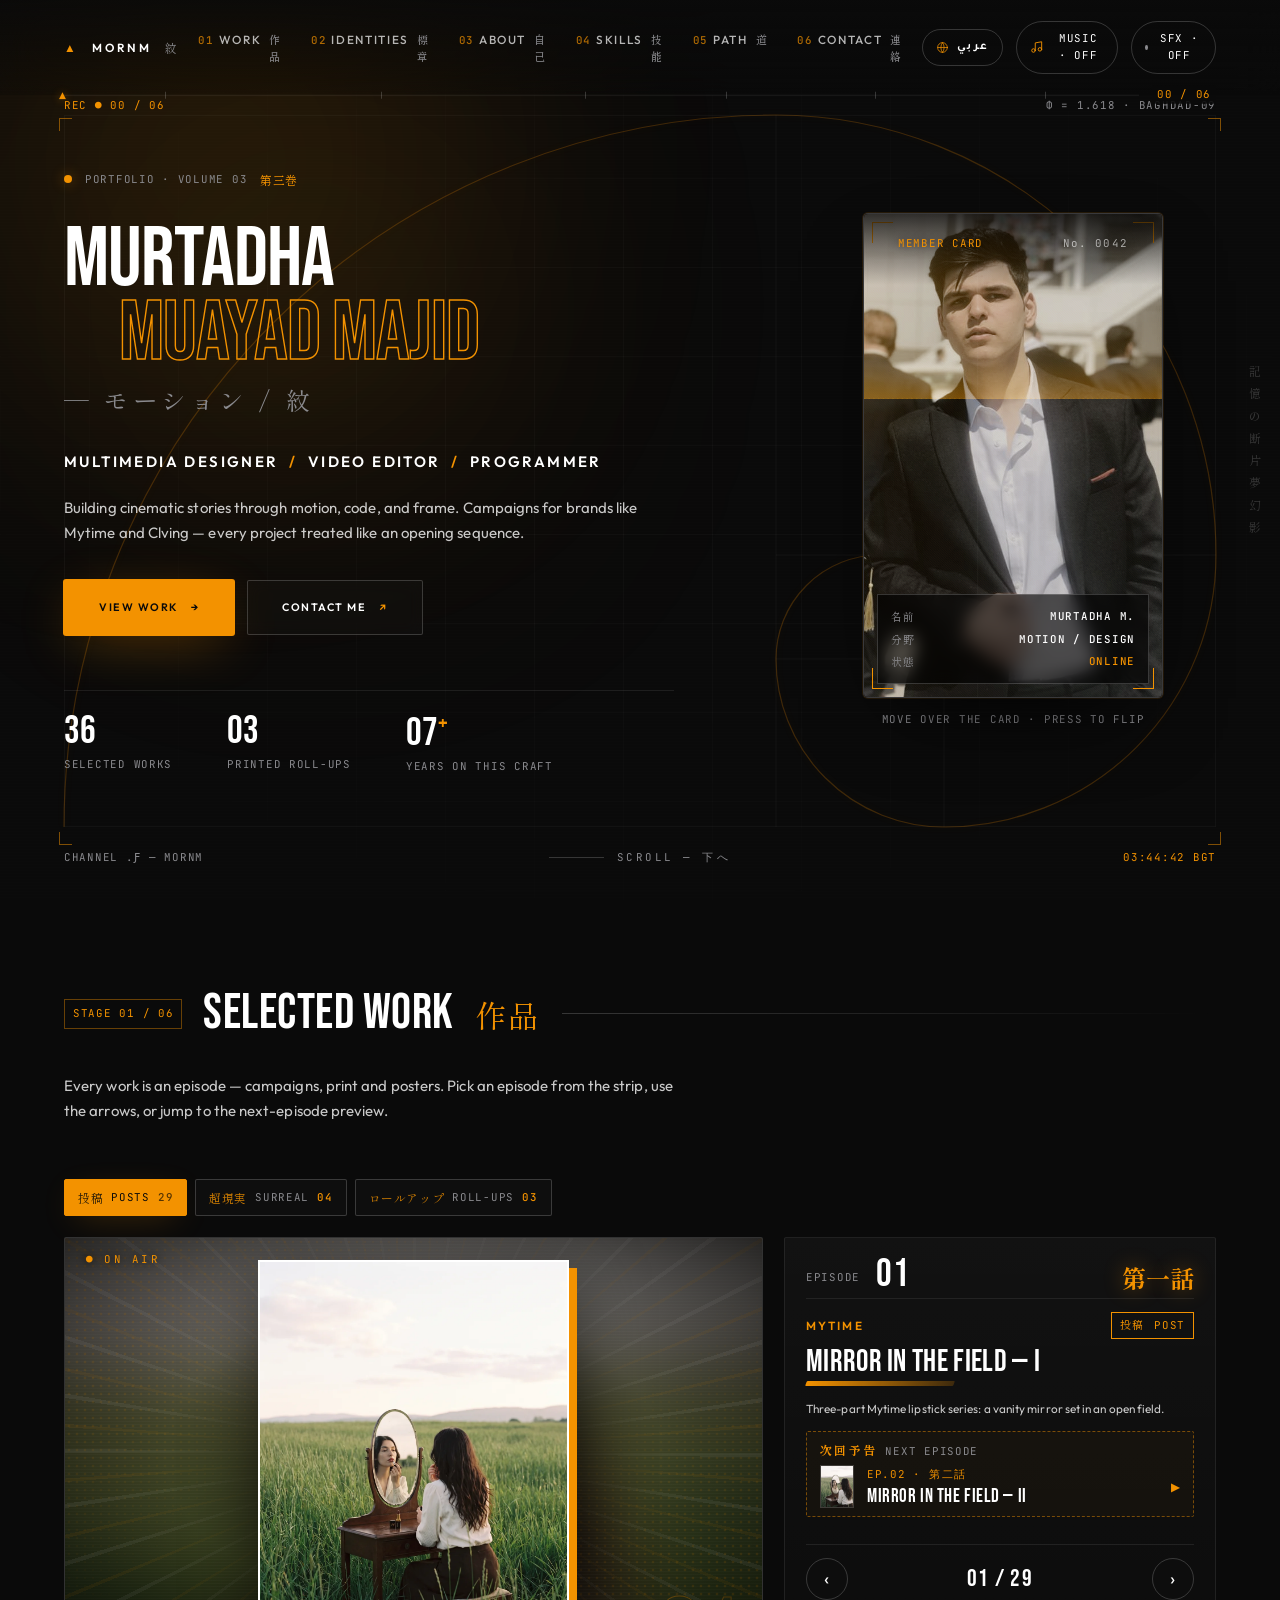
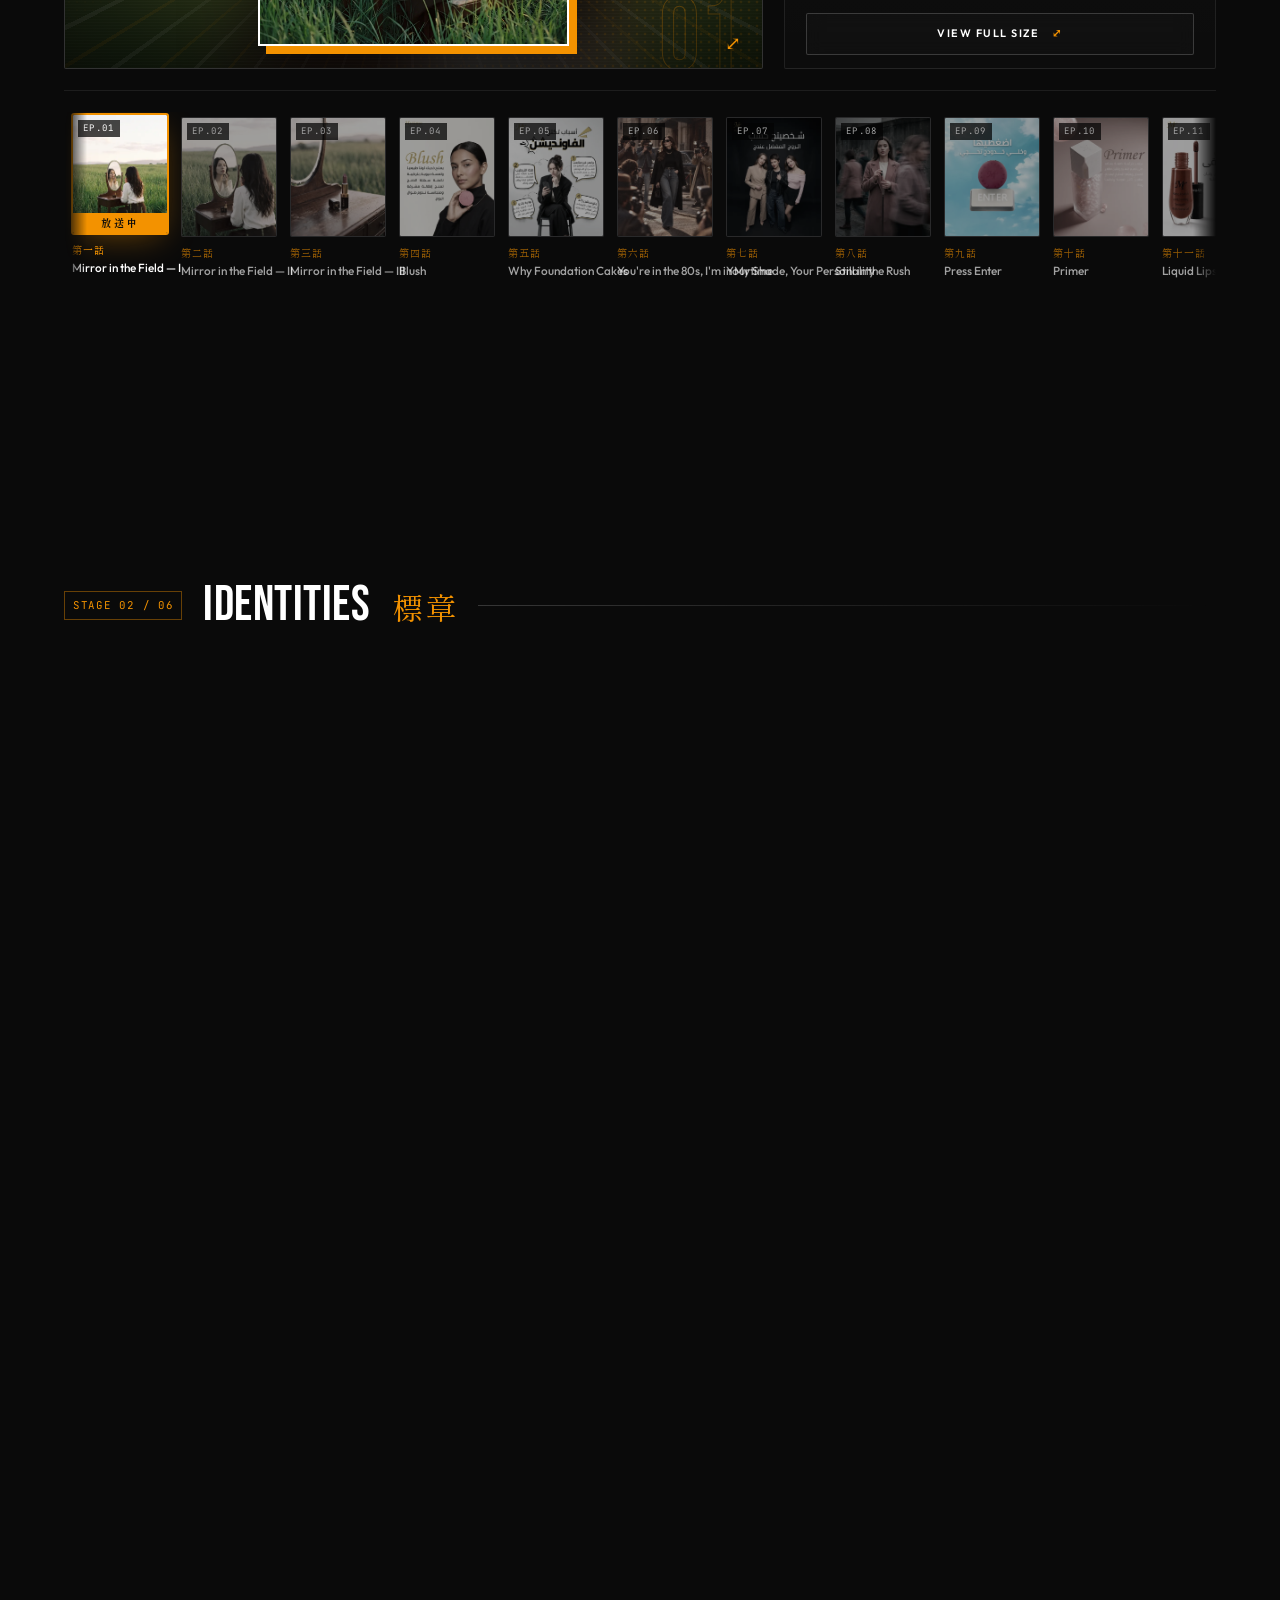
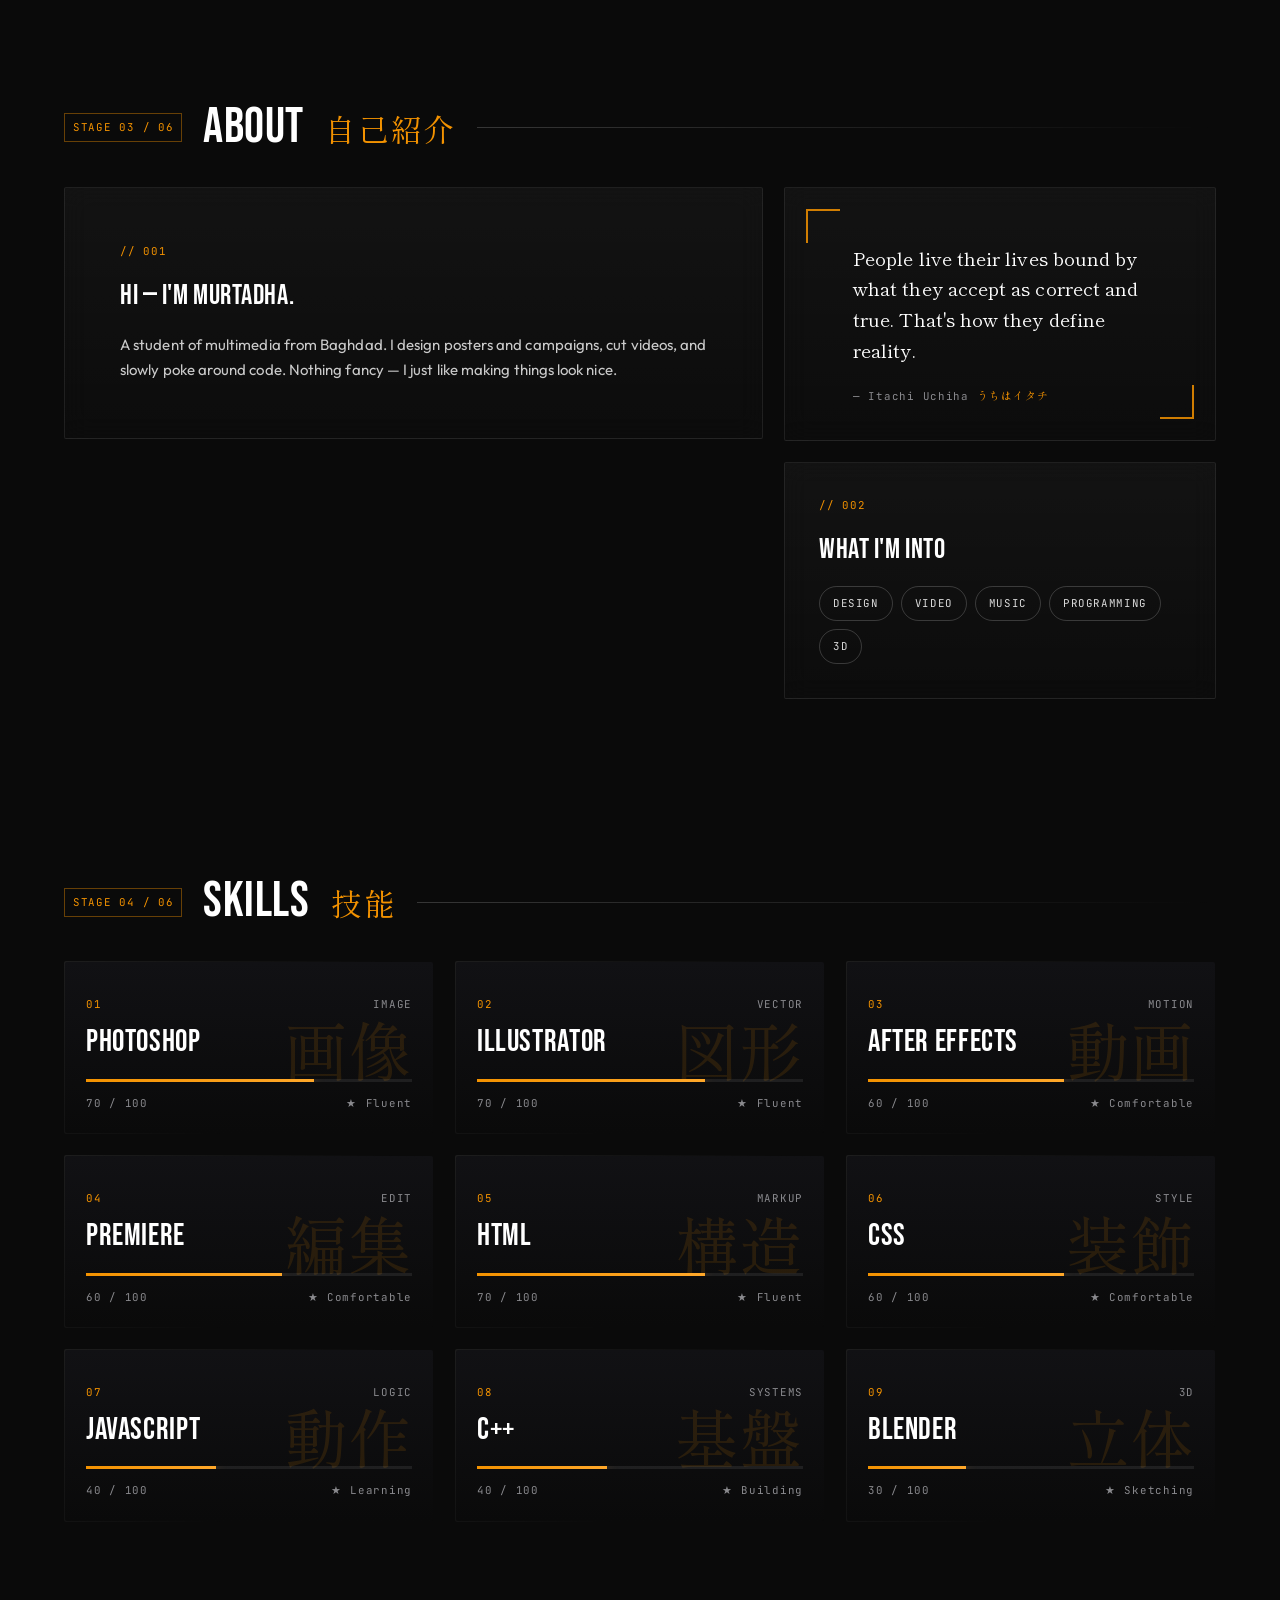
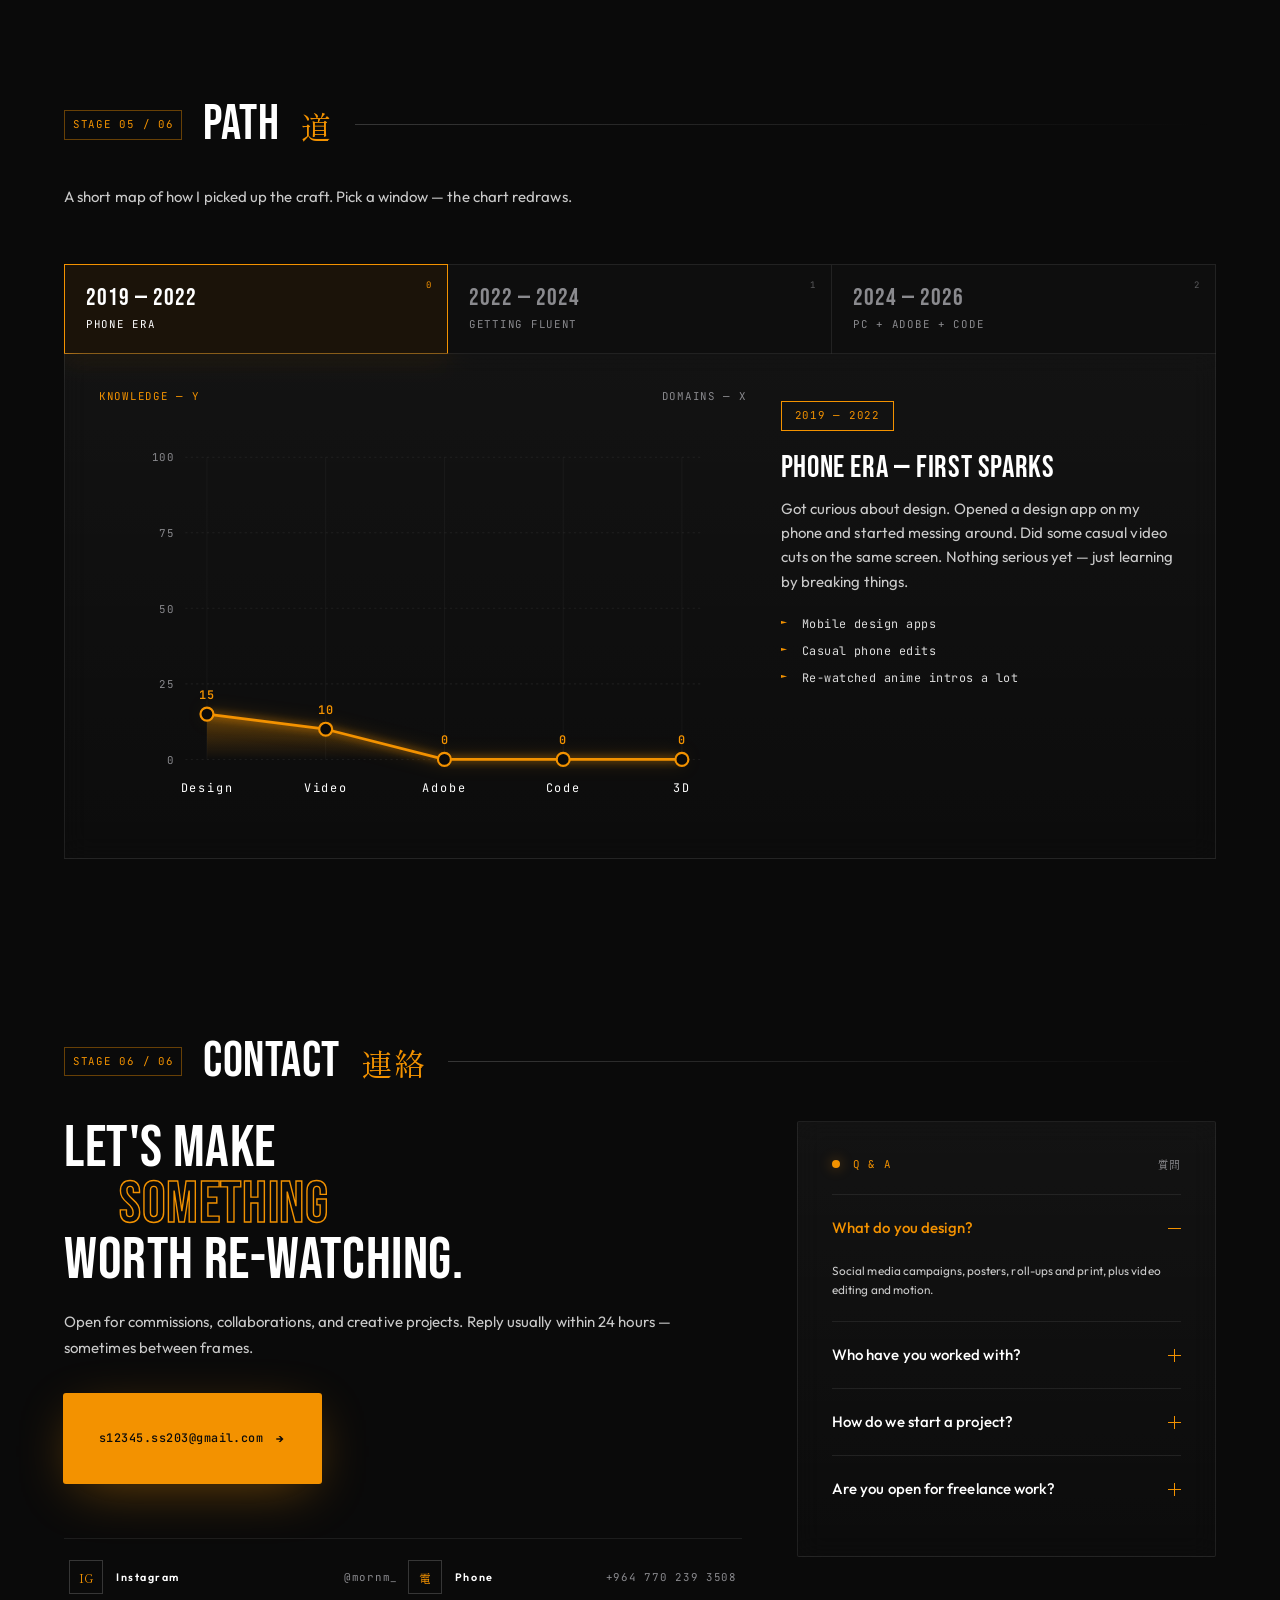
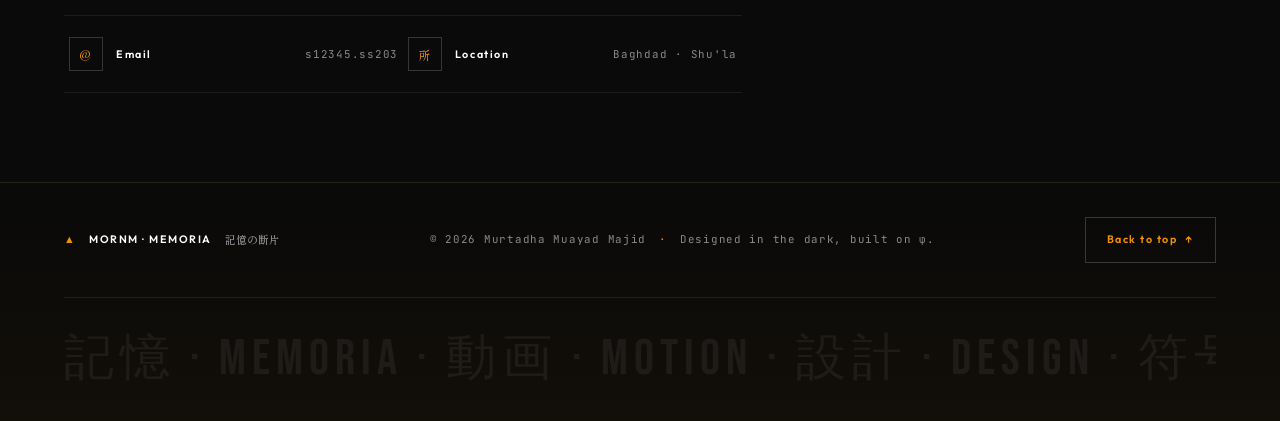
<file: index.html>
<!DOCTYPE html>
<html lang="en" dir="ltr">
<head>
<meta charset="UTF-8" />
<meta name="viewport" content="width=device-width, initial-scale=1.0" />
<title>MEMORIA — Murtadha M. Majid · Multimedia Designer</title>
<meta name="description" content="Cinematic portfolio of Murtadha Muayad Majid — multimedia designer, video editor, and programmer from Baghdad. Campaigns for Mytime and Clving, posters, print and motion. MORNM · 紋." />
<meta name="author" content="Murtadha Muayad Majid" />
<meta name="theme-color" content="#0A0A0A" />

<!-- Favicon -->
<!-- Favicon: MORNM logo, transparent PNG (cream ink for dark browser UI) -->
<link rel="icon" type="image/png" sizes="32x32" href="assets/favicon-32.png" media="(prefers-color-scheme: light)" />
<link rel="icon" type="image/png" sizes="32x32" href="assets/favicon-dark-32.png" media="(prefers-color-scheme: dark)" />
<link rel="icon" type="image/png" sizes="32x32" href="assets/favicon-32.png" />
<link rel="apple-touch-icon" href="assets/favicon-192.png" />

<!-- Preload above-the-fold portrait (smallest variant + responsive set) -->
<link rel="preload" as="image"
      href="assets/profile-480.jpg"
      imagesrcset="assets/profile-480.jpg 480w, assets/profile.jpg 780w"
      imagesizes="(max-width: 600px) 280px, 377px" />

<!-- Open Graph -->
<meta property="og:title" content="MEMORIA — Murtadha M. Majid · Multimedia Designer" />
<meta property="og:description" content="Cinematic portfolio · Campaigns, posters, print and motion. MORNM · 紋" />
<meta property="og:image" content="assets/og-cover.jpg" />
<meta property="og:image:width" content="1200" />
<meta property="og:image:height" content="630" />
<meta property="og:type" content="website" />
<meta property="og:locale" content="en_US" />
<meta property="og:locale:alternate" content="ar_IQ" />

<!-- Twitter Card -->
<meta name="twitter:card" content="summary_large_image" />
<meta name="twitter:title" content="MEMORIA — Murtadha M. Majid" />
<meta name="twitter:description" content="Cinematic portfolio · MORNM · 紋" />
<meta name="twitter:image" content="assets/og-cover.jpg" />

<link rel="preconnect" href="https://fonts.googleapis.com" />
<link rel="preconnect" href="https://fonts.gstatic.com" crossorigin />
<link href="https://fonts.googleapis.com/css2?family=Bebas+Neue&family=Outfit:wght@400;500;600;700&family=Shippori+Mincho:wght@500;700&family=JetBrains+Mono:wght@400;500&family=Tajawal:wght@400;500;700;800&family=Reem+Kufi:wght@500;600;700&display=swap" rel="stylesheet" />

<link rel="stylesheet" href="styles.css?v=14" />

<!-- Structured data -->
<script type="application/ld+json">
{
  "@context": "https://schema.org",
  "@type": "Person",
  "name": "Murtadha Muayad Majid",
  "alternateName": "MORNM",
  "jobTitle": "Multimedia Designer, Video Editor, Programmer",
  "email": "mailto:s12345.ss203@gmail.com",
  "address": { "@type": "PostalAddress", "addressLocality": "Baghdad", "addressCountry": "IQ" },
  "sameAs": ["https://instagram.com/mornm_"],
  "knowsAbout": ["Social media campaigns", "Poster design", "Print design", "Video editing", "Motion graphics", "Adobe Photoshop", "Adobe After Effects", "Adobe Illustrator", "Adobe Premiere Pro", "HTML", "CSS", "JavaScript", "C++", "Blender"]
}
</script>
</head>
<body>

<!-- ::: AMBIENT BACKGROUND ::: -->
<div class="bg-grid" aria-hidden="true"></div>
<div class="bg-scanlines" aria-hidden="true"></div>
<div class="bg-noise" aria-hidden="true"></div>
<div class="bg-glow bg-glow--a" aria-hidden="true"></div>
<div class="bg-glow bg-glow--b" aria-hidden="true"></div>

<!-- Ambient kanji column -->
<div class="kanji-column" aria-hidden="true">
  <span>記</span><span>憶</span><span>の</span><span>断</span><span>片</span><span>夢</span><span>幻</span><span>影</span>
</div>

<!-- Loading boot screen -->
<div class="boot" id="boot">
  <div class="boot__frame">
    <div class="boot__crosshair boot__crosshair--tl"></div>
    <div class="boot__crosshair boot__crosshair--tr"></div>
    <div class="boot__crosshair boot__crosshair--bl"></div>
    <div class="boot__crosshair boot__crosshair--br"></div>
    <div class="boot__label" data-i18n-en="SYS / INIT" data-i18n-ar="النظام / تشغيل">SYS / INIT</div>
    <div class="boot__title">M E M O R I A</div>
    <div class="boot__sub" data-i18n-en="記憶 — Loading visual cortex" data-i18n-ar="記憶 — جارٍ تحميل الذاكرة البصرية">記憶 — Loading visual cortex</div>
    <div class="boot__bar"><div class="boot__bar-fill" id="bootBar"></div></div>
    <div class="boot__status" id="bootStatus">00%</div>
  </div>
</div>

<!-- ::: NAV ::: -->
<header class="nav" id="nav">
  <a href="#hero" class="nav__brand" data-sfx="click">
    <span class="nav__brand-mark">▲</span>
    <span class="nav__brand-text">MORNM</span>
    <span class="nav__brand-jp">紋</span>
  </a>
  <nav class="nav__links" id="navLinks" aria-label="Primary">
    <a href="#work"     data-sfx="hover"><i>01</i> <span data-i18n-en="Work"       data-i18n-ar="الأعمال">Work</span>      <em>作品</em></a>
    <a href="#logos"    data-sfx="hover"><i>02</i> <span data-i18n-en="Identities" data-i18n-ar="الهويات">Identities</span> <em>標章</em></a>
    <a href="#about"    data-sfx="hover"><i>03</i> <span data-i18n-en="About"      data-i18n-ar="عني">About</span>     <em>自己</em></a>
    <a href="#skills"   data-sfx="hover"><i>04</i> <span data-i18n-en="Skills"     data-i18n-ar="المهارات">Skills</span>    <em>技能</em></a>
    <a href="#timeline" data-sfx="hover"><i>05</i> <span data-i18n-en="Path"       data-i18n-ar="المسار">Path</span>      <em>道</em></a>
    <a href="#contact"  data-sfx="hover"><i>06</i> <span data-i18n-en="Contact"    data-i18n-ar="تواصل">Contact</span>   <em>連絡</em></a>
  </nav>
  <div class="nav__right">
    <button class="nav__lang" id="langToggle" data-sfx="click" aria-label="Toggle language">
      <svg class="nav__lang-icon" viewBox="0 0 24 24" fill="none" stroke="currentColor" stroke-width="1.4" stroke-linecap="round" stroke-linejoin="round" aria-hidden="true">
        <circle cx="12" cy="12" r="9"/>
        <path d="M3 12h18"/>
        <path d="M12 3a14 14 0 0 1 0 18"/>
        <path d="M12 3a14 14 0 0 0 0 18"/>
      </svg>
      <span class="nav__lang-text" id="langText">عربي</span>
    </button>
    <button class="nav__music" id="musicToggle" data-sfx="click" aria-label="Toggle music" aria-pressed="false">
      <svg class="nav__music-icon" viewBox="0 0 24 24" fill="none" stroke="currentColor" stroke-width="1.6" stroke-linecap="round" stroke-linejoin="round" aria-hidden="true"><path d="M9 18V5l11-2v13"/><circle cx="6" cy="18" r="3"/><circle cx="17" cy="16" r="3"/></svg>
      <span class="nav__music-eq" aria-hidden="true"><i></i><i></i><i></i><i></i></span>
      <span class="nav__music-text">MUSIC · OFF</span>
    </button>
    <button class="nav__sound is-off" id="soundToggle" data-sfx="click" aria-label="Toggle sound" aria-pressed="false">
      <span class="nav__sound-dot"></span>
      <span class="nav__sound-text">SFX · OFF</span>
    </button>
  </div>
  <button class="nav__burger" id="burger" aria-label="Open menu" aria-expanded="false" aria-controls="navLinks">
    <span></span><span></span><span></span>
  </button>

  <!-- Scroll progress: fill + ▲ marker + one tick per stage -->
  <div class="progress" aria-hidden="true">
    <div class="progress__track" id="progressTrack">
      <div class="progress__fill" id="progressFill"></div>
      <span class="progress__mark" id="progressMark">▲</span>
    </div>
    <span class="progress__stage" id="progressStage">00 / 06</span>
  </div>
</header>

<main>
<!-- ::: HERO ::: -->
<section class="hero" id="hero">
  <!-- HUD frame -->
  <div class="hud" aria-hidden="true">
    <span class="hud__tag hud__tag--tl">REC ● 00 / 06</span>
    <span class="hud__tag hud__tag--tr">φ = 1.618 · BAGHDAD-09</span>
    <span class="hud__tag hud__tag--bl">CHANNEL .ƒ — MORNM</span>
    <span class="hud__tag hud__tag--br" id="hudClock">--:--:--</span>
    <span class="hud__cross hud__cross--tl"></span>
    <span class="hud__cross hud__cross--tr"></span>
    <span class="hud__cross hud__cross--bl"></span>
    <span class="hud__cross hud__cross--br"></span>
  </div>

  <div class="hero__inner">
    <!-- Golden spiral: its first square edge sits exactly on the 61.8% column split -->
    <svg class="hero__spiral" viewBox="0 0 1618 1000" preserveAspectRatio="xMidYMid meet" aria-hidden="true">
      <g class="hero__spiral-grid">
        <rect x="0.5" y="0.5" width="1617" height="999"/>
        <line x1="1000" y1="0" x2="1000" y2="1000"/>
        <line x1="1000" y1="618" x2="1618" y2="618"/>
        <line x1="1236" y1="618" x2="1236" y2="1000"/>
        <line x1="1000" y1="764" x2="1236" y2="764"/>
        <line x1="1146" y1="618" x2="1146" y2="764"/>
        <line x1="1146" y1="708" x2="1236" y2="708"/>
        <line x1="1180" y1="708" x2="1180" y2="764"/>
      </g>
      <path class="hero__spiral-path" d="M0 1000 A1000 1000 0 0 1 1000 0 A618 618 0 0 1 1618 618 A382 382 0 0 1 1236 1000 A236 236 0 0 1 1000 764 A146 146 0 0 1 1146 618 A90 90 0 0 1 1236 708 A56 56 0 0 1 1180 764 A34 34 0 0 1 1146 730 A22 22 0 0 1 1168 708 A12 12 0 0 1 1180 720"/>
    </svg>

    <div class="hero__left">
      <div class="hero__meta reveal">
        <span class="dot"></span>
        <span data-i18n-en="Portfolio · Volume 03" data-i18n-ar="معرض الأعمال · المجلّد الثالث">Portfolio · Volume 03</span>
        <em class="hero__meta-jp">第三巻</em>
      </div>

      <h1 class="hero__title">
        <span class="hero__line"><span class="reveal-text" data-delay="0.1"><span data-i18n-en="MURTADHA"  data-i18n-ar="مرتضى">MURTADHA</span></span></span>
        <span class="hero__line hero__line--alt"><span class="reveal-text" data-delay="0.25"><span data-i18n-en="MUAYAD MAJID" data-i18n-ar="مؤيد مجيد">MUAYAD MAJID</span></span></span>
        <span class="hero__line hero__line--small"><span class="reveal-text" data-delay="0.4">— モーション / 紋</span></span>
      </h1>

      <p class="hero__role reveal" data-delay="0.55"
         data-i18n-en="Multimedia Designer <span class='sep'>/</span> Video Editor <span class='sep'>/</span> Programmer"
         data-i18n-ar="مصمم وسائط متعددة <span class='sep'>/</span> مونتير فيديو <span class='sep'>/</span> مبرمج">
        Multimedia Designer <span class="sep">/</span> Video Editor <span class="sep">/</span> Programmer
      </p>

      <p class="hero__tagline reveal" data-delay="0.7"
         data-i18n-en="Building cinematic stories through motion, code, and frame. Campaigns for brands like Mytime and Clving — every project treated like an opening sequence."
         data-i18n-ar="أصنع حكايات سينمائية بالحركة والكود والإطار. حملات لعلامات مثل Mytime و Clving — وكل مشروع أتعامل معه كأنه افتتاحية فيلم.">
        Building cinematic stories through motion, code, and frame. Campaigns for brands like
        Mytime and Clving — every project treated like an opening sequence.
      </p>

      <div class="hero__cta reveal" data-delay="0.85">
        <a href="#work" class="btn btn--primary" data-sfx="click">
          <span class="btn__label" data-i18n-en="View Work" data-i18n-ar="شاهد الأعمال">View Work</span>
          <span class="btn__arrow">→</span>
        </a>
        <a href="#contact" class="btn btn--ghost" data-sfx="click">
          <span class="btn__label" data-i18n-en="Contact Me" data-i18n-ar="تواصل معي">Contact Me</span>
          <span class="btn__arrow">↗</span>
        </a>
      </div>

      <div class="hero__stats reveal" data-delay="1.0">
        <div class="stat">
          <span class="stat__num">36</span>
          <span class="stat__label" data-i18n-en="Selected works" data-i18n-ar="عمل مختار">Selected works</span>
        </div>
        <div class="stat">
          <span class="stat__num">03</span>
          <span class="stat__label" data-i18n-en="Printed roll-ups" data-i18n-ar="رول أب مطبوع">Printed roll-ups</span>
        </div>
        <div class="stat">
          <span class="stat__num">07<em>+</em></span>
          <span class="stat__label" data-i18n-en="Years on this craft" data-i18n-ar="سنوات في المجال">Years on this craft</span>
        </div>
      </div>
    </div>

    <!-- Member card: golden rectangle (1 : 1.618), tilts + flips -->
    <div class="hero__right reveal" data-delay="0.4">
      <div class="idcard" id="idcard" tabindex="0" role="button" aria-pressed="false"
           aria-label="Member card — press to flip" data-sfx-target>
        <div class="idcard__inner">

          <!-- FRONT -->
          <div class="idcard__face idcard__face--front">
            <div class="portrait__bg"></div>
            <div class="portrait__figure" aria-hidden="true">
              <img class="portrait__photo"
                   src="assets/profile-480.jpg"
                   srcset="assets/profile-480.jpg 480w, assets/profile.jpg 780w"
                   sizes="(max-width: 600px) 280px, 377px"
                   data-fullsrc="assets/profile.jpg"
                   alt=""
                   fetchpriority="high"
                   decoding="async" />
              <div class="portrait__duotone"></div>
              <svg class="portrait__hud-svg" viewBox="0 0 377 610" xmlns="http://www.w3.org/2000/svg" preserveAspectRatio="xMidYMid slice">
                <defs>
                  <pattern id="lines" width="3" height="3" patternUnits="userSpaceOnUse">
                    <path d="M0 0 L3 3" stroke="#F39200" stroke-opacity="0.2" stroke-width="0.4"/>
                  </pattern>
                </defs>
                <rect width="377" height="610" fill="url(#lines)" opacity="0.6"/>
                <line x1="0" y1="233" x2="377" y2="233" stroke="#F39200" stroke-opacity="0.18" stroke-dasharray="2 4"/>
                <line x1="144" y1="0" x2="144" y2="610" stroke="#FFFFFF" stroke-opacity="0.05"/>
              </svg>
            </div>
            <div class="portrait__scan"></div>
            <div class="idcard__holo" aria-hidden="true"></div>

            <div class="idcard__top">
              <span data-i18n-en="MEMBER CARD" data-i18n-ar="بطاقة عضوية">MEMBER CARD</span>
              <span class="idcard__no">No. 0042</span>
            </div>

            <div class="portrait__corner portrait__corner--tl"></div>
            <div class="portrait__corner portrait__corner--tr"></div>
            <div class="portrait__corner portrait__corner--bl"></div>
            <div class="portrait__corner portrait__corner--br"></div>

            <div class="portrait__tag">
              <div class="portrait__tag-row">
                <span>名前</span><strong data-i18n-en="MURTADHA M." data-i18n-ar="مرتضى م.">MURTADHA M.</strong>
              </div>
              <div class="portrait__tag-row">
                <span>分野</span><strong data-i18n-en="MOTION / DESIGN" data-i18n-ar="موشن / تصميم">MOTION / DESIGN</strong>
              </div>
              <div class="portrait__tag-row">
                <span>状態</span><strong class="ok" data-i18n-en="ONLINE" data-i18n-ar="متصل">ONLINE</strong>
              </div>
            </div>
          </div>

          <!-- BACK -->
          <div class="idcard__face idcard__face--back">
            <div class="idcard__top">
              <span data-i18n-en="MEMBER DATA" data-i18n-ar="بيانات العضو">MEMBER DATA</span>
              <span class="idcard__no">No. 0042</span>
            </div>
            <div class="idcard__kanji" aria-hidden="true">紋</div>
            <dl class="idcard__data">
              <div><dt data-i18n-en="Name" data-i18n-ar="الاسم">Name</dt>
                   <dd data-i18n-en="Murtadha Muayad Majid" data-i18n-ar="مرتضى مؤيد مجيد">Murtadha Muayad Majid</dd></div>
              <div><dt data-i18n-en="Alias" data-i18n-ar="اللقب">Alias</dt><dd>MORNM · 紋</dd></div>
              <div><dt data-i18n-en="Role" data-i18n-ar="المجال">Role</dt>
                   <dd data-i18n-en="Multimedia designer" data-i18n-ar="مصمم وسائط متعددة">Multimedia designer</dd></div>
              <div><dt data-i18n-en="Base" data-i18n-ar="المدينة">Base</dt>
                   <dd data-i18n-en="Baghdad, Iraq" data-i18n-ar="بغداد، العراق">Baghdad, Iraq</dd></div>
              <div><dt data-i18n-en="Clients" data-i18n-ar="العملاء">Clients</dt><dd>Mytime · Clving · Elaka</dd></div>
              <div><dt data-i18n-en="Main tools" data-i18n-ar="الأدوات">Main tools</dt><dd>Ps · Ai · Ae · Pr</dd></div>
              <div><dt data-i18n-en="Status" data-i18n-ar="الحالة">Status</dt>
                   <dd class="ok" data-i18n-en="Open for work" data-i18n-ar="متاح للعمل">Open for work</dd></div>
            </dl>
            <div class="idcard__barcode" aria-hidden="true"></div>
            <div class="idcard__sign">MORNM — φ 1.618</div>
          </div>

        </div>
      </div>
      <p class="idcard__hint" data-i18n-en="Move over the card · press to flip" data-i18n-ar="حرّك الماوس فوق الكارت · اضغط لتقلبه">Move over the card · press to flip</p>
    </div>
  </div>

  <a class="hero__scroll" href="#work" data-sfx="click" aria-label="Scroll to work">
    <span class="hero__scroll-line"></span>
    <span class="hero__scroll-text" data-i18n-en="SCROLL — 下へ" data-i18n-ar="مرّر للأسفل — 下へ">SCROLL — 下へ</span>
  </a>
</section>

<!-- ::: WORK — film reel ::: -->
<section class="section section--work" id="work" data-stage="1">
  <header class="section__head">
    <span class="section__no">STAGE 01 / 06</span>
    <h2 class="section__title"><span data-i18n-en="Selected Work" data-i18n-ar="أعمال مختارة">Selected Work</span> <em>作品</em></h2>
    <span class="section__line"></span>
  </header>

  <p class="section__lead reveal-up"
     data-i18n-en="Every work is an episode — campaigns, print and posters. Pick an episode from the strip, use the arrows, or jump to the next-episode preview."
     data-i18n-ar="كل عمل حلقة — حملات ومطبوعات وبوسترات. اختر حلقة من الشريط، أو استخدم الأسهم، أو انتقل من معاينة الحلقة القادمة.">
    Every work is an episode — campaigns, print and posters. Pick an episode from the strip, use the arrows, or jump to the next-episode preview.
  </p>

  <div class="reel reveal-up" id="reel">
    <div class="reel__filters" role="toolbar" aria-label="Filter works">
      <button class="reel__chip is-active" type="button" data-filter="post" aria-pressed="true" data-sfx="click">
        <i>投稿</i><span data-i18n-en="POSTS" data-i18n-ar="بوستات">POSTS</span> <em data-count="post">00</em>
      </button>
      <button class="reel__chip" type="button" data-filter="surreal" aria-pressed="false" data-sfx="click">
        <i>超現実</i><span data-i18n-en="SURREAL" data-i18n-ar="سريالي">SURREAL</span> <em data-count="surreal">00</em>
      </button>
      <button class="reel__chip" type="button" data-filter="rollup" aria-pressed="false" data-sfx="click">
        <i>ロールアップ</i><span data-i18n-en="ROLL-UPS" data-i18n-ar="رول أب">ROLL-UPS</span> <em data-count="rollup">00</em>
      </button>
    </div>

    <div class="reel__stage">
      <button class="reel__screen" type="button" id="reelScreen" aria-label="View full size">
        <span class="reel__backdrop" id="reelBackdrop" aria-hidden="true"></span>
        <!-- manga focus lines (集中線) + halftone behind the episode -->
        <span class="reel__lines" aria-hidden="true"></span>
        <span class="reel__halftone" aria-hidden="true"></span>
        <span class="reel__ep-big" id="reelEpBig" aria-hidden="true">01</span>
        <img class="reel__img" id="reelImg" alt="" decoding="async" />
        <span class="reel__hud reel__hud--tl" aria-hidden="true">● ON AIR</span>
        <span class="reel__hud reel__hud--br" aria-hidden="true">⤢</span>
        <!-- eyecatch wipe between episodes -->
        <span class="reel__wipe" aria-hidden="true"><i></i><i></i><i></i><b id="reelWipeText">第一話</b></span>
      </button>

      <aside class="reel__info" id="reelInfo" aria-live="polite">
        <div class="reel__ep">
          <span class="reel__ep-label"><span data-i18n-en="EPISODE" data-i18n-ar="الحلقة">EPISODE</span> <b id="reelEpNo">01</b></span>
          <span class="reel__ep-jp" id="reelEpJp">第一話</span>
        </div>
        <div class="reel__meta">
          <span class="reel__client" id="reelClient">Mytime</span>
          <span class="reel__cat" id="reelCat">CAMPAIGN</span>
        </div>
        <h3 class="reel__title" id="reelTitle">—</h3>
        <p class="reel__desc" id="reelDesc"></p>

        <button class="reel__next-ep" type="button" id="reelNextEp" data-sfx="click">
          <span class="reel__next-head">
            <em>次回予告</em>
            <span data-i18n-en="Next episode" data-i18n-ar="الحلقة القادمة">Next episode</span>
          </span>
          <span class="reel__next-body">
            <img id="reelNextImg" alt="" decoding="async" />
            <span class="reel__next-text">
              <span class="reel__next-no" id="reelNextNo">EP.02</span>
              <span class="reel__next-title" id="reelNextTitle">—</span>
            </span>
            <span class="reel__next-arrow" aria-hidden="true">▶</span>
          </span>
        </button>

        <div class="reel__controls">
          <button class="reel__nav reel__nav--prev" type="button" id="reelPrev" aria-label="Previous work" data-sfx="click">‹</button>
          <span class="reel__count" id="reelCount">01 / 32</span>
          <button class="reel__nav reel__nav--next" type="button" id="reelNext" aria-label="Next work" data-sfx="click">›</button>
        </div>
        <button class="btn reel__zoom" type="button" id="reelZoom" data-sfx="click">
          <span class="btn__label" data-i18n-en="View full size" data-i18n-ar="عرض بالحجم الكامل">View full size</span>
          <span class="btn__arrow">⤢</span>
        </button>
      </aside>
    </div>

    <div class="reel__strip" id="reelStrip">
      <ol class="reel__track" id="reelTrack" role="listbox" aria-label="Works"></ol>
    </div>
  </div>

  <div class="reel__more reveal-up">
    <a class="btn btn--primary" href="posters.html" data-sfx="click">
      <span class="btn__label" data-i18n-en="Open Full Archive" data-i18n-ar="افتح الأرشيف الكامل">Open Full Archive</span>
      <span class="btn__arrow">→</span>
    </a>
    <span class="reel__note" data-i18n-en="All 36 episodes in one gallery" data-i18n-ar="كل الحلقات الـ36 في معرض واحد">All 36 episodes in one gallery</span>
  </div>
</section>

<!-- ::: IDENTITIES — logo showcase ::: -->
<section class="section section--logos" id="logos" data-stage="2">
  <header class="section__head">
    <span class="section__no">STAGE 02 / 06</span>
    <h2 class="section__title"><span data-i18n-en="Identities" data-i18n-ar="الهويات">Identities</span> <em>標章</em></h2>
    <span class="section__line"></span>
  </header>

  <p class="section__lead reveal-up"
     data-i18n-en="Logos and visual identities — marks built to be remembered. Pick a logo to put it on the stage, then switch the stage between black and white."
     data-i18n-ar="شعارات وهويات بصرية — علامات مصممة لتبقى في الذاكرة. اختر شعارًا ليظهر على المنصة، وبدّل المنصة بين الأسود والأبيض.">
    Logos and visual identities — marks built to be remembered. Pick a logo to put it on the stage, then switch the stage between black and white.
  </p>

  <!-- marquee: every logo, slowly sliding; pressing one puts it on the stage -->
  <div class="logos reveal-up">
    <div class="logos__marquee">
      <div class="logos__track" id="logoTrack"></div>
    </div>
  </div>

  <div class="marks reveal-up" id="marks">
    <div class="marks__stage">
      <div class="marks__canvas" id="marksCanvas">
        <!-- construction grid: golden circles (r, r/φ, r/φ²) and axes, redrawn on every change -->
        <svg class="marks__grid" viewBox="0 0 1618 1000" preserveAspectRatio="xMidYMid meet" aria-hidden="true">
          <line x1="0" y1="500" x2="1618" y2="500"/>
          <line x1="809" y1="0" x2="809" y2="1000"/>
          <line x1="309" y1="0" x2="309" y2="1000"/>
          <line x1="1309" y1="0" x2="1309" y2="1000"/>
          <circle class="marks__ring" cx="809" cy="500" r="420"/>
          <circle cx="809" cy="500" r="260"/>
          <circle cx="809" cy="500" r="160"/>
          <rect x="389" y="80" width="840" height="840"/>
        </svg>
        <img class="marks__img" id="marksImg" alt="" decoding="async" />
        <span class="marks__tag marks__tag--tl" id="marksNo">MARK 01 / 06</span>
        <span class="marks__tag marks__tag--tr">1 : 1.618</span>
        <span class="marks__tag marks__tag--bl" id="marksMode">MONO · WHITE</span>
        <span class="marks__corner marks__corner--tl" aria-hidden="true"></span>
        <span class="marks__corner marks__corner--tr" aria-hidden="true"></span>
        <span class="marks__corner marks__corner--bl" aria-hidden="true"></span>
        <span class="marks__corner marks__corner--br" aria-hidden="true"></span>
      </div>
      <div class="marks__tools" role="group" aria-label="Stage colour">
        <button class="marks__tool is-active" type="button" data-bg="dark" aria-pressed="true" data-sfx="click">
          <i class="marks__swatch marks__swatch--dark"></i><span data-i18n-en="Black" data-i18n-ar="أسود">Black</span>
        </button>
        <button class="marks__tool" type="button" data-bg="light" aria-pressed="false" data-sfx="click">
          <i class="marks__swatch marks__swatch--light"></i><span data-i18n-en="White" data-i18n-ar="أبيض">White</span>
        </button>
      </div>
    </div>

    <aside class="marks__info" aria-live="polite">
      <div class="marks__kicker"><span class="marks__no" id="marksIndex">01</span><em>標章</em></div>
      <h3 class="marks__name" id="marksName">—</h3>
      <div class="marks__type" id="marksType"></div>
      <dl class="marks__facts">
        <div><dt data-i18n-en="Client" data-i18n-ar="الجهة">Client</dt><dd id="marksAbout"></dd></div>
        <div><dt data-i18n-en="Idea" data-i18n-ar="الفكرة">Idea</dt><dd id="marksIdea"></dd></div>
      </dl>
      <ol class="marks__list" id="marksList" aria-label="Logos"></ol>
    </aside>
  </div>
</section>

<!-- ::: ABOUT ::: -->
<section class="section section--about" id="about" data-stage="3">
  <header class="section__head">
    <span class="section__no">STAGE 03 / 06</span>
    <h2 class="section__title"><span data-i18n-en="About" data-i18n-ar="عني">About</span> <em>自己紹介</em></h2>
    <span class="section__line"></span>
  </header>

  <div class="about">
    <article class="about__main glass reveal-up">
      <div class="about__card-no">// 001</div>
      <h3 class="about__card-title"
          data-i18n-en="Hi — I'm Murtadha."
          data-i18n-ar="مرحبًا — أنا مرتضى.">Hi — I'm Murtadha.</h3>
      <p data-i18n-en="A student of multimedia from Baghdad. I design posters and campaigns, cut videos, and slowly poke around code. Nothing fancy — I just like making things look nice."
         data-i18n-ar="طالب وسائط متعددة من بغداد. أصمم البوسترات والحملات، وأعمل مونتاج الفيديو، وأستكشف البرمجة على مهل. لا شيء خارق — فقط أحب أن تبدو الأشياء جميلة.">
        A student of multimedia from Baghdad. I design posters and campaigns, cut videos, and slowly poke around code.
        Nothing fancy — I just like making things look nice.
      </p>
    </article>

    <div class="about__side">
      <!-- quote card: corners drawn with logical borders, so they flip with RTL and never sit on the text -->
      <figure class="about__card about__card--quote glass reveal-up" data-delay="0.15">
        <span class="quote-corner quote-corner--start" aria-hidden="true"></span>
        <span class="quote-corner quote-corner--end" aria-hidden="true"></span>
        <blockquote>
          <p data-i18n-en="People live their lives bound by what they accept as correct and true. That's how they define reality."
             data-i18n-ar="يعيش الناس حياتهم مقيّدين بما يقبلونه على أنه صحيح وحقيقي. هكذا يعرّفون الواقع.">
            People live their lives bound by what they accept as correct and true. That's how they define reality.
          </p>
        </blockquote>
        <figcaption class="about__card-sign">
          <span data-i18n-en="— Itachi Uchiha" data-i18n-ar="— إيتاتشي أوتشيها">— Itachi Uchiha</span>
          <em>うちはイタチ</em>
        </figcaption>
      </figure>

      <article class="about__card about__card--tags glass reveal-up" data-delay="0.3">
        <div class="about__card-no">// 002</div>
        <h3 class="about__card-title"
            data-i18n-en="What I'm into"
            data-i18n-ar="اهتماماتي">What I'm into</h3>
        <div class="chips">
          <span class="chip" data-i18n-en="Design"      data-i18n-ar="التصميم">Design</span>
          <span class="chip" data-i18n-en="Video"       data-i18n-ar="الفيديو">Video</span>
          <span class="chip" data-i18n-en="Music"       data-i18n-ar="الموسيقى">Music</span>
          <span class="chip" data-i18n-en="Programming" data-i18n-ar="البرمجة">Programming</span>
          <span class="chip">3D</span>
        </div>
      </article>
    </div>
  </div>
</section>

<!-- ::: SKILLS ::: -->
<section class="section section--skills" id="skills" data-stage="4">
  <header class="section__head">
    <span class="section__no">STAGE 04 / 06</span>
    <h2 class="section__title"><span data-i18n-en="Skills" data-i18n-ar="المهارات">Skills</span> <em>技能</em></h2>
    <span class="section__line"></span>
  </header>

  <div class="skills__grid">

    <article class="skill reveal-up" data-sfx-target>
      <div class="skill__inner">
        <div class="skill__head">
          <span class="skill__no">01</span>
          <span class="skill__cat" data-i18n-en="Image" data-i18n-ar="صورة">Image</span>
        </div>
        <h3 class="skill__name">Photoshop</h3>
        <div class="skill__jp">画像</div>
        <div class="skill__bar"><span style="--lvl:70%"></span></div>
        <div class="skill__meta"><span>70 / 100</span><span data-i18n-en="★ Fluent" data-i18n-ar="★ متقدّم">★ Fluent</span></div>
      </div>
    </article>

    <article class="skill reveal-up" data-delay="0.05" data-sfx-target>
      <div class="skill__inner">
        <div class="skill__head">
          <span class="skill__no">02</span>
          <span class="skill__cat" data-i18n-en="Vector" data-i18n-ar="فيكتور">Vector</span>
        </div>
        <h3 class="skill__name">Illustrator</h3>
        <div class="skill__jp">図形</div>
        <div class="skill__bar"><span style="--lvl:70%"></span></div>
        <div class="skill__meta"><span>70 / 100</span><span data-i18n-en="★ Fluent" data-i18n-ar="★ متقدّم">★ Fluent</span></div>
      </div>
    </article>

    <article class="skill reveal-up" data-delay="0.10" data-sfx-target>
      <div class="skill__inner">
        <div class="skill__head">
          <span class="skill__no">03</span>
          <span class="skill__cat" data-i18n-en="Motion" data-i18n-ar="موشن">Motion</span>
        </div>
        <h3 class="skill__name">After Effects</h3>
        <div class="skill__jp">動画</div>
        <div class="skill__bar"><span style="--lvl:60%"></span></div>
        <div class="skill__meta"><span>60 / 100</span><span data-i18n-en="★ Comfortable" data-i18n-ar="★ جيد">★ Comfortable</span></div>
      </div>
    </article>

    <article class="skill reveal-up" data-delay="0.15" data-sfx-target>
      <div class="skill__inner">
        <div class="skill__head">
          <span class="skill__no">04</span>
          <span class="skill__cat" data-i18n-en="Edit" data-i18n-ar="مونتاج">Edit</span>
        </div>
        <h3 class="skill__name">Premiere</h3>
        <div class="skill__jp">編集</div>
        <div class="skill__bar"><span style="--lvl:60%"></span></div>
        <div class="skill__meta"><span>60 / 100</span><span data-i18n-en="★ Comfortable" data-i18n-ar="★ جيد">★ Comfortable</span></div>
      </div>
    </article>

    <article class="skill reveal-up" data-delay="0.20" data-sfx-target>
      <div class="skill__inner">
        <div class="skill__head">
          <span class="skill__no">05</span>
          <span class="skill__cat" data-i18n-en="Markup" data-i18n-ar="ترميز">Markup</span>
        </div>
        <h3 class="skill__name">HTML</h3>
        <div class="skill__jp">構造</div>
        <div class="skill__bar"><span style="--lvl:70%"></span></div>
        <div class="skill__meta"><span>70 / 100</span><span data-i18n-en="★ Fluent" data-i18n-ar="★ متقدّم">★ Fluent</span></div>
      </div>
    </article>

    <article class="skill reveal-up" data-delay="0.25" data-sfx-target>
      <div class="skill__inner">
        <div class="skill__head">
          <span class="skill__no">06</span>
          <span class="skill__cat" data-i18n-en="Style" data-i18n-ar="تنسيق">Style</span>
        </div>
        <h3 class="skill__name">CSS</h3>
        <div class="skill__jp">装飾</div>
        <div class="skill__bar"><span style="--lvl:60%"></span></div>
        <div class="skill__meta"><span>60 / 100</span><span data-i18n-en="★ Comfortable" data-i18n-ar="★ جيد">★ Comfortable</span></div>
      </div>
    </article>

    <article class="skill reveal-up" data-delay="0.30" data-sfx-target>
      <div class="skill__inner">
        <div class="skill__head">
          <span class="skill__no">07</span>
          <span class="skill__cat" data-i18n-en="Logic" data-i18n-ar="منطق">Logic</span>
        </div>
        <h3 class="skill__name">JavaScript</h3>
        <div class="skill__jp">動作</div>
        <div class="skill__bar"><span style="--lvl:40%"></span></div>
        <div class="skill__meta"><span>40 / 100</span><span data-i18n-en="★ Learning" data-i18n-ar="★ أتعلّم">★ Learning</span></div>
      </div>
    </article>

    <article class="skill reveal-up" data-delay="0.35" data-sfx-target>
      <div class="skill__inner">
        <div class="skill__head">
          <span class="skill__no">08</span>
          <span class="skill__cat" data-i18n-en="Systems" data-i18n-ar="أنظمة">Systems</span>
        </div>
        <h3 class="skill__name"><bdi>C++</bdi></h3>
        <div class="skill__jp">基盤</div>
        <div class="skill__bar"><span style="--lvl:40%"></span></div>
        <div class="skill__meta"><span>40 / 100</span><span data-i18n-en="★ Building" data-i18n-ar="★ قيد التطوير">★ Building</span></div>
      </div>
    </article>

    <article class="skill reveal-up" data-delay="0.40" data-sfx-target>
      <div class="skill__inner">
        <div class="skill__head">
          <span class="skill__no">09</span>
          <span class="skill__cat" data-i18n-en="3D" data-i18n-ar="ثلاثي الأبعاد">3D</span>
        </div>
        <h3 class="skill__name">Blender</h3>
        <div class="skill__jp">立体</div>
        <div class="skill__bar"><span style="--lvl:30%"></span></div>
        <div class="skill__meta"><span>30 / 100</span><span data-i18n-en="★ Sketching" data-i18n-ar="★ مبتدئ">★ Sketching</span></div>
      </div>
    </article>

  </div>
</section>

<!-- ::: PATH — interactive chart ::: -->
<section class="section section--path" id="timeline" data-stage="5">
  <header class="section__head">
    <span class="section__no">STAGE 05 / 06</span>
    <h2 class="section__title"><span data-i18n-en="Path" data-i18n-ar="المسار">Path</span> <em>道</em></h2>
    <span class="section__line"></span>
  </header>

  <p class="section__lead reveal-up"
     data-i18n-en="A short map of how I picked up the craft. Pick a window — the chart redraws."
     data-i18n-ar="خريطة قصيرة لرحلتي مع هذا المجال. اختر فترة — ويتغيّر المخطط.">
    A short map of how I picked up the craft. Pick a window — the chart redraws.
  </p>

  <div class="path reveal-up">
    <div class="path__tabs" role="tablist" aria-label="Timeline">
      <button class="path__tab is-active" data-year-idx="0" data-sfx="click" type="button" role="tab" aria-selected="true" aria-controls="pathPanel">
        <span class="path__tab-year">2019 — 2022</span>
        <span class="path__tab-label" data-i18n-en="Phone era" data-i18n-ar="فترة الجوال">Phone era</span>
      </button>
      <button class="path__tab" data-year-idx="1" data-sfx="click" type="button" role="tab" aria-selected="false" aria-controls="pathPanel" tabindex="-1">
        <span class="path__tab-year">2022 — 2024</span>
        <span class="path__tab-label" data-i18n-en="Getting fluent" data-i18n-ar="بدأت أتقن">Getting fluent</span>
      </button>
      <button class="path__tab" data-year-idx="2" data-sfx="click" type="button" role="tab" aria-selected="false" aria-controls="pathPanel" tabindex="-1">
        <span class="path__tab-year">2024 — 2026</span>
        <span class="path__tab-label" data-i18n-en="PC + Adobe + Code" data-i18n-ar="كمبيوتر وأدوبي وكود">PC + Adobe + Code</span>
      </button>
    </div>

    <div class="path__body glass" id="pathPanel" role="tabpanel">
      <div class="path__chart">
        <div class="path__chart-head">
          <span class="path__chart-axisY" data-i18n-en="KNOWLEDGE — Y" data-i18n-ar="المعرفة — Y">KNOWLEDGE — Y</span>
          <span class="path__chart-axisX" data-i18n-en="DOMAINS — X" data-i18n-ar="المجالات — X">DOMAINS — X</span>
        </div>
        <svg viewBox="0 0 600 380" class="path__svg" preserveAspectRatio="xMidYMid meet" aria-hidden="true">
          <defs>
            <linearGradient id="pathGrad" x1="0" y1="0" x2="0" y2="1">
              <stop offset="0%" stop-color="#F39200" stop-opacity="0.35"/>
              <stop offset="100%" stop-color="#F39200" stop-opacity="0"/>
            </linearGradient>
            <filter id="pathBlur" x="-20%" y="-20%" width="140%" height="140%">
              <feGaussianBlur stdDeviation="3"/>
            </filter>
          </defs>

          <g class="path__grid">
            <line x1="80" y1="320" x2="560" y2="320"/>
            <line x1="80" y1="250" x2="560" y2="250"/>
            <line x1="80" y1="180" x2="560" y2="180"/>
            <line x1="80" y1="110" x2="560" y2="110"/>
            <line x1="80" y1="40"  x2="560" y2="40"/>
          </g>
          <g class="path__grid path__grid--v">
            <line x1="100" y1="40" x2="100" y2="320"/>
            <line x1="210" y1="40" x2="210" y2="320"/>
            <line x1="320" y1="40" x2="320" y2="320"/>
            <line x1="430" y1="40" x2="430" y2="320"/>
            <line x1="540" y1="40" x2="540" y2="320"/>
          </g>

          <g class="path__ylabels">
            <text x="70" y="324" text-anchor="end">0</text>
            <text x="70" y="254" text-anchor="end">25</text>
            <text x="70" y="184" text-anchor="end">50</text>
            <text x="70" y="114" text-anchor="end">75</text>
            <text x="70" y="44"  text-anchor="end">100</text>
          </g>

          <g class="path__xlabels">
            <text x="100" y="350" text-anchor="middle" class="path__xlabel" data-cat-idx="0">Design</text>
            <text x="210" y="350" text-anchor="middle" class="path__xlabel" data-cat-idx="1">Video</text>
            <text x="320" y="350" text-anchor="middle" class="path__xlabel" data-cat-idx="2">Adobe</text>
            <text x="430" y="350" text-anchor="middle" class="path__xlabel" data-cat-idx="3">Code</text>
            <text x="540" y="350" text-anchor="middle" class="path__xlabel" data-cat-idx="4">3D</text>
          </g>

          <polygon class="path__area" points="100,320 210,320 320,320 430,320 540,320 540,320 100,320" fill="url(#pathGrad)"/>
          <polyline class="path__glow" points="100,320 210,320 320,320 430,320 540,320" fill="none" filter="url(#pathBlur)"/>
          <polyline class="path__line" points="100,320 210,320 320,320 430,320 540,320" fill="none"/>

          <g class="path__points">
            <circle class="path__pt" data-i="0" cx="100" cy="320" r="6"/>
            <circle class="path__pt" data-i="1" cx="210" cy="320" r="6"/>
            <circle class="path__pt" data-i="2" cx="320" cy="320" r="6"/>
            <circle class="path__pt" data-i="3" cx="430" cy="320" r="6"/>
            <circle class="path__pt" data-i="4" cx="540" cy="320" r="6"/>
          </g>

          <g class="path__values">
            <text class="path__val" data-i="0" x="100" y="306" text-anchor="middle">0</text>
            <text class="path__val" data-i="1" x="210" y="306" text-anchor="middle">0</text>
            <text class="path__val" data-i="2" x="320" y="306" text-anchor="middle">0</text>
            <text class="path__val" data-i="3" x="430" y="306" text-anchor="middle">0</text>
            <text class="path__val" data-i="4" x="540" y="306" text-anchor="middle">0</text>
          </g>
        </svg>
      </div>

      <div class="path__desc">
        <div class="path__desc-tag" id="pathYear">2019 — 2022</div>
        <h3 class="path__desc-title" id="pathTitle">Phone era — first sparks</h3>
        <p class="path__desc-text" id="pathText"></p>
        <ul class="path__desc-bullets" id="pathBullets"></ul>
      </div>
    </div>
  </div>
</section>

<!-- ::: CONTACT ::: -->
<section class="section section--contact" id="contact" data-stage="6">
  <header class="section__head">
    <span class="section__no">STAGE 06 / 06</span>
    <h2 class="section__title"><span data-i18n-en="Contact" data-i18n-ar="تواصل">Contact</span> <em>連絡</em></h2>
    <span class="section__line"></span>
  </header>

  <div class="contact">
    <div class="contact__left reveal-up">
      <h3 class="contact__big">
        <span data-i18n-en="Let's make"   data-i18n-ar="لنصنع">Let's make</span>
        <span class="accent" data-i18n-en="something" data-i18n-ar="شيئًا">something</span>
        <span data-i18n-en="worth re-watching." data-i18n-ar="يستحق المشاهدة مرتين.">worth re-watching.</span>
      </h3>
      <p class="contact__lead"
         data-i18n-en="Open for commissions, collaborations, and creative projects. Reply usually within 24 hours — sometimes between frames."
         data-i18n-ar="متاح للطلبات الخاصة والتعاون والمشاريع الإبداعية. أرد عادةً خلال 24 ساعة — وأحيانًا بين إطارين.">
        Open for commissions, collaborations, and creative projects. Reply usually
        within 24 hours — sometimes between frames.
      </p>

      <a href="mailto:s12345.ss203@gmail.com" class="btn btn--primary btn--lg btn--email" data-sfx="click">
        <span class="btn__label">s12345.ss203@gmail.com</span>
        <span class="btn__arrow">→</span>
      </a>

      <div class="contact__socials">
        <a href="https://instagram.com/mornm_" target="_blank" rel="noopener" data-sfx="hover" aria-label="Instagram">
          <span class="soc__jp">IG</span>
          <span class="soc__name" data-i18n-en="Instagram" data-i18n-ar="إنستغرام">Instagram</span>
          <span class="soc__handle">@mornm_</span>
        </a>
        <a href="tel:+9647702393508" data-sfx="hover" aria-label="Phone">
          <span class="soc__jp">電</span>
          <span class="soc__name" data-i18n-en="Phone" data-i18n-ar="هاتف">Phone</span>
          <span class="soc__handle" dir="ltr">+964 770 239 3508</span>
        </a>
        <a href="mailto:s12345.ss203@gmail.com" data-sfx="hover" aria-label="Email">
          <span class="soc__jp">@</span>
          <span class="soc__name" data-i18n-en="Email" data-i18n-ar="البريد">Email</span>
          <span class="soc__handle">s12345.ss203</span>
        </a>
        <a href="https://www.google.com/maps?q=Al-Shu'la,Baghdad" target="_blank" rel="noopener" data-sfx="hover" aria-label="Location">
          <span class="soc__jp">所</span>
          <span class="soc__name" data-i18n-en="Location" data-i18n-ar="الموقع">Location</span>
          <span class="soc__handle" data-i18n-en="Baghdad · Shu'la" data-i18n-ar="بغداد · الشعلة">Baghdad · Shu'la</span>
        </a>
      </div>
    </div>

    <aside class="contact__right reveal-up" data-delay="0.2">
      <div class="faq glass">
        <div class="faq__head">
          <span class="dot"></span>
          <span data-i18n-en="Q &amp; A" data-i18n-ar="أسئلة وأجوبة">Q &amp; A</span>
          <em>質問</em>
        </div>
        <details class="faq__item" open>
          <summary>
            <span data-i18n-en="What do you design?" data-i18n-ar="ماذا تصمم؟">What do you design?</span>
            <i aria-hidden="true"></i>
          </summary>
          <p data-i18n-en="Social media campaigns, posters, roll-ups and print, plus video editing and motion."
             data-i18n-ar="حملات سوشيال ميديا، بوسترات، رول أب ومطبوعات، إضافة إلى المونتاج والموشن.">
            Social media campaigns, posters, roll-ups and print, plus video editing and motion.
          </p>
        </details>
        <details class="faq__item">
          <summary>
            <span data-i18n-en="Who have you worked with?" data-i18n-ar="مع من عملت؟">Who have you worked with?</span>
            <i aria-hidden="true"></i>
          </summary>
          <p data-i18n-en="Beauty brands like Mytime and Clving, plus workshop posters for Elaka."
             data-i18n-ar="علامات تجميل مثل Mytime و Clving، وبوسترات ورش لعلاكة.">
            Beauty brands like Mytime and Clving, plus workshop posters for Elaka.
          </p>
        </details>
        <details class="faq__item">
          <summary>
            <span data-i18n-en="How do we start a project?" data-i18n-ar="كيف نبدأ مشروعًا؟">How do we start a project?</span>
            <i aria-hidden="true"></i>
          </summary>
          <p data-i18n-en="Send me the idea and your deadline on Instagram or by email — I usually reply within 24 hours."
             data-i18n-ar="أرسل لي الفكرة والموعد المطلوب على إنستغرام أو بالبريد — وعادةً أرد خلال 24 ساعة.">
            Send me the idea and your deadline on Instagram or by email — I usually reply within 24 hours.
          </p>
        </details>
        <details class="faq__item">
          <summary>
            <span data-i18n-en="Are you open for freelance work?" data-i18n-ar="هل أنت متاح للعمل الحر؟">Are you open for freelance work?</span>
            <i aria-hidden="true"></i>
          </summary>
          <p data-i18n-en="Yes — commissions and collaborations are open right now."
             data-i18n-ar="نعم — الطلبات الخاصة والتعاون متاحة الآن.">
            Yes — commissions and collaborations are open right now.
          </p>
        </details>
      </div>
    </aside>
  </div>
</section>
</main>

<!-- ::: FOOTER ::: -->
<footer class="footer">
  <div class="footer__row">
    <div class="footer__brand">
      <span class="footer__mark">▲</span>
      <span>MORNM · MEMORIA</span>
      <em>記憶の断片</em>
    </div>
    <div class="footer__meta">
      <span>© 2026 <span data-i18n-en="Murtadha Muayad Majid" data-i18n-ar="مرتضى مؤيد مجيد">Murtadha Muayad Majid</span></span>
      <span class="dotsep">·</span>
      <span data-i18n-en="Designed in the dark, built on φ."
            data-i18n-ar="صُمّم في الظلام، وبُني على النسبة الذهبية.">Designed in the dark, built on φ.</span>
    </div>
    <div class="footer__top">
      <a href="#hero" data-sfx="click">
        <span data-i18n-en="Back to top" data-i18n-ar="العودة للأعلى">Back to top</span> <span>↑</span>
      </a>
    </div>
  </div>
  <div class="footer__strip" aria-hidden="true">
    <span>記憶 · MEMORIA · 動画 · MOTION · 設計 · DESIGN · 符号 · CODE · 紋 · MORNM · φ 1.618 · 記憶 · MEMORIA · 動画 · MOTION · 設計 · DESIGN · 符号 · CODE · 紋 · MORNM · φ 1.618 ·</span>
    <span>記憶 · MEMORIA · 動画 · MOTION · 設計 · DESIGN · 符号 · CODE · 紋 · MORNM · φ 1.618 · 記憶 · MEMORIA · 動画 · MOTION · 設計 · DESIGN · 符号 · CODE · 紋 · MORNM · φ 1.618 ·</span>
  </div>
</footer>

<!-- Lightbox -->
<div class="lightbox" id="lightbox" role="dialog" aria-modal="true" aria-label="Image viewer" aria-hidden="true">
  <button class="lightbox__close" id="lightboxClose" aria-label="Close">×</button>
  <button class="lightbox__nav lightbox__nav--prev" id="lightboxPrev" aria-label="Previous">‹</button>
  <button class="lightbox__nav lightbox__nav--next" id="lightboxNext" aria-label="Next">›</button>
  <figure class="lightbox__inner">
    <img id="lightboxImg" alt="" />
    <figcaption id="lightboxCap" dir="ltr"></figcaption>
  </figure>
</div>

<!-- Custom cursor -->
<div class="cursor" id="cursor" aria-hidden="true">
  <div class="cursor__dot"></div>
  <div class="cursor__ring"></div>
</div>

<script src="works-data.js?v=14"></script>
<script src="script.js?v=14"></script>
</body>
</html>
</file>
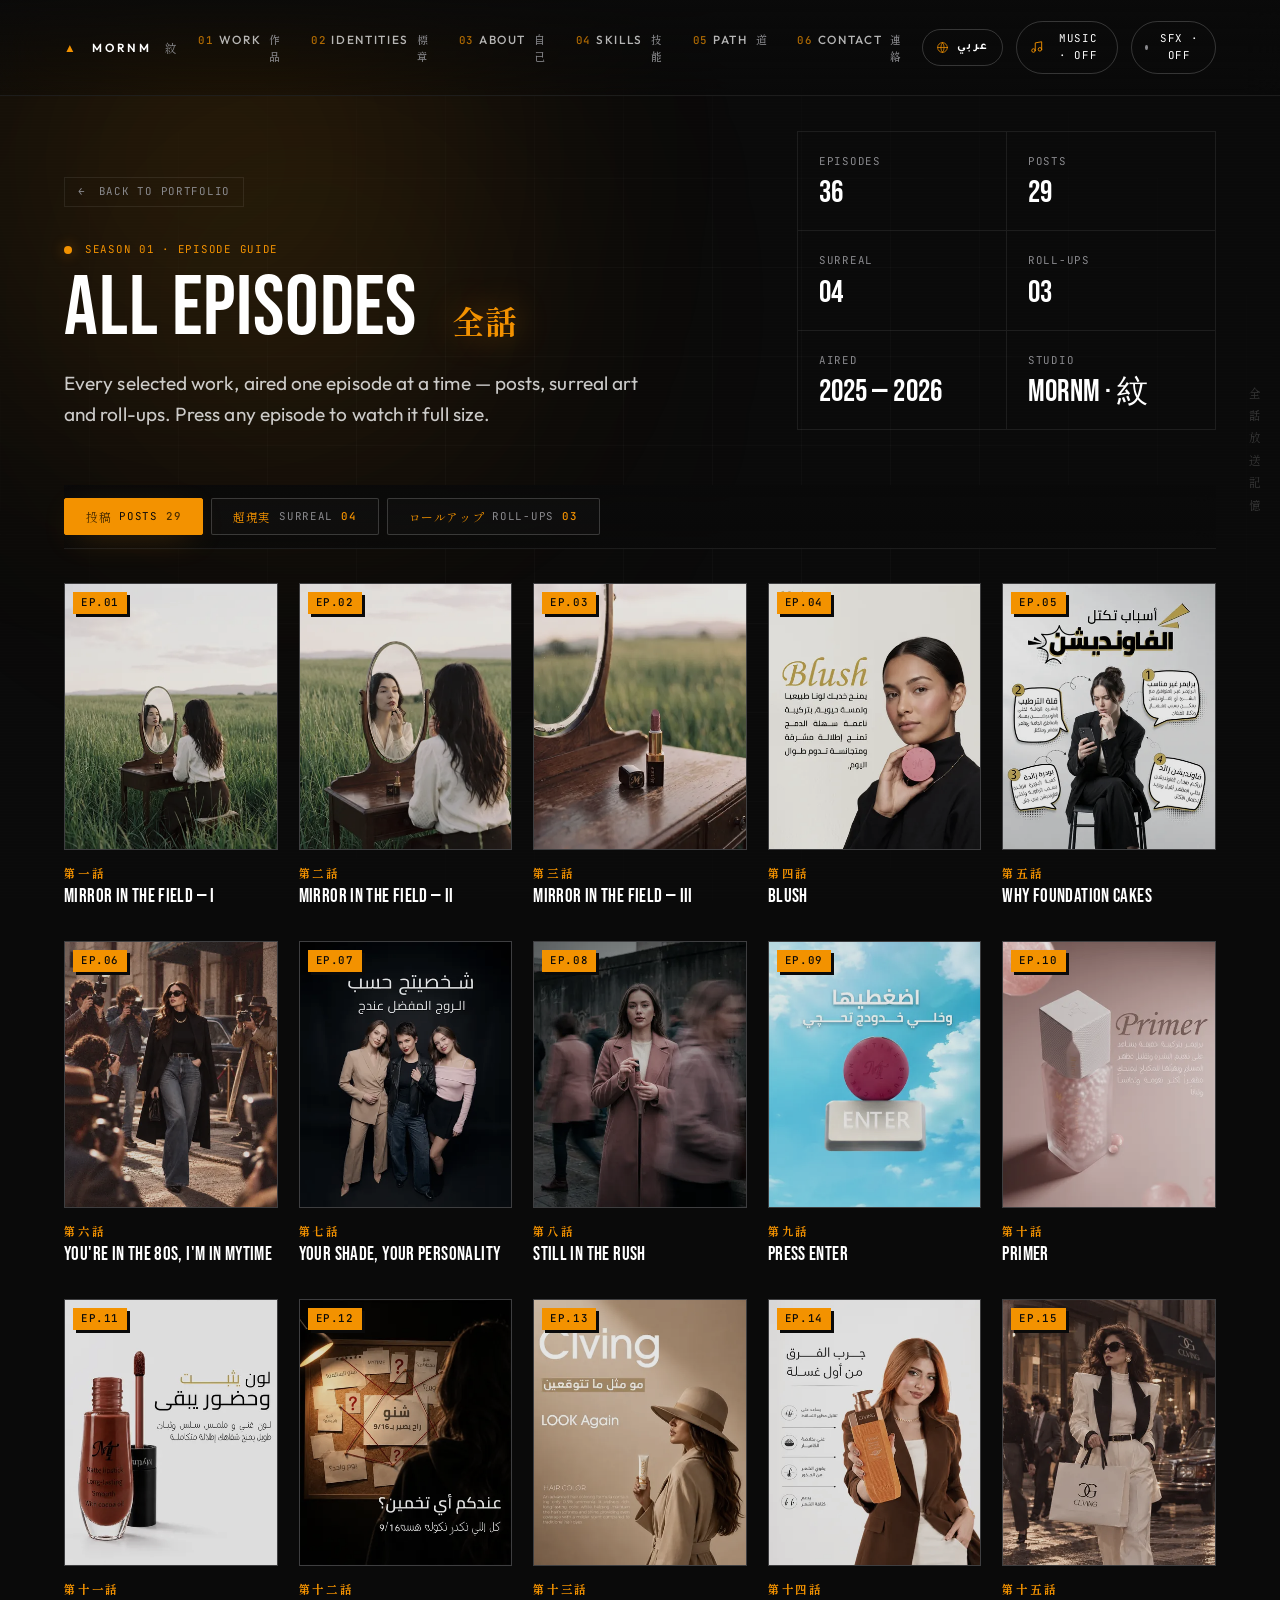
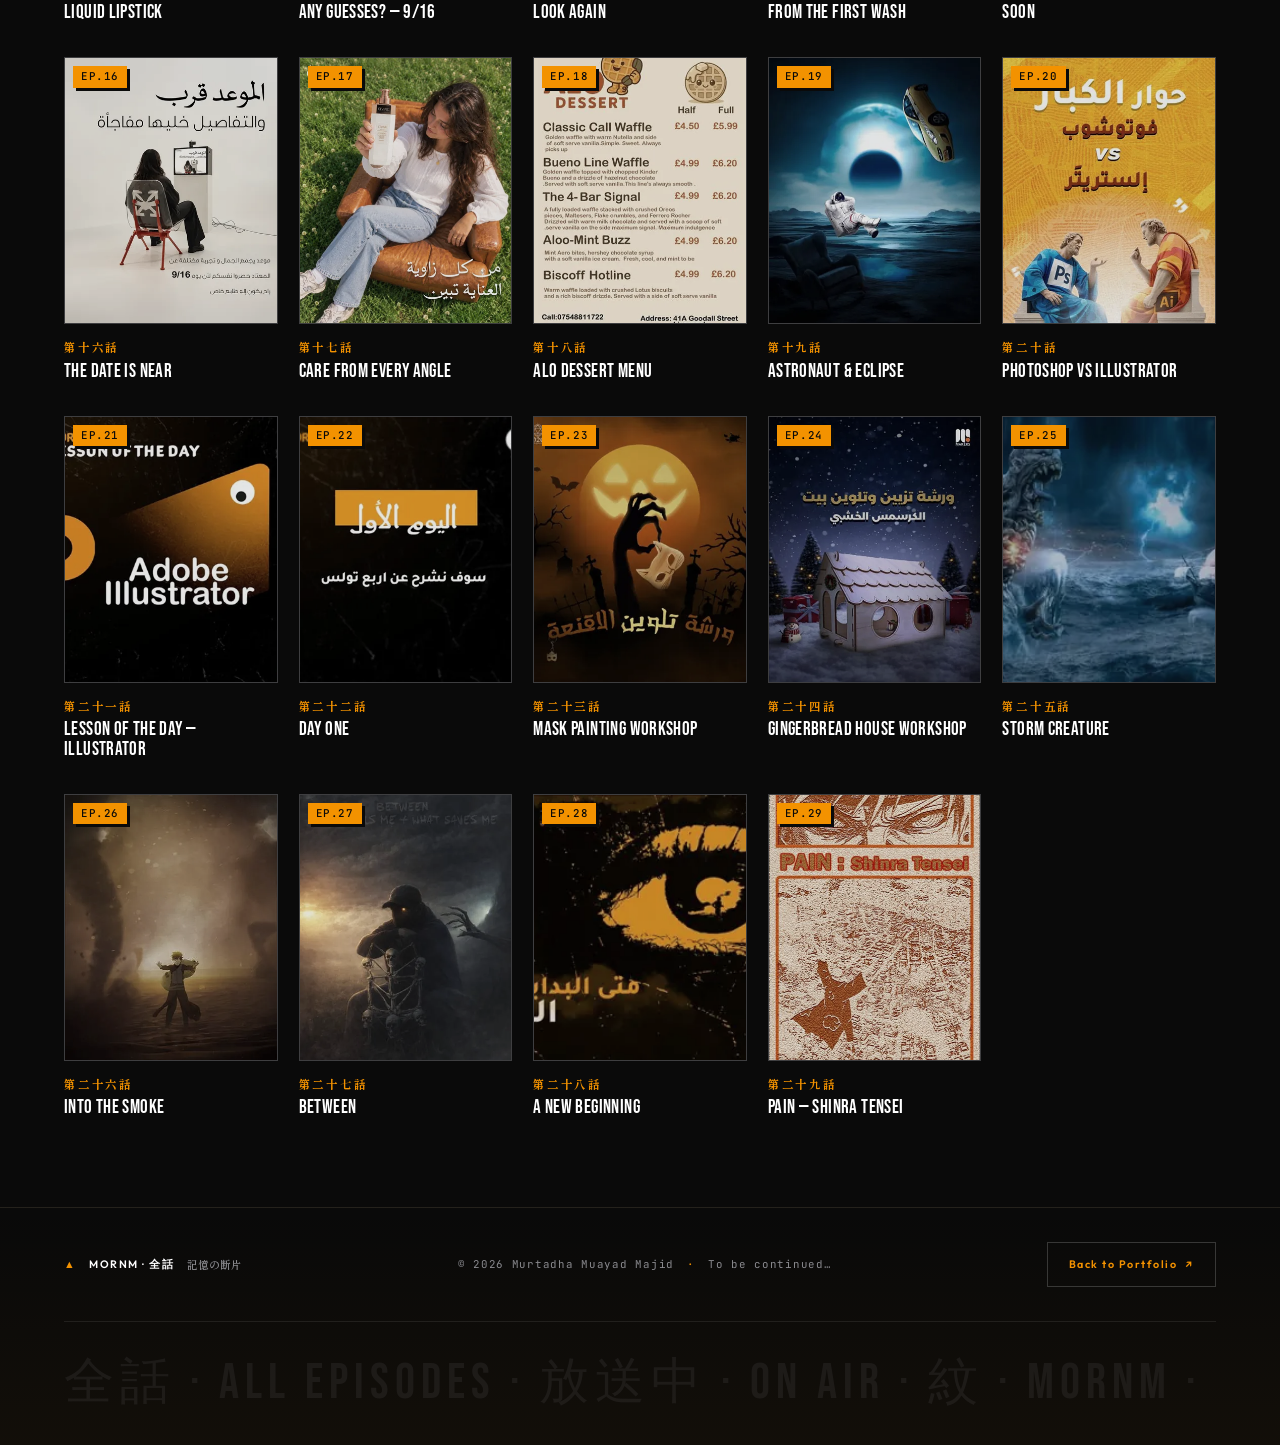
<file: posters.html>
<!DOCTYPE html>
<html lang="en" dir="ltr">
<head>
<meta charset="UTF-8" />
<meta name="viewport" content="width=device-width, initial-scale=1.0" />
<title>All Episodes · 全話 — MORNM</title>
<meta name="description" content="Every selected work by Murtadha M. Majid as an anime episode guide — posts, surreal art and roll-ups. MORNM · 紋." />
<meta name="author" content="Murtadha Muayad Majid" />
<meta name="theme-color" content="#0A0A0A" />

<!-- Favicon: MORNM logo, transparent PNG (cream ink for dark browser UI) -->
<link rel="icon" type="image/png" sizes="32x32" href="assets/favicon-32.png" media="(prefers-color-scheme: light)" />
<link rel="icon" type="image/png" sizes="32x32" href="assets/favicon-dark-32.png" media="(prefers-color-scheme: dark)" />
<link rel="icon" type="image/png" sizes="32x32" href="assets/favicon-32.png" />
<link rel="apple-touch-icon" href="assets/favicon-192.png" />

<meta property="og:title" content="All Episodes · 全話 — MORNM" />
<meta property="og:description" content="36 selected works · posts, surreal and roll-ups · MORNM · 紋" />
<meta property="og:image" content="assets/og-cover.jpg" />
<meta property="og:image:width" content="1200" />
<meta property="og:image:height" content="630" />
<meta property="og:type" content="website" />

<link rel="preconnect" href="https://fonts.googleapis.com" />
<link rel="preconnect" href="https://fonts.gstatic.com" crossorigin />
<link href="https://fonts.googleapis.com/css2?family=Bebas+Neue&family=Outfit:wght@400;500;600;700&family=Shippori+Mincho:wght@500;700&family=JetBrains+Mono:wght@400;500&family=Tajawal:wght@400;500;700;800&family=Reem+Kufi:wght@500;600;700&display=swap" rel="stylesheet" />

<link rel="stylesheet" href="styles.css?v=14" />
</head>
<body class="page-archive">

<div class="bg-grid" aria-hidden="true"></div>
<div class="bg-scanlines" aria-hidden="true"></div>
<div class="bg-noise" aria-hidden="true"></div>
<div class="bg-glow bg-glow--a" aria-hidden="true"></div>
<div class="bg-glow bg-glow--b" aria-hidden="true"></div>

<div class="kanji-column" aria-hidden="true">
  <span>全</span><span>話</span><span>放</span><span>送</span><span>記</span><span>憶</span>
</div>

<!-- Boot -->
<div class="boot" id="boot">
  <div class="boot__frame">
    <div class="boot__crosshair boot__crosshair--tl"></div>
    <div class="boot__crosshair boot__crosshair--tr"></div>
    <div class="boot__crosshair boot__crosshair--bl"></div>
    <div class="boot__crosshair boot__crosshair--br"></div>
    <div class="boot__label" data-i18n-en="SYS / EPISODES" data-i18n-ar="النظام / الحلقات">SYS / EPISODES</div>
    <div class="boot__title">全 話</div>
    <div class="boot__sub" data-i18n-en="全話 — Loading every episode" data-i18n-ar="全話 — جارٍ تحميل كل الحلقات">全話 — Loading every episode</div>
    <div class="boot__bar"><div class="boot__bar-fill" id="bootBar"></div></div>
    <div class="boot__status" id="bootStatus">00%</div>
  </div>
</div>

<!-- NAV -->
<header class="nav" id="nav">
  <a href="index.html" class="nav__brand" data-sfx="click">
    <span class="nav__brand-mark">▲</span>
    <span class="nav__brand-text">MORNM</span>
    <span class="nav__brand-jp">紋</span>
  </a>
  <nav class="nav__links" id="navLinks" aria-label="Primary">
    <a href="index.html#work"     data-sfx="hover" class="is-active"><i>01</i> <span data-i18n-en="Work"       data-i18n-ar="الأعمال">Work</span>      <em>作品</em></a>
    <a href="index.html#logos"    data-sfx="hover"><i>02</i> <span data-i18n-en="Identities" data-i18n-ar="الهويات">Identities</span> <em>標章</em></a>
    <a href="index.html#about"    data-sfx="hover"><i>03</i> <span data-i18n-en="About"      data-i18n-ar="عني">About</span>     <em>自己</em></a>
    <a href="index.html#skills"   data-sfx="hover"><i>04</i> <span data-i18n-en="Skills"     data-i18n-ar="المهارات">Skills</span>    <em>技能</em></a>
    <a href="index.html#timeline" data-sfx="hover"><i>05</i> <span data-i18n-en="Path"       data-i18n-ar="المسار">Path</span>      <em>道</em></a>
    <a href="index.html#contact"  data-sfx="hover"><i>06</i> <span data-i18n-en="Contact"    data-i18n-ar="تواصل">Contact</span>   <em>連絡</em></a>
  </nav>
  <div class="nav__right">
    <button class="nav__lang" id="langToggle" data-sfx="click" aria-label="Toggle language">
      <svg class="nav__lang-icon" viewBox="0 0 24 24" fill="none" stroke="currentColor" stroke-width="1.4" stroke-linecap="round" stroke-linejoin="round" aria-hidden="true">
        <circle cx="12" cy="12" r="9"/><path d="M3 12h18"/><path d="M12 3a14 14 0 0 1 0 18"/><path d="M12 3a14 14 0 0 0 0 18"/>
      </svg>
      <span class="nav__lang-text" id="langText">عربي</span>
    </button>
    <button class="nav__music" id="musicToggle" data-sfx="click" aria-label="Toggle music" aria-pressed="false">
      <svg class="nav__music-icon" viewBox="0 0 24 24" fill="none" stroke="currentColor" stroke-width="1.6" stroke-linecap="round" stroke-linejoin="round" aria-hidden="true"><path d="M9 18V5l11-2v13"/><circle cx="6" cy="18" r="3"/><circle cx="17" cy="16" r="3"/></svg>
      <span class="nav__music-eq" aria-hidden="true"><i></i><i></i><i></i><i></i></span>
      <span class="nav__music-text">MUSIC · OFF</span>
    </button>
    <button class="nav__sound is-off" id="soundToggle" data-sfx="click" aria-label="Toggle sound" aria-pressed="false">
      <span class="nav__sound-dot"></span>
      <span class="nav__sound-text">SFX · OFF</span>
    </button>
  </div>
  <button class="nav__burger" id="burger" aria-label="Open menu" aria-expanded="false" aria-controls="navLinks">
    <span></span><span></span><span></span>
  </button>
</header>

<main>
<!-- Season banner: golden split, title (1.618) · numbers (1) -->
<section class="ep-hero" id="hero">
  <div class="ep-hero__inner">
    <div class="ep-hero__main">
      <a href="index.html#work" class="ep-hero__back" data-sfx="hover">
        <span class="ep-hero__back-arrow">←</span>
        <span data-i18n-en="Back to Portfolio" data-i18n-ar="العودة للمعرض">Back to Portfolio</span>
      </a>
      <div class="ep-hero__season">
        <span class="dot"></span>
        <span data-i18n-en="SEASON 01 · EPISODE GUIDE" data-i18n-ar="الموسم 01 · دليل الحلقات">SEASON 01 · EPISODE GUIDE</span>
      </div>
      <h1 class="ep-hero__title">
        <span data-i18n-en="All Episodes" data-i18n-ar="كل الحلقات">All Episodes</span>
        <em>全話</em>
      </h1>
      <p class="ep-hero__lead"
         data-i18n-en="Every selected work, aired one episode at a time — posts, surreal art and roll-ups. Press any episode to watch it full size."
         data-i18n-ar="كل الأعمال المختارة، تُعرض حلقة بعد حلقة — بوستات وأعمال سريالية ورول أب. اضغط على أي حلقة لتشاهدها بالحجم الكامل.">
        Every selected work, aired one episode at a time — posts, surreal art and roll-ups. Press any episode to watch it full size.
      </p>
    </div>
    <dl class="ep-hero__stats">
      <div><dt data-i18n-en="EPISODES" data-i18n-ar="الحلقات">EPISODES</dt><dd data-count="all">36</dd></div>
      <div><dt data-i18n-en="POSTS" data-i18n-ar="بوستات">POSTS</dt><dd data-count="post">29</dd></div>
      <div><dt data-i18n-en="SURREAL" data-i18n-ar="سريالي">SURREAL</dt><dd data-count="surreal">04</dd></div>
      <div><dt data-i18n-en="ROLL-UPS" data-i18n-ar="رول أب">ROLL-UPS</dt><dd data-count="rollup">03</dd></div>
      <div><dt data-i18n-en="AIRED" data-i18n-ar="الفترة">AIRED</dt><dd>2025 — 2026</dd></div>
      <div><dt data-i18n-en="STUDIO" data-i18n-ar="الاستوديو">STUDIO</dt><dd>MORNM · 紋</dd></div>
    </dl>
  </div>
</section>

<!-- Episode tabs + grid -->
<section class="ep-guide">
  <div class="ep-tabs" id="episodeTabs" role="toolbar" aria-label="Filter episodes">
    <button class="ep-tab is-active" type="button" data-filter="post" aria-pressed="true" data-sfx="click">
      <i>投稿</i><span data-i18n-en="POSTS" data-i18n-ar="بوستات">POSTS</span> <em data-count="post">00</em>
    </button>
    <button class="ep-tab" type="button" data-filter="surreal" aria-pressed="false" data-sfx="click">
      <i>超現実</i><span data-i18n-en="SURREAL" data-i18n-ar="سريالي">SURREAL</span> <em data-count="surreal">00</em>
    </button>
    <button class="ep-tab" type="button" data-filter="rollup" aria-pressed="false" data-sfx="click">
      <i>ロールアップ</i><span data-i18n-en="ROLL-UPS" data-i18n-ar="رول أب">ROLL-UPS</span> <em data-count="rollup">00</em>
    </button>
  </div>
  <ol class="ep-grid" id="episodeGrid" aria-label="Episodes"></ol>
</section>
</main>

<footer class="footer">
  <div class="footer__row">
    <div class="footer__brand">
      <span class="footer__mark">▲</span>
      <span>MORNM · 全話</span>
      <em>記憶の断片</em>
    </div>
    <div class="footer__meta">
      <span>© 2026 <span data-i18n-en="Murtadha Muayad Majid" data-i18n-ar="مرتضى مؤيد مجيد">Murtadha Muayad Majid</span></span>
      <span class="dotsep">·</span>
      <span data-i18n-en="To be continued…" data-i18n-ar="يتبع…">To be continued…</span>
    </div>
    <div class="footer__top">
      <a href="index.html" data-sfx="click">
        <span data-i18n-en="Back to Portfolio" data-i18n-ar="العودة للمعرض">Back to Portfolio</span> <span>↗</span>
      </a>
    </div>
  </div>
  <div class="footer__strip" aria-hidden="true">
    <span>全話 · ALL EPISODES · 放送中 · ON AIR · 紋 · MORNM · 次回予告 · NEXT EPISODE · 全話 · ALL EPISODES · 放送中 · ON AIR · 紋 · MORNM ·</span>
    <span>全話 · ALL EPISODES · 放送中 · ON AIR · 紋 · MORNM · 次回予告 · NEXT EPISODE · 全話 · ALL EPISODES · 放送中 · ON AIR · 紋 · MORNM ·</span>
  </div>
</footer>

<!-- Lightbox -->
<div class="lightbox" id="lightbox" role="dialog" aria-modal="true" aria-label="Image viewer" aria-hidden="true">
  <button class="lightbox__close" id="lightboxClose" aria-label="Close">×</button>
  <button class="lightbox__nav lightbox__nav--prev" id="lightboxPrev" aria-label="Previous">‹</button>
  <button class="lightbox__nav lightbox__nav--next" id="lightboxNext" aria-label="Next">›</button>
  <figure class="lightbox__inner">
    <img id="lightboxImg" alt="" />
    <figcaption id="lightboxCap" dir="ltr"></figcaption>
  </figure>
</div>

<div class="cursor" id="cursor" aria-hidden="true">
  <div class="cursor__dot"></div>
  <div class="cursor__ring"></div>
</div>

<script src="works-data.js?v=14"></script>
<script src="script.js?v=14"></script>
</body>
</html>
</file>
<file: styles.css>
/* ============================================================
   MEMORIA — Cinematic Anime-Cyberpunk Portfolio
   Murtadha Muayad Majid · MORNM · 紋

   GOLDEN-RATIO SYSTEM (φ = 1.618)
   · Type   — modular scale of √φ (1.272); every two steps = ×φ
   · Space  — Fibonacci: 5 · 8 · 13 · 21 · 34 · 55 · 89 · 144 · 233
   · Layout — major/minor columns 1.618fr : 1fr (61.8% / 38.2%)
   · Shapes — golden rectangles (member card 1 : 1.618, projector 1.618 : 1)
   · Rhythm — body line-height φ, motion timings .236 / .382 / .618 / 1s
   ============================================================ */

:root{
  --phi: 1.618;

  /* colour */
  --c-bg:        #0A0A0A;
  --c-bg-2:      #0E0E10;
  --c-bg-3:      #131316;
  --c-fg:        #FFFFFF;
  --c-muted:     #8A8A8E;
  --c-line:      rgba(255,255,255,0.08);
  --c-line-strong: rgba(255,255,255,0.18);
  --c-accent:    #F39200;
  --c-accent-2:  #FFA82A;
  --c-glow:      rgba(243,146,0,0.45);

  /* fonts */
  --ff-display:  "Bebas Neue", "Tajawal", "Impact", sans-serif;
  --ff-cyber:    "Outfit", "Tajawal", sans-serif;   /* UI labels: buttons, roles, brand */
  --ff-body:     "Outfit", system-ui, sans-serif;
  --ff-jp:       "Shippori Mincho", "Hiragino Mincho ProN", serif;
  --ff-mono:     "JetBrains Mono", "Tajawal", "Menlo", monospace;
  --ff-ar-display: "Reem Kufi", "Tajawal", "Bebas Neue", sans-serif;
  --ff-ar-body:    "Tajawal", "Outfit", system-ui, sans-serif;

  /* type scale — ratio √φ */
  --step--2: 0.72rem;    /* 10.8px — floor for labels */
  --step--1: 0.786rem;   /* 12.6px */
  --step-0:  1rem;       /* 16px   */
  --step-1:  1.272rem;   /* 20.4px */
  --step-2:  1.618rem;   /* 25.9px */
  --step-3:  2.058rem;   /* 32.9px */
  --step-4:  2.618rem;   /* 41.9px */
  --step-5:  3.330rem;   /* 53.3px */
  --step-6:  4.236rem;   /* 67.8px */
  --step-7:  5.388rem;   /* 86.2px */
  --step-8:  6.854rem;   /* 109.7px */
  --step-9:  8.718rem;   /* 139.5px */

  /* Fibonacci spacing */
  --sp-1: 5px;
  --sp-2: 8px;
  --sp-3: 13px;
  --sp-4: 21px;
  --sp-5: 34px;
  --sp-6: 55px;
  --sp-7: 89px;
  --sp-8: 144px;
  --sp-9: 233px;

  /* layout */
  --container: 1220px;                         /* 754 × φ */
  --gutter: clamp(var(--sp-4), 5vw, var(--sp-7));
  --measure: 610px;                            /* Fibonacci reading width */
  --major: 1.618fr;
  --minor: 1fr;
  --nav-h: 76px;

  /* shape + motion */
  --r-sm: 2px;
  --r-md: 3px;
  --r-lg: 5px;
  --t-fast: .236s;
  --t: .382s;
  --t-slow: .618s;
  --t-xslow: 1s;
  --easing: cubic-bezier(.2,.7,.2,1);
}

/* ============================================================
   RESET + BASE
   ============================================================ */
*,*::before,*::after{ box-sizing: border-box; margin: 0; padding: 0; }
html{ font-size: 93.75%; scroll-behavior: smooth; scroll-padding-top: var(--sp-7); }
body{
  font-family: var(--ff-body);
  background: var(--c-bg);
  color: var(--c-fg);
  font-weight: 400;
  font-size: var(--step-0);
  line-height: var(--phi);
  overflow-x: hidden;
  min-height: 100vh;
  position: relative;
  -webkit-font-smoothing: antialiased;
  letter-spacing: 0.005em;
}
img{ max-width: 100%; display: block; }
a{ color: inherit; text-decoration: none; }
button{ font: inherit; background: none; border: 0; color: inherit; cursor: pointer; }
::selection{ background: var(--c-accent); color: #000; }

::-webkit-scrollbar{ width: 8px; height: 8px; }
::-webkit-scrollbar-track{ background: #000; }
::-webkit-scrollbar-thumb{ background: #2a2a2e; border-radius: 4px; }
::-webkit-scrollbar-thumb:hover{ background: var(--c-accent); }

/* ============================================================
   RTL / ARABIC
   ============================================================ */
html[lang="ar"] body{
  font-family: var(--ff-ar-body);
  letter-spacing: 0;
  line-height: 1.8;
}
html[lang="ar"] .hero__title,
html[lang="ar"] .section__title,
html[lang="ar"] .contact__big,
html[lang="ar"] .about__card-title,
html[lang="ar"] .reel__title,
html[lang="ar"] .ep-hero__title{
  font-family: var(--ff-ar-display);
  letter-spacing: 0;
  font-weight: 700;
}
html[lang="ar"] .nav__links a,
html[lang="ar"] .btn,
html[lang="ar"] .chip,
html[lang="ar"] .stat__label,
html[lang="ar"] .skill__cat,
html[lang="ar"] .hero__role,
html[lang="ar"] .hero__meta,
html[lang="ar"] .soc__name,
html[lang="ar"] .nav__sound-text,
html[lang="ar"] .hero__scroll-text,
html[lang="ar"] .reel__chip,
html[lang="ar"] .reel__cat,
html[lang="ar"] .faq__item summary,
html[lang="ar"] .idcard__data dt,
html[lang="ar"] .ep-tab{
  font-family: var(--ff-ar-body);
  letter-spacing: 0;
}
/* Letter-spacing tears Arabic letters apart — always reset it for Arabic copy */
html[lang="ar"] [data-i18n-ar],
html[lang="ar"] [data-i18n-ar] *,
html[lang="ar"] .path__xlabels text,
html[lang="ar"] .path__desc-title,
html[lang="ar"] .path__desc-text,
html[lang="ar"] .path__desc-bullets li,
html[lang="ar"] .reel__title,
html[lang="ar"] .reel__desc,
html[lang="ar"] .reel__cat{
  letter-spacing: 0 !important;
}
/* Reem Kufi has a very narrow space — open it up in the big headings */
html[lang="ar"] .hero__title,
html[lang="ar"] .section__title,
html[lang="ar"] .contact__big,
html[lang="ar"] .about__card-title,
html[lang="ar"] .about__card--quote p,
html[lang="ar"] .path__desc-title,
html[lang="ar"] .reel__title{
  word-spacing: 0.14em;
}
html[lang="ar"] .contact__big{ line-height: 1.382; gap: var(--sp-1); }
/* Stroke-only text draws every internal joint of connected Arabic letters,
   so the name looked scrambled — Arabic gets a solid orange fill instead */
html[lang="ar"] .hero__line--alt,
html[lang="ar"] .contact__big .accent{
  color: var(--c-accent);
  -webkit-text-stroke: 0;
  text-shadow: 0 0 34px rgba(243,146,0,0.35);
}
/* Arabic glyphs need ~1.272× the Latin UI size to read at the same weight */
html[lang="ar"] .btn{ font-size: var(--step--1); font-weight: 700; }
html[lang="ar"] .btn--lg{ font-size: var(--step-0); }
html[lang="ar"] .hero__meta{ font-size: var(--step--1); }
html[dir="rtl"] .idcard__data dd{ text-align: right; }
html[lang="ar"] .ep-hero__title{ line-height: 1.236; }
html[lang="ar"] .reel__title{ line-height: 1.382; }

/* Numbers, ranges and code names keep left-to-right order inside Arabic */
.stat__num,
.skill__meta span:first-child,
.reel__count,
.reel__id,
.reel__hud,
.path__desc-tag,
.progress__stage,
.idcard__no,
.reel__frame-no,
.ep-card-no,
.ep-hero__stats dd{
  direction: ltr;
  unicode-bidi: isolate;
}
html[dir="rtl"] .path__tab-year{
  direction: ltr;
  unicode-bidi: isolate;
  text-align: right;
}
/* Mixed handles (@mornm_) vs Arabic place names — direction from content */
.soc__handle,
.idcard__data dd{
  unicode-bidi: plaintext;
}

/* Flip directional elements on RTL */
html[dir="rtl"] .btn__arrow{ transform: scaleX(-1); }
html[dir="rtl"] .btn:hover .btn__arrow{ transform: scaleX(-1) translateX(4px); }
html[dir="rtl"] .hero__scroll-line::after{ animation-name: scrollLineR; }
html[dir="rtl"] .footer__strip span{ animation-name: marqueeR; }
html[dir="rtl"] .section__line{ background: linear-gradient(-90deg, var(--c-line-strong), transparent); }
html[dir="rtl"] .kanji-column{ left: clamp(8px, 1.2vw, 24px); right: auto; }
html[dir="rtl"] .hero__spiral{ transform: translateY(-50%) scaleX(-1); }

/* ============================================================
   AMBIENT BACKGROUNDS
   ============================================================ */
.bg-grid,.bg-scanlines,.bg-noise,.bg-glow{
  position: fixed; inset: 0; pointer-events: none; z-index: 0;
}
.bg-grid{
  background-image:
    linear-gradient(rgba(255,255,255,0.025) 1px, transparent 1px),
    linear-gradient(90deg, rgba(255,255,255,0.025) 1px, transparent 1px);
  background-size: var(--sp-7) var(--sp-7);
  mask-image: radial-gradient(ellipse at center, #000 30%, transparent 85%);
  -webkit-mask-image: radial-gradient(ellipse at center, #000 30%, transparent 85%);
}
.bg-scanlines{
  background: repeating-linear-gradient(to bottom,
    rgba(255,255,255,0.018) 0, rgba(255,255,255,0.018) 1px, transparent 1px, transparent 3px);
  mix-blend-mode: overlay;
  opacity: 0.4;
}
.bg-noise{
  background-image: url("data:image/svg+xml;utf8,<svg xmlns='http://www.w3.org/2000/svg' width='200' height='200'><filter id='n'><feTurbulence type='fractalNoise' baseFrequency='0.85' numOctaves='2' stitchTiles='stitch'/><feColorMatrix values='0 0 0 0 0  0 0 0 0 0  0 0 0 0 0  0 0 0 0.5 0'/></filter><rect width='100%' height='100%' filter='url(%23n)' opacity='0.55'/></svg>");
  opacity: 0.08;
  mix-blend-mode: overlay;
}
.bg-glow{
  width: 610px; height: 610px;
  border-radius: 50%;
  filter: blur(144px);
  opacity: 0.55;
}
.bg-glow--a{
  background: radial-gradient(circle, rgba(243,146,0,0.55), transparent 62%);
  top: -144px; left: -89px;
  animation: floatA 18s ease-in-out infinite alternate;
}
.bg-glow--b{
  background: radial-gradient(circle, rgba(243,146,0,0.30), transparent 62%);
  bottom: -233px; right: -144px;
  animation: floatB 22s ease-in-out infinite alternate;
}
@keyframes floatA{ to{ transform: translate(144px, 89px); } }
@keyframes floatB{ to{ transform: translate(-89px, -55px); } }

.kanji-column{
  position: fixed;
  top: 50%;
  right: clamp(8px, 1.2vw, 24px);
  transform: translateY(-50%);
  z-index: 1;
  display: flex; flex-direction: column; gap: var(--sp-2);
  font-family: var(--ff-jp);
  font-size: var(--step--1);
  color: rgba(255,255,255,0.18);
  pointer-events: none;
  letter-spacing: 0.2em;
}
.kanji-column span{ writing-mode: vertical-rl; }

/* ============================================================
   BOOT SCREEN
   ============================================================ */
.boot{
  position: fixed; inset: 0; z-index: 200;
  background: #050505;
  display: grid; place-items: center;
  transition: opacity var(--t-slow) ease, visibility var(--t-slow);
}
.boot.is-done{ opacity: 0; visibility: hidden; pointer-events: none; }
.boot__frame{
  position: relative;
  width: min(610px, 86vw);
  aspect-ratio: 1.618 / 1;
  display: flex; flex-direction: column; justify-content: center;
  padding: var(--sp-6);
  border: 1px solid var(--c-line);
  font-family: var(--ff-mono);
  background: #0A0A0A;
}
.boot__crosshair{ position: absolute; width: 13px; height: 13px; border: 1px solid var(--c-accent); }
.boot__crosshair--tl{ top: -1px; left: -1px; border-right: 0; border-bottom: 0; }
.boot__crosshair--tr{ top: -1px; right: -1px; border-left: 0; border-bottom: 0; }
.boot__crosshair--bl{ bottom: -1px; left: -1px; border-right: 0; border-top: 0; }
.boot__crosshair--br{ bottom: -1px; right: -1px; border-left: 0; border-top: 0; }
.boot__label{ color: var(--c-accent); font-size: var(--step--2); letter-spacing: 0.35em; margin-bottom: var(--sp-4); }
.boot__title{ font-family: var(--ff-display); font-size: clamp(var(--step-4), 6vw, var(--step-6)); letter-spacing: 0.3em; line-height: 1; }
.boot__sub{ margin-top: var(--sp-3); color: var(--c-muted); font-size: var(--step--1); letter-spacing: 0.2em; font-family: var(--ff-jp); }
.boot__bar{ margin-top: var(--sp-5); height: 2px; background: rgba(255,255,255,0.08); overflow: hidden; }
.boot__bar-fill{ height: 100%; width: 0; background: var(--c-accent); box-shadow: 0 0 13px var(--c-glow); transition: width .12s linear; }
.boot__status{ margin-top: var(--sp-3); color: var(--c-accent); font-size: var(--step--2); letter-spacing: 0.3em; }

/* ============================================================
   NAV + SCROLL PROGRESS
   ============================================================ */
.nav{
  position: fixed; top: 0; left: 0; right: 0;
  z-index: 100;
  min-height: var(--nav-h);
  display: grid;
  grid-template-columns: auto 1fr auto;
  align-items: center;
  gap: var(--sp-4);
  padding: var(--sp-4) var(--gutter);
  background: linear-gradient(180deg, rgba(10,10,10,0.88), rgba(10,10,10,0.3));
  backdrop-filter: blur(21px) saturate(140%);
  -webkit-backdrop-filter: blur(21px) saturate(140%);
  transform: translateY(-100%);
  transition: transform var(--t-xslow) var(--easing) .3s;
}
.nav.is-ready{ transform: translateY(0); }
.page-archive .nav{ border-bottom: 1px solid var(--c-line); }

.nav__brand{
  display: inline-flex; align-items: center; gap: var(--sp-3);
  font-family: var(--ff-cyber); font-weight: 700;
  font-size: var(--step--1);
  letter-spacing: 0.25em;
}

.nav__brand-mark{ color: var(--c-accent); }
.nav__brand-jp{ font-family: var(--ff-jp); color: var(--c-muted); font-size: var(--step--1); font-weight: 400; letter-spacing: 0; }

.nav__links{ display: flex; gap: clamp(var(--sp-4), 2.4vw, var(--sp-5)); justify-content: center; }
.nav__links a{
  position: relative;
  font-size: var(--step--1);
  letter-spacing: 0.22em;
  text-transform: uppercase;
  color: rgba(255,255,255,0.7);
  padding: var(--sp-2) 0;
  transition: color var(--t) var(--easing);
  display: inline-flex; align-items: baseline; gap: var(--sp-1);
}
.nav__links a i{ font-style: normal; color: var(--c-accent); font-family: var(--ff-mono); font-size: var(--step--2); opacity: 0.7; }
.nav__links a em{ font-style: normal; font-family: var(--ff-jp); color: var(--c-muted); font-size: var(--step--2); margin-inline-start: 3px; letter-spacing: 0; transition: color var(--t) var(--easing); }
.nav__links a::after{
  content: ""; position: absolute; left: 50%; right: 50%; bottom: 0; height: 1px;
  background: var(--c-accent);
  transition: left var(--t) var(--easing), right var(--t) var(--easing);
}
.nav__links a:hover{ color: var(--c-fg); }
.nav__links a:hover em{ color: var(--c-accent); }
.nav__links a:hover::after{ left: 0; right: 0; }
.nav__links a.is-active{ color: var(--c-accent); text-shadow: 0 0 13px rgba(243,146,0,0.45); }
.nav__links a.is-active i{ color: var(--c-fg); opacity: 1; }
.nav__links a.is-active em{ color: var(--c-accent); }
.nav__links a.is-active::after{ left: 0; right: 0; height: 2px; box-shadow: 0 0 13px var(--c-glow), 0 0 5px var(--c-accent); }

.nav__right{ display: inline-flex; align-items: center; gap: var(--sp-3); }
.nav__sound,
.nav__lang{
  display: inline-flex; align-items: center; gap: var(--sp-2);
  font-family: var(--ff-mono);
  font-size: var(--step--2);
  letter-spacing: 0.25em;
  border: 1px solid var(--c-line-strong);
  padding: var(--sp-2) var(--sp-3);
  border-radius: 999px;
  transition: all var(--t) var(--easing);
}
.nav__sound:hover,
.nav__lang:hover{ border-color: var(--c-accent); color: var(--c-accent); }
.nav__sound-dot{ width: 5px; height: 5px; border-radius: 50%; background: var(--c-accent); box-shadow: 0 0 8px var(--c-glow); animation: pulse 1.618s ease-in-out infinite; }
.nav__sound.is-off .nav__sound-dot{ background: var(--c-muted); box-shadow: none; animation: none; }
.nav__lang-icon{ width: 13px; height: 13px; color: var(--c-accent); transition: transform var(--t-slow) var(--easing); }
.nav__lang:hover .nav__lang-icon{ transform: rotate(360deg); }
.nav__lang-text{ font-family: var(--ff-ar-body); font-weight: 600; font-size: var(--step--1); }
html[lang="ar"] .nav__lang-text{ font-family: var(--ff-mono); letter-spacing: 0.2em; font-size: var(--step--2); }
@keyframes pulse{ 0%,100%{ transform: scale(1); opacity: 1; } 50%{ transform: scale(1.618); opacity: 0.55; } }
.nav__burger{ display: none; }

/* progress track sits on the nav's bottom edge */
.progress{
  position: absolute; left: 0; right: 0; bottom: 0;
  display: flex; align-items: center; gap: var(--sp-3);
  padding: 0 var(--gutter);
  transform: translateY(50%);
  pointer-events: none;
}
.progress__track{
  position: relative;
  flex: 1;
  height: 1px;
  background: var(--c-line);
}
.progress__fill{
  position: absolute; top: 0; bottom: 0; inset-inline-start: 0;
  width: 0;
  background: linear-gradient(90deg, rgba(243,146,0,0.25), var(--c-accent));
  box-shadow: 0 0 8px var(--c-glow);
}
html[dir="rtl"] .progress__fill{ background: linear-gradient(-90deg, rgba(243,146,0,0.25), var(--c-accent)); }
.progress__mark{
  position: absolute; top: 50%;
  inset-inline-start: 0;
  margin-inline-start: -5px;
  transform: translateY(-58%);
  font-size: 9px; line-height: 1;
  color: var(--c-accent);
  text-shadow: 0 0 8px var(--c-glow);
}
.progress__tick{
  position: absolute; top: -3px;
  width: 1px; height: 7px;
  background: var(--c-line-strong);
}
.progress__tick.is-passed{ background: var(--c-accent); }
.progress__stage{
  font-family: var(--ff-mono);
  font-size: var(--step--2);
  letter-spacing: 0.22em;
  color: var(--c-accent);
  background: rgba(10,10,10,0.9);
  padding: 0 var(--sp-1);
}

/* ============================================================
   SECTIONS
   ============================================================ */
main{ display: block; }
.section{
  position: relative;
  z-index: 2;
  padding: clamp(var(--sp-6), 10vh, var(--sp-7)) var(--gutter);
}
.section > *{ max-width: var(--container); margin-inline: auto; }
.section__head{
  display: flex; align-items: center; gap: var(--sp-4);
  margin-bottom: var(--sp-5);
}
.section__no{
  font-family: var(--ff-mono);
  color: var(--c-accent);
  font-size: var(--step--2);
  letter-spacing: 0.3em;
  white-space: nowrap;
  padding: var(--sp-1) var(--sp-2);
  border: 1px solid rgba(243,146,0,0.4);
}
.section__title{
  font-family: var(--ff-display);
  font-size: clamp(var(--step-3), 4vw, var(--step-5));
  letter-spacing: 0.01em;
  line-height: 1;
  font-weight: 400;
  white-space: nowrap;
}
.section__title em{
  font-family: var(--ff-jp);
  font-style: normal;
  color: var(--c-accent);
  font-size: 0.618em;
  margin-inline-start: var(--sp-3);
  letter-spacing: 0.05em;
}
.section__line{ flex: 1; height: 1px; background: linear-gradient(90deg, var(--c-line-strong), transparent); }
.section__lead{
  font-size: var(--step-0);
  line-height: var(--phi);
  max-width: var(--measure);
  color: rgba(255,255,255,0.75);
  margin-bottom: var(--sp-6);
  margin-inline: 0;
}
/* lead keeps a 610px measure but starts on the container's edge */
.section > .section__lead{
  max-width: var(--measure);
  margin-inline: max(0px, calc((100% - var(--container)) / 2)) auto;
}

.glass{
  background: linear-gradient(180deg, rgba(255,255,255,0.04), rgba(255,255,255,0.01));
  border: 1px solid var(--c-line);
  backdrop-filter: blur(13px) saturate(140%);
  -webkit-backdrop-filter: blur(13px) saturate(140%);
}

/* ============================================================
   BUTTONS · CHIPS · DOT
   ============================================================ */
.btn{
  position: relative;
  display: inline-flex; align-items: center; justify-content: center; gap: var(--sp-3);
  min-height: var(--sp-6);
  padding: var(--sp-3) var(--sp-5);
  font-family: var(--ff-cyber);
  font-size: var(--step--2);
  letter-spacing: 0.22em;
  text-transform: uppercase;
  border: 1px solid var(--c-line-strong);
  background: rgba(255,255,255,0.02);
  backdrop-filter: blur(8px);
  -webkit-backdrop-filter: blur(8px);
  transition: all var(--t) var(--easing);
  overflow: hidden;
  cursor: pointer;
  border-radius: var(--r-sm);
}
.btn::before{
  content: ""; position: absolute; inset: 0;
  background: linear-gradient(120deg, transparent 30%, rgba(243,146,0,0.18) 50%, transparent 70%);
  transform: translateX(-100%);
  transition: transform var(--t-xslow) var(--easing);
}
.btn:hover::before{ transform: translateX(100%); }
.btn:hover{ border-color: var(--c-accent); color: var(--c-fg); box-shadow: 0 0 0 1px rgba(243,146,0,0.3), 0 13px 34px -8px var(--c-glow); }
.btn__arrow{ display: inline-block; transition: transform var(--t) var(--easing); color: var(--c-accent); }
.btn:hover .btn__arrow{ transform: translateX(4px); }
.btn--primary{ background: var(--c-accent); color: #0A0A0A; border-color: var(--c-accent); box-shadow: 0 0 0 1px var(--c-accent), 0 13px 55px -13px var(--c-glow); font-weight: 700; }
.btn--primary .btn__arrow{ color: #0A0A0A; }
.btn--primary:hover{ background: var(--c-accent-2); border-color: var(--c-accent-2); color: #000; }
.btn--lg{ min-height: var(--sp-7); padding: var(--sp-4) var(--sp-5); font-size: var(--step--1); }

.chips{ display: flex; flex-wrap: wrap; gap: var(--sp-2); }
.chip{
  display: inline-flex; align-items: center;
  padding: var(--sp-2) var(--sp-3);
  border: 1px solid var(--c-line-strong);
  font-family: var(--ff-mono);
  font-size: var(--step--2);
  letter-spacing: 0.15em;
  text-transform: uppercase;
  color: rgba(255,255,255,0.85);
  border-radius: 999px;
  transition: all var(--t) var(--easing);
  cursor: default;
}
html[lang="ar"] .chip{ font-size: var(--step--1); }
.chip:hover{ border-color: var(--c-accent); color: var(--c-accent); box-shadow: 0 0 0 1px rgba(243,146,0,0.3); transform: translateY(-2px); }

.dot{ width: 8px; height: 8px; background: var(--c-accent); border-radius: 50%; box-shadow: 0 0 13px var(--c-glow); flex-shrink: 0; }

/* ============================================================
   HERO
   ============================================================ */
.hero{
  position: relative;
  min-height: 100vh;
  min-height: 100svh;
  padding: calc(var(--nav-h) + var(--sp-6)) var(--gutter) var(--sp-7);
  display: flex; align-items: center;
  z-index: 2;
  overflow: hidden;
}
.hud{ position: absolute; inset: calc(var(--nav-h) + var(--sp-4)) var(--gutter) var(--sp-5); pointer-events: none; }
.hud__tag{ position: absolute; font-family: var(--ff-mono); font-size: var(--step--2); letter-spacing: 0.3em; color: var(--c-accent); text-transform: uppercase; }
.hud__tag--tl{ top: 0; left: 0; }
.hud__tag--tr{ top: 0; right: 0; color: var(--c-muted); }
.hud__tag--bl{ bottom: 0; left: 0; color: var(--c-muted); }
.hud__tag--br{ bottom: 0; right: 0; }
.hud__cross{ position: absolute; width: 13px; height: 13px; border: 1px solid rgba(243,146,0,0.5); }
.hud__cross--tl{ top: var(--sp-4); left: -5px; border-right: 0; border-bottom: 0; }
.hud__cross--tr{ top: var(--sp-4); right: -5px; border-left: 0; border-bottom: 0; }
.hud__cross--bl{ bottom: var(--sp-4); left: -5px; border-right: 0; border-top: 0; }
.hud__cross--br{ bottom: var(--sp-4); right: -5px; border-left: 0; border-top: 0; }

/* golden split: no column gap, so the 61.8% line is exact */
.hero__inner{
  position: relative;
  width: 100%;
  max-width: var(--container);
  margin-inline: auto;
  display: grid;
  grid-template-columns: var(--major) var(--minor);
  align-items: center;
}
.hero__spiral{
  position: absolute;
  left: 0; top: 50%;
  width: 100%;
  aspect-ratio: 1.618 / 1;
  transform: translateY(-50%);
  pointer-events: none;
  z-index: -1;
  overflow: visible;
}
.hero__spiral-grid rect,
.hero__spiral-grid line{ fill: none; stroke: rgba(255,255,255,0.045); stroke-width: 1; vector-effect: non-scaling-stroke; }
.hero__spiral-path{
  fill: none;
  stroke: var(--c-accent);
  stroke-opacity: 0.22;
  stroke-width: 1.2;
  vector-effect: non-scaling-stroke;
  stroke-dasharray: 6000;
  stroke-dashoffset: 6000;
  transition: stroke-dashoffset 3.236s var(--easing) .6s;
  filter: drop-shadow(0 0 5px rgba(243,146,0,0.35));
}
.is-ready .hero__spiral-path{ stroke-dashoffset: 0; }

.hero__left{ padding-inline-end: var(--sp-6); min-width: 0; }

.hero__meta{
  display: inline-flex; align-items: center; gap: var(--sp-3);
  font-family: var(--ff-mono);
  font-size: var(--step--2);
  letter-spacing: 0.32em;
  color: var(--c-muted);
  text-transform: uppercase;
  margin-bottom: var(--sp-5);
}
.hero__meta-jp{ font-family: var(--ff-jp); color: var(--c-accent); font-size: var(--step--1); font-style: normal; letter-spacing: 0.05em; }

.hero__title{
  font-family: var(--ff-display);
  font-weight: 400;
  line-height: 0.88;
  font-size: clamp(var(--step-5), 6.6vw, var(--step-8));
  letter-spacing: -0.01em;
  margin-bottom: var(--sp-5);
}
.hero__line{ display: block; overflow: hidden; }
.hero__line--alt{
  color: transparent;
  -webkit-text-stroke: 1.4px var(--c-accent);
  margin-inline-start: var(--sp-6);
}
html[lang="ar"] .hero__title{ line-height: 1.15; }
.hero__line--small{
  font-family: var(--ff-jp);
  font-size: var(--step-2);
  letter-spacing: 0.2em;
  margin-top: var(--sp-3);
  color: var(--c-muted);
  line-height: 1.272;
}
.reveal-text{ display: inline-block; transform: translateY(110%); transition: transform var(--t-xslow) var(--easing); }
.is-ready .reveal-text{ transform: translateY(0); }

.hero__role{
  font-family: var(--ff-cyber);
  font-size: var(--step--1);
  letter-spacing: 0.28em;
  text-transform: uppercase;
  margin-bottom: var(--sp-4);
}
html[lang="ar"] .hero__role{ font-size: var(--step-1); font-weight: 700; }
.hero__role .sep{ color: var(--c-accent); margin: 0 var(--sp-1); }

.hero__tagline{
  max-width: var(--measure);
  color: rgba(255,255,255,0.72);
  font-size: var(--step-0);
  line-height: var(--phi);
  margin-bottom: var(--sp-5);
}
html[lang="ar"] .hero__tagline{ font-size: var(--step-0); }

.hero__cta{ display: flex; flex-wrap: wrap; gap: var(--sp-3); margin-bottom: var(--sp-6); }

.hero__stats{
  display: flex; gap: var(--sp-6);
  border-top: 1px solid var(--c-line);
  padding-top: var(--sp-4);
  max-width: var(--measure);
}
.stat{ display: flex; flex-direction: column; gap: var(--sp-1); }
.stat__num{ font-family: var(--ff-display); font-size: var(--step-4); line-height: 1; }
.stat__num em{ color: var(--c-accent); font-style: normal; font-size: 0.618em; vertical-align: super; }
.stat__label{ font-size: var(--step--2); letter-spacing: 0.18em; text-transform: uppercase; color: var(--c-muted); font-family: var(--ff-mono); }
html[lang="ar"] .stat__label{ font-size: var(--step--1); }

.hero__scroll{
  position: absolute;
  left: 50%; bottom: var(--sp-5);
  transform: translateX(-50%);
  display: inline-flex; align-items: center; gap: var(--sp-3);
  font-family: var(--ff-mono);
  font-size: var(--step--2);
  letter-spacing: 0.32em;
  color: var(--c-muted);
}
.hero__scroll-line{ width: var(--sp-6); height: 1px; background: var(--c-line-strong); position: relative; overflow: hidden; }
.hero__scroll-line::after{
  content: ""; position: absolute; left: -21px; top: 0; height: 100%; width: 21px;
  background: var(--c-accent);
  animation: scrollLine 2.4s ease-in-out infinite;
}
@keyframes scrollLine{ 0%{ left: -21px; } 100%{ left: 55px; } }
@keyframes scrollLineR{ 0%{ left: 55px; } 100%{ left: -21px; } }

/* ============================================================
   MEMBER CARD — golden rectangle 1 : 1.618, tilt + holo + flip
   ============================================================ */
.hero__right{
  display: flex; flex-direction: column; align-items: center; gap: var(--sp-3);
  perspective: 1597px;
  padding-inline-start: var(--sp-5);
}
.idcard{
  --rx: 0deg; --ry: 0deg; --mx: 50%; --my: 50%; --flip: 0deg;
  position: relative;
  width: min(300px, 100%);
  aspect-ratio: 1 / 1.618;
  cursor: pointer;
  outline-offset: var(--sp-2);
  border-radius: var(--r-lg);
}
.idcard__inner{
  position: absolute; inset: 0;
  transform-style: preserve-3d;
  transform: rotateX(var(--rx)) rotateY(calc(var(--ry) + var(--flip)));
  transition: transform var(--t-slow) var(--easing);
}
.idcard.is-tilting .idcard__inner{ transition: transform .1s linear; }
.idcard.is-flipped{ --flip: 180deg; }
.idcard__face{
  position: absolute; inset: 0;
  overflow: hidden;
  border-radius: var(--r-lg);
  border: 1px solid var(--c-line-strong);
  background: var(--c-bg-2);
  backface-visibility: hidden;
  -webkit-backface-visibility: hidden;
  box-shadow: 0 34px 89px -34px rgba(0,0,0,0.9), 0 0 0 1px rgba(243,146,0,0.12);
}
.idcard__face--back{
  transform: rotateY(180deg);
  padding: var(--sp-5) var(--sp-4) var(--sp-4);
  display: flex; flex-direction: column;
  background:
    radial-gradient(ellipse at 61.8% 0%, rgba(243,146,0,0.22), transparent 61.8%),
    linear-gradient(180deg, #120b03 0%, #0a0a0a 61.8%);
}

/* photo treatment (front) */
.portrait__bg{ position: absolute; inset: 0; background: radial-gradient(ellipse at 50% 30%, rgba(243,146,0,0.22), transparent 65%), linear-gradient(180deg, #1a0d00 0%, #0a0a0a 70%); }
.portrait__figure{ position: absolute; inset: 0; }
.portrait__photo{
  position: absolute; inset: 0;
  width: 100%; height: 100%;
  object-fit: cover; object-position: 50% 23.6%;
  z-index: 1;
  filter: contrast(1.05) brightness(0.82) saturate(0.55) grayscale(0.18);
}
.portrait__duotone{
  position: absolute; inset: 0; z-index: 2; pointer-events: none;
  background:
    linear-gradient(135deg, rgba(243,146,0,0.32) 0%, rgba(243,146,0,0.06) 35%, rgba(10,10,10,0.42) 100%),
    linear-gradient(0deg, rgba(10,10,10,0.75), transparent 50%);
  mix-blend-mode: screen;
}
.portrait__hud-svg{ position: absolute; inset: 0; width: 100%; height: 100%; z-index: 3; pointer-events: none; }
.portrait__scan{
  position: absolute; left: 0; right: 0; top: 0; height: 38.2%;
  z-index: 4;
  background: linear-gradient(180deg, transparent 0%, rgba(243,146,0,0.16) 80%, rgba(243,146,0,0.45) 100%);
  animation: scan 4.236s ease-in-out infinite;
  mix-blend-mode: screen;
  pointer-events: none;
}
@keyframes scan{ 0%{ transform: translateY(-38%); opacity: 0; } 10%{ opacity: 1; } 85%{ opacity: 1; } 100%{ transform: translateY(262%); opacity: 0; } }
.portrait__corner{ position: absolute; z-index: 5; width: 21px; height: 21px; border: 1.5px solid var(--c-accent); }
.portrait__corner--tl{ top: var(--sp-2); left: var(--sp-2); border-right: 0; border-bottom: 0; }
.portrait__corner--tr{ top: var(--sp-2); right: var(--sp-2); border-left: 0; border-bottom: 0; }
.portrait__corner--bl{ bottom: var(--sp-2); left: var(--sp-2); border-right: 0; border-top: 0; }
.portrait__corner--br{ bottom: var(--sp-2); right: var(--sp-2); border-left: 0; border-top: 0; }
.portrait__tag{
  position: absolute; z-index: 6;
  left: var(--sp-3); right: var(--sp-3); bottom: var(--sp-3);
  padding: var(--sp-3);
  background: rgba(0,0,0,0.6);
  border: 1px solid var(--c-line-strong);
  backdrop-filter: blur(8px); -webkit-backdrop-filter: blur(8px);
  font-family: var(--ff-mono);
  font-size: var(--step--2);
  letter-spacing: 0.2em;
  display: grid; gap: var(--sp-1);
}
.portrait__tag-row{ display: flex; justify-content: space-between; gap: var(--sp-2); }
.portrait__tag-row span{ color: var(--c-muted); font-family: var(--ff-jp); font-size: var(--step--2); letter-spacing: 0.05em; }
.portrait__tag-row strong{ color: var(--c-fg); font-weight: 500; }
.portrait__tag-row .ok{ color: var(--c-accent); }

.idcard__top{
  position: absolute; z-index: 6;
  top: var(--sp-4); left: var(--sp-5); right: var(--sp-5);
  display: flex; justify-content: space-between; align-items: center;
  font-family: var(--ff-mono);
  font-size: var(--step--2);
  letter-spacing: 0.3em;
  color: var(--c-accent);
  text-shadow: 0 0 8px rgba(0,0,0,0.8);
}
.idcard__face--front::after{
  content: ""; position: absolute; left: 0; right: 0; top: 0; height: 14.6%;
  z-index: 5; pointer-events: none;
  background: linear-gradient(180deg, rgba(5,5,5,0.78), transparent);
}
.idcard__face--back .idcard__top{ position: static; margin-bottom: var(--sp-5); padding-inline: var(--sp-1); }
.idcard__no{ color: rgba(255,255,255,0.6); letter-spacing: 0.2em; }

/* holographic sheen follows the pointer */
.idcard__holo{
  position: absolute; inset: 0; z-index: 7;
  pointer-events: none;
  background:
    radial-gradient(circle at var(--mx) var(--my), rgba(255,255,255,0.28), transparent 38.2%),
    conic-gradient(from 210deg at var(--mx) var(--my),
      rgba(243,146,0,0.0), rgba(243,146,0,0.35), rgba(255,90,140,0.22),
      rgba(90,200,255,0.22), rgba(243,146,0,0.35), rgba(243,146,0,0.0));
  mix-blend-mode: color-dodge;
  opacity: 0;
  transition: opacity var(--t) var(--easing);
}
.idcard:hover .idcard__holo,
.idcard.is-tilting .idcard__holo{ opacity: 0.55; }

.idcard__kanji{
  position: absolute; inset-inline-end: -13px; bottom: -34px;
  font-family: var(--ff-jp); font-size: 233px; line-height: 1;
  color: var(--c-accent); opacity: 0.06; pointer-events: none;
}
.idcard__data{ display: grid; gap: var(--sp-3); position: relative; }
.idcard__data > div{
  display: grid; grid-template-columns: var(--minor) var(--major); gap: var(--sp-3);
  padding-bottom: var(--sp-2);
  border-bottom: 1px solid var(--c-line);
}
.idcard__data dt{ font-family: var(--ff-mono); font-size: var(--step--2); letter-spacing: 0.2em; color: var(--c-muted); text-transform: uppercase; }
.idcard__data dd{ font-size: var(--step--1); font-weight: 500; color: var(--c-fg); }
.idcard__data dd.ok{ color: var(--c-accent); }
.idcard__barcode{
  margin-top: auto;
  height: var(--sp-5);
  background: repeating-linear-gradient(90deg,
    var(--c-fg) 0 2px, transparent 2px 5px, var(--c-fg) 5px 6px, transparent 6px 8px,
    var(--c-fg) 8px 11px, transparent 11px 13px, var(--c-fg) 13px 14px, transparent 14px 21px);
  opacity: 0.55;
}
.idcard__sign{ margin-top: var(--sp-2); font-family: var(--ff-mono); font-size: var(--step--2); letter-spacing: 0.3em; color: var(--c-accent); direction: ltr; text-align: center; }
.idcard__hint{ font-family: var(--ff-mono); font-size: var(--step--2); letter-spacing: 0.2em; color: var(--c-muted); text-transform: uppercase; }
html[lang="ar"] .idcard__hint{ font-family: var(--ff-ar-body); font-size: var(--step--1); text-transform: none; }

/* ============================================================
   WORK — projector + film reel
   ============================================================ */
.reel__filters{ display: flex; flex-wrap: wrap; gap: var(--sp-2); margin-bottom: var(--sp-4); }
.reel__chip{
  display: inline-flex; align-items: center; gap: var(--sp-2);
  padding: var(--sp-2) var(--sp-3);
  min-height: var(--sp-5);
  border: 1px solid var(--c-line-strong);
  background: rgba(255,255,255,0.02);
  font-family: var(--ff-mono);
  font-size: var(--step--2);
  letter-spacing: 0.28em;
  color: var(--c-muted);
  border-radius: var(--r-sm);
  transition: all var(--t) var(--easing);
}
html[lang="ar"] .reel__chip{ font-size: var(--step--1); }
.reel__chip em{ font-style: normal; color: var(--c-accent); font-weight: 500; font-family: var(--ff-mono); }
.reel__chip i{ font-style: normal; font-family: var(--ff-jp); font-size: var(--step--1); letter-spacing: 0.05em; color: var(--c-accent); opacity: 0.85; }
.reel__chip.is-active i{ color: #0A0A0A; }
.reel__chip:hover{ color: var(--c-fg); }
.reel__chip.is-active{ color: #0A0A0A; background: var(--c-accent); border-color: var(--c-accent); box-shadow: 0 8px 34px -13px var(--c-glow); }
.reel__chip.is-active em{ color: rgba(0,0,0,0.65); }

.reel__stage{
  display: grid;
  grid-template-columns: var(--major) var(--minor);
  gap: var(--sp-4);
  align-items: stretch;
}
.reel__screen{
  position: relative;
  aspect-ratio: 1.618 / 1;
  overflow: hidden;
  background: #050505;
  border: 1px solid var(--c-line-strong);
  border-radius: var(--r-sm);
  display: grid; place-items: center;
  cursor: zoom-in;
  isolation: isolate;
}
.reel__backdrop{
  position: absolute; inset: -34px;
  background-size: cover; background-position: center;
  filter: blur(34px) brightness(0.45) saturate(1.2);
  transform: scale(1.1);
  z-index: -1;
  transition: background-image var(--t-slow) var(--easing);
}
.reel__screen::after{
  content: ""; position: absolute; inset: 0; pointer-events: none;
  background:
    radial-gradient(ellipse at center, transparent 50%, rgba(0,0,0,0.65) 100%),
    repeating-linear-gradient(to bottom, rgba(255,255,255,0.025) 0 1px, transparent 1px 3px);
}
/* pinned box + contain: the whole poster always fits, any aspect ratio */
.reel__img{
  position: absolute; inset: 5.5%;
  width: 89%; height: 89%;
  object-fit: contain;
  filter: drop-shadow(0 21px 34px rgba(0,0,0,0.75));
  transition: opacity var(--t) var(--easing), transform var(--t-slow) var(--easing);
}
.reel__img.is-swapping{ opacity: 0; transform: scale(0.982); }
.reel__screen:hover .reel__img{ transform: rotate(var(--tilt, 0deg)) scale(1.013); }
.reel__hud{
  position: absolute; z-index: 2;
  font-family: var(--ff-mono); font-size: var(--step--2); letter-spacing: 0.3em;
  color: var(--c-accent); text-shadow: 0 0 8px rgba(0,0,0,0.9);
}
.reel__hud--tl{ top: var(--sp-3); left: var(--sp-4); }
.reel__hud--br{ bottom: var(--sp-2); right: var(--sp-4); font-size: var(--step-1); letter-spacing: 0; }

.reel__info{
  display: flex; flex-direction: column;
  padding: var(--sp-5);
  border: 1px solid var(--c-line);
  background: linear-gradient(180deg, rgba(255,255,255,0.035), rgba(255,255,255,0.01));
  border-radius: var(--r-sm);
  min-width: 0;
}
.reel__meta{ display: flex; justify-content: space-between; align-items: center; gap: var(--sp-3); margin-bottom: var(--sp-3); }
.reel__cat{
  font-family: var(--ff-mono); font-size: var(--step--2); letter-spacing: 0.28em;
  color: var(--c-accent); border: 1px solid var(--c-accent);
  padding: 3px var(--sp-2);
  text-transform: uppercase;
}
html[lang="ar"] .reel__cat{ font-size: var(--step--1); padding: 0 var(--sp-2); }
.reel__client{ font-family: var(--ff-cyber); font-size: var(--step--1); letter-spacing: 0.3em; color: var(--c-accent); text-transform: uppercase; }
.reel__title{
  font-family: var(--ff-display);
  font-weight: 400;
  font-size: clamp(var(--step-2), 2.4vw, var(--step-4));
  line-height: 1;
  letter-spacing: 0.01em;
  margin-bottom: var(--sp-4);
}
.reel__desc{ color: rgba(255,255,255,0.72); font-size: var(--step-0); line-height: var(--phi); margin-bottom: var(--sp-5); }
.reel__controls{
  display: flex; align-items: center; justify-content: space-between; gap: var(--sp-3);
  margin-top: auto;
  padding-top: var(--sp-4);
  border-top: 1px solid var(--c-line);
  margin-bottom: var(--sp-4);
}
.reel__nav{
  width: var(--sp-6); height: var(--sp-6);
  display: grid; place-items: center;
  border: 1px solid var(--c-line-strong);
  border-radius: 50%;
  font-size: var(--step-2); line-height: 1;
  transition: all var(--t) var(--easing);
}
.reel__nav:hover{ border-color: var(--c-accent); color: var(--c-accent); box-shadow: 0 0 21px -5px var(--c-glow); }
.reel__count{ font-family: var(--ff-display); font-size: var(--step-3); letter-spacing: 0.05em; line-height: 1; }
.reel__zoom{ width: 100%; }

/* ------------------------------------------------------------
   ANIME EPISODE MODE — every work is an episode
   集中線 focus lines · halftone · 第N話 title · manga SFX ·
   eyecatch wipe between episodes · 次回予告 next-episode preview
   ------------------------------------------------------------ */
/* width is pinned to the column; the golden ratio sets the minimum height,
   and the screen stretches if the title card is taller */
.reel__screen{ --tilt: 0deg; width: 100%; }
.reel__backdrop{ z-index: -2; }
.reel__lines{
  position: absolute; inset: -21%;
  z-index: -1;
  background: repeating-conic-gradient(from 0deg at 50% 50%,
    rgba(255,255,255,0.09) 0deg 0.7deg, transparent 0.7deg 4.236deg,
    rgba(243,146,0,0.10) 4.236deg 4.8deg, transparent 4.8deg 9deg);
  -webkit-mask: radial-gradient(circle at center, transparent 23.6%, #000 61.8%);
          mask: radial-gradient(circle at center, transparent 23.6%, #000 61.8%);
  pointer-events: none;
}
.reel__halftone{
  position: absolute; inset: 0;
  z-index: -1;
  background-image: radial-gradient(rgba(243,146,0,0.42) 1.1px, transparent 1.7px);
  background-size: 8px 8px;
  -webkit-mask: linear-gradient(135deg, #000 0%, transparent 38.2%, transparent 61.8%, #000 100%);
          mask: linear-gradient(135deg, #000 0%, transparent 38.2%, transparent 61.8%, #000 100%);
  opacity: 0.6;
  pointer-events: none;
}
.reel__ep-big{
  position: absolute; z-index: 0;
  inset-inline-end: var(--sp-4); bottom: -0.12em;
  font-family: var(--ff-display);
  font-size: clamp(var(--step-6), 8vw, 144px);
  line-height: 0.8;
  color: transparent;
  -webkit-text-stroke: 1px rgba(243,146,0,0.42);
  pointer-events: none;
  direction: ltr;
}
/* the poster becomes a manga panel: white keyline + hard orange offset shadow */
.reel__img{
  z-index: 1;
  transform: rotate(var(--tilt));
  filter:
    drop-shadow(2px 0 0 #fff) drop-shadow(-2px 0 0 #fff)
    drop-shadow(0 2px 0 #fff) drop-shadow(0 -2px 0 #fff)
    drop-shadow(8px 8px 0 var(--c-accent))
    drop-shadow(0 21px 34px rgba(0,0,0,0.6));
}
.reel__hud--tl{ z-index: 3; animation: onAir 1.618s steps(2) infinite; }
@keyframes onAir{ 50%{ opacity: 0.45; } }

/* new episode lands: focus lines punch in */
.reel__screen.is-popping .reel__lines{ animation: linesPunch var(--t-slow) var(--easing); }
@keyframes linesPunch{ from{ transform: scale(1.236) rotate(4deg); opacity: 0.3; } to{ transform: none; opacity: 1; } }

/* eyecatch wipe — three slashed panels + the episode title */
.reel__wipe{
  position: absolute; inset: 0; z-index: 5;
  overflow: hidden;
  pointer-events: none;
}
html[dir="rtl"] .reel__wipe{ transform: scaleX(-1); }
.reel__wipe i{
  position: absolute; top: -10%; bottom: -10%;
  left: -30%; width: 160%;
  transform: translateX(-130%) skewX(-21deg);
}
.reel__wipe i:nth-child(1){ background: var(--c-accent); }
.reel__wipe i:nth-child(2){ background: #0A0A0A; }
.reel__wipe i:nth-child(3){
  background:
    repeating-linear-gradient(90deg, transparent 0 13px, rgba(255,255,255,0.06) 13px 14px),
    #121214;
}
.reel__wipe b{
  position: absolute; inset: 0;
  display: grid; place-items: center;
  font-family: var(--ff-jp); font-weight: 700;
  font-size: clamp(var(--step-5), 6vw, var(--step-8));
  letter-spacing: 0.2em;
  color: #fff;
  text-shadow: 0 0 21px var(--c-glow), 5px 5px 0 var(--c-accent);
  opacity: 0;
}
html[dir="rtl"] .reel__wipe b{ transform: scaleX(-1); }
.reel__screen.is-wiping .reel__wipe i{ animation: eyecatch .7s cubic-bezier(.7,0,.3,1) both; }
.reel__screen.is-wiping .reel__wipe i:nth-child(2){ animation-delay: .055s; }
.reel__screen.is-wiping .reel__wipe i:nth-child(3){ animation-delay: .11s; }
.reel__screen.is-wiping .reel__wipe b{ animation: eyecatchText .82s ease both; }
@keyframes eyecatch{
  0%   { transform: translateX(-130%) skewX(-21deg); }
  42%  { transform: translateX(0%) skewX(-21deg); }
  58%  { transform: translateX(0%) skewX(-21deg); }
  100% { transform: translateX(130%) skewX(-21deg); }
}
@keyframes eyecatchText{
  0%, 30% { opacity: 0; letter-spacing: 0.6em; }
  45%, 62%{ opacity: 1; letter-spacing: 0.2em; }
  80%,100%{ opacity: 0; letter-spacing: 0.1em; }
}

/* info panel = anime title card */
.reel__ep{
  display: flex; align-items: flex-end; justify-content: space-between; gap: var(--sp-3);
  padding-bottom: var(--sp-3);
  margin-bottom: var(--sp-4);
  border-bottom: 1px solid var(--c-line);
}
.reel__ep-label{ font-family: var(--ff-mono); font-size: var(--step--2); letter-spacing: 0.3em; color: var(--c-muted); }
html[lang="ar"] .reel__ep-label{ font-family: var(--ff-ar-body); font-size: var(--step--1); }
.reel__ep-label b{
  font-family: var(--ff-display); font-weight: 400;
  font-size: var(--step-5); line-height: 0.8;
  letter-spacing: 0.02em;
  color: var(--c-fg);
  margin-inline-start: var(--sp-2);
  vertical-align: -0.12em;
}
.reel__ep-jp{
  font-family: var(--ff-jp); font-weight: 700;
  font-size: var(--step-3);
  color: var(--c-accent);
  text-shadow: 0 0 21px var(--c-glow);
  line-height: 1;
}
.reel__cat i{ font-style: normal; font-family: var(--ff-jp); letter-spacing: 0.05em; margin-inline-end: 3px; }
.reel__title{ position: relative; padding-bottom: var(--sp-3); }
.reel__title::after{
  content: ""; position: absolute; inset-inline-start: 0; bottom: 0;
  width: 38.2%; height: 5px;
  background: linear-gradient(90deg, var(--c-accent), rgba(243,146,0,0.2));
  transform: skewX(-21deg);
  border-radius: 1px;
}
html[dir="rtl"] .reel__title::after{ background: linear-gradient(-90deg, var(--c-accent), rgba(243,146,0,0.2)); transform: skewX(21deg); }

.reel__next-ep{
  display: block; width: 100%;
  text-align: start;
  padding: var(--sp-3);
  margin-bottom: var(--sp-4);
  border: 1px dashed rgba(243,146,0,0.45);
  border-radius: var(--r-sm);
  background: rgba(243,146,0,0.03);
  transition: border-color var(--t) var(--easing), background var(--t) var(--easing);
}
.reel__next-ep:hover{ border-style: solid; border-color: var(--c-accent); background: rgba(243,146,0,0.08); }
.reel__next-head{ display: flex; align-items: baseline; gap: var(--sp-2); }
.reel__next-head em{ font-style: normal; font-family: var(--ff-jp); font-weight: 700; font-size: var(--step--1); color: var(--c-accent); letter-spacing: 0.2em; }
.reel__next-head span{ font-family: var(--ff-mono); font-size: var(--step--2); letter-spacing: 0.3em; color: var(--c-muted); text-transform: uppercase; }
html[lang="ar"] .reel__next-head span{ font-family: var(--ff-ar-body); font-size: var(--step--1); text-transform: none; }
.reel__next-body{
  display: grid; grid-template-columns: 55px 1fr auto;
  align-items: center; gap: var(--sp-3);
  margin-top: var(--sp-2);
}
.reel__next-body img{ width: 55px; aspect-ratio: 4 / 5; object-fit: cover; border: 1px solid var(--c-line-strong); filter: grayscale(0.4); transition: filter var(--t); }
.reel__next-ep:hover .reel__next-body img{ filter: none; }
.reel__next-text{ display: flex; flex-direction: column; gap: 3px; min-width: 0; }
.reel__next-no{ font-family: var(--ff-mono); font-size: var(--step--2); letter-spacing: 0.2em; color: var(--c-accent); direction: ltr; unicode-bidi: isolate; text-align: start; }
html[dir="rtl"] .reel__next-no{ text-align: right; }
.reel__next-title{ font-family: var(--ff-display); font-size: var(--step-1); letter-spacing: 0.03em; line-height: 1.1; overflow: hidden; text-overflow: ellipsis; white-space: nowrap; }
html[lang="ar"] .reel__next-title{ font-family: var(--ff-ar-display); font-weight: 700; font-size: var(--step-0); line-height: 1.6; }
.reel__next-arrow{ color: var(--c-accent); font-size: var(--step--1); transition: transform var(--t) var(--easing); }
html[dir="rtl"] .reel__next-arrow{ transform: scaleX(-1); }
.reel__next-ep:hover .reel__next-arrow{ transform: translateX(4px); }
html[dir="rtl"] .reel__next-ep:hover .reel__next-arrow{ transform: scaleX(-1) translateX(4px); }

/* episode list — thumbnail, EP badge, 第N話 + title; active = 放送中 */
.reel__strip{
  position: relative;
  margin-top: var(--sp-4);
  padding-top: var(--sp-4);
  border-top: 1px solid var(--c-line);
}
.reel__track{
  list-style: none;
  display: flex; gap: var(--sp-3);
  overflow-x: auto;
  padding: var(--sp-1) var(--sp-2) var(--sp-3);
  scroll-snap-type: x proximity;
  scrollbar-width: thin;
  scrollbar-color: #2a2a2e transparent;
  cursor: grab;
  -webkit-mask: linear-gradient(90deg, transparent, #000 2%, #000 98%, transparent);
          mask: linear-gradient(90deg, transparent, #000 2%, #000 98%, transparent);
}
.reel__track.is-dragging{ cursor: grabbing; scroll-snap-type: none; }
.reel__track.is-dragging .reel__frame{ pointer-events: none; }
.reel__track::-webkit-scrollbar{ height: 3px; }
.reel__track li{ flex: 0 0 auto; scroll-snap-align: center; }
.reel__frame{
  display: flex; flex-direction: column; gap: var(--sp-2);
  width: clamp(96px, 7.5vw, 121px);
  text-align: start;
  opacity: 0.62;
  transition: opacity var(--t) var(--easing), transform var(--t) var(--easing);
}
.reel__frame-thumb{
  position: relative;
  display: block;
  aspect-ratio: 4 / 5;
  overflow: hidden;
  border: 1px solid var(--c-line-strong);
  border-radius: var(--r-sm);
  background: var(--c-bg-3);
  transition: border-color var(--t) var(--easing), box-shadow var(--t) var(--easing);
}
.reel__frame-thumb img{
  width: 100%; height: 100%; object-fit: cover;
  filter: grayscale(0.5);
  transition: filter var(--t) var(--easing), transform var(--t-slow) var(--easing);
  pointer-events: none; -webkit-user-drag: none; user-select: none;
}
.reel__frame-no{
  position: absolute; top: var(--sp-1); inset-inline-start: var(--sp-1); z-index: 2;
  padding: 1px var(--sp-1);
  background: rgba(0,0,0,0.72);
  font-family: var(--ff-mono); font-size: 9px; letter-spacing: 0.15em;
  color: var(--c-fg);
}
.reel__frame-play,
.ep-card-play{
  position: absolute; left: 50%; top: 50%; z-index: 2;
  width: var(--sp-5); height: var(--sp-5);
  display: grid; place-items: center;
  border-radius: 50%;
  background: var(--c-accent);
  color: #0A0A0A;
  font-size: 11px;
  transform: translate(-50%, -50%) scale(0.618);
  opacity: 0;
  transition: opacity var(--t) var(--easing), transform var(--t) var(--easing);
  box-shadow: 0 0 21px var(--c-glow);
}
.reel__frame-cap{ display: flex; flex-direction: column; gap: 2px; min-width: 0; }
.reel__frame-cap em{ font-style: normal; font-family: var(--ff-jp); font-size: 10px; color: var(--c-accent); letter-spacing: 0.1em; }
.reel__frame-title{ font-size: var(--step--1); font-weight: 500; line-height: 1.382; color: var(--c-fg); overflow: hidden; text-overflow: ellipsis; white-space: nowrap; }
.reel__frame:hover{ opacity: 0.92; }
.reel__frame:hover .reel__frame-thumb img{ filter: none; transform: scale(1.055); }
.reel__frame:hover .reel__frame-play,
.ep-card:hover .ep-card-play{ opacity: 1; transform: translate(-50%, -50%) scale(1); }
.reel__frame.is-active{ opacity: 1; transform: translateY(-3px); }
.reel__frame.is-active .reel__frame-thumb{ border-color: var(--c-accent); box-shadow: 0 0 0 1px var(--c-accent), 0 8px 34px -8px var(--c-glow); }
.reel__frame.is-active .reel__frame-thumb img{ filter: none; }
.reel__frame.is-active .reel__frame-thumb::after{
  content: "放送中";
  position: absolute; left: 0; right: 0; bottom: 0; z-index: 2;
  padding: 2px 0;
  background: var(--c-accent);
  color: #0A0A0A;
  font-family: var(--ff-jp); font-weight: 700;
  font-size: 10px; letter-spacing: 0.3em;
  text-align: center;
}
.reel__frame.is-active .reel__frame-play{ display: none; }


/* ------------------------------------------------------------
   LOGOS — monochrome marquee under the reel (標章)
   ------------------------------------------------------------ */
.logos{ margin-top: var(--sp-5); }
.logos__marquee{
  position: relative;
  overflow: hidden;
  padding: var(--sp-5) 0;
  border-block: 1px solid var(--c-line);
  background: linear-gradient(180deg, rgba(255,255,255,0.015), rgba(255,255,255,0.03));
  -webkit-mask: linear-gradient(90deg, transparent, #000 8%, #000 92%, transparent);
          mask: linear-gradient(90deg, transparent, #000 8%, #000 92%, transparent);
}
.logos__track{ display: flex; width: max-content; animation: logoScroll 42s linear infinite; }
html[dir="rtl"] .logos__track{ animation-name: logoScrollR; }
.logos__marquee:hover .logos__track{ animation-play-state: paused; }
.logos__set{ display: flex; align-items: center; gap: var(--sp-7); padding-inline-end: var(--sp-7); }
.logos__item{
  height: 55px;
  display: flex; align-items: center;
  opacity: 0.55;
  transition: opacity var(--t) var(--easing), filter var(--t) var(--easing), transform var(--t) var(--easing);
}
.logos__item img{ height: 100%; width: auto; max-width: 233px; object-fit: contain; -webkit-user-drag: none; user-select: none; }
.logos__item:hover{ opacity: 1; transform: translateY(-2px); filter: drop-shadow(0 0 13px rgba(243,146,0,0.55)); }
@keyframes logoScroll{ to{ transform: translateX(-50%); } }
@keyframes logoScrollR{ to{ transform: translateX(50%); } }
@media (prefers-reduced-motion: reduce){
  .logos__track{ width: auto; }
  .logos__set{ flex-wrap: wrap; justify-content: center; row-gap: var(--sp-5); }
  .logos__set[aria-hidden="true"]{ display: none; }
}

.reel__more{
  display: flex; align-items: center; justify-content: center; flex-wrap: wrap;
  gap: var(--sp-4);
  margin-top: var(--sp-6);
}
.reel__note{ font-family: var(--ff-mono); font-size: var(--step--2); letter-spacing: 0.3em; color: var(--c-muted); text-transform: uppercase; }
html[lang="ar"] .reel__note{ font-family: var(--ff-ar-body); font-size: var(--step--1); }

/* ============================================================
   ABOUT — 1.618 : 1
   ============================================================ */
.about{
  display: grid;
  grid-template-columns: var(--major) var(--minor);
  gap: var(--sp-4);
  align-items: start;
}
.about__main{ padding: var(--sp-6) var(--sp-6) var(--sp-5); border-radius: var(--r-sm); position: relative; }
.about__main p{ color: rgba(255,255,255,0.75); font-size: var(--step-0); line-height: var(--phi); max-width: var(--measure); margin-bottom: var(--sp-4); }
.about__side{ display: grid; gap: var(--sp-4); }
.about__card{ position: relative; padding: var(--sp-5); border-radius: var(--r-sm); }
.about__card-no{ font-family: var(--ff-mono); font-size: var(--step--2); letter-spacing: 0.3em; color: var(--c-accent); margin-bottom: var(--sp-4); }
.about__card-title{
  font-family: var(--ff-display);
  font-size: clamp(var(--step-2), 2.2vw, var(--step-4));
  font-weight: 400;
  line-height: 1.05;
  letter-spacing: 0.02em;
  margin-bottom: var(--sp-4);
}
html[lang="ar"] .about__card-title{ line-height: 1.382; }
.about__card--quote{
  display: flex; flex-direction: column; justify-content: center;
  margin: 0;
  padding: var(--sp-6) var(--sp-6) var(--sp-5);
}
.about__card--quote blockquote,
.about__card--quote .about__card-sign{ margin-inline: var(--sp-3); }
.about__card--quote blockquote{ margin-block: 0; }
.about__card--quote p{ font-family: var(--ff-jp); font-size: var(--step-1); line-height: var(--phi); color: var(--c-fg); }
html[lang="ar"] .about__card--quote p{ font-family: var(--ff-ar-display); font-weight: 500; font-size: var(--step-1); line-height: 1.8; }
/* corner brackets drawn with logical borders: they flip in Arabic and keep clear of the text */
.quote-corner{
  position: absolute;
  width: var(--sp-5); height: var(--sp-5);
  border: 0 solid var(--c-accent);
  opacity: 0.85;
  pointer-events: none;
}
.quote-corner--start{ top: var(--sp-4); inset-inline-start: var(--sp-4); border-top-width: 2px; border-inline-start-width: 2px; }
.quote-corner--end{ bottom: var(--sp-4); inset-inline-end: var(--sp-4); border-bottom-width: 2px; border-inline-end-width: 2px; }
.about__card-sign{
  display: flex; align-items: baseline; flex-wrap: wrap; gap: var(--sp-2);
  margin-top: var(--sp-4);
  font-family: var(--ff-mono); font-size: var(--step--2); color: var(--c-muted); letter-spacing: 0.25em;
}
html[lang="ar"] .about__card-sign{ font-family: var(--ff-ar-body); font-size: var(--step--1); }
.about__card-sign em{ font-style: normal; font-family: var(--ff-jp); color: var(--c-accent); letter-spacing: 0.1em; }
/* ============================================================
   SKILLS
   ============================================================ */
.skills__grid{ display: grid; grid-template-columns: repeat(3, 1fr); gap: var(--sp-4); }
.skill{
  position: relative;
  padding: 1px;
  border-radius: var(--r-sm);
  background: linear-gradient(135deg, var(--c-line), transparent 62%);
  transition: transform var(--t-slow) var(--easing);
}
.skill::before{
  content: ""; position: absolute; inset: 0;
  background: linear-gradient(135deg, var(--c-accent), transparent 50%);
  opacity: 0; transition: opacity var(--t) var(--easing);
  border-radius: var(--r-sm);
}
.skill:hover{ transform: translateY(-5px); }
.skill:hover::before{ opacity: 1; }
.skill__inner{
  position: relative;
  background: linear-gradient(180deg, #111114 0%, #0a0a0a 100%);
  padding: var(--sp-5) var(--sp-4) var(--sp-4);
  height: 100%;
  border-radius: var(--r-sm);
  overflow: hidden;
}
.skill__inner::after{
  content: ""; position: absolute; right: -21px; top: -21px;
  width: 89px; height: 89px; border-radius: 50%;
  background: radial-gradient(circle, rgba(243,146,0,0.25), transparent 70%);
  opacity: 0; transition: opacity var(--t-slow) var(--easing), transform var(--t-slow) var(--easing);
}
.skill:hover .skill__inner::after{ opacity: 1; transform: scale(1.618); }
.skill__head{
  display: flex; justify-content: space-between; align-items: center;
  margin-bottom: var(--sp-3);
  font-family: var(--ff-mono); font-size: var(--step--2); letter-spacing: 0.3em;
}
.skill__no{ color: var(--c-accent); }
.skill__cat{ color: var(--c-muted); text-transform: uppercase; }
html[lang="ar"] .skill__cat{ font-size: var(--step--1); }
.skill__name{ font-family: var(--ff-display); font-size: var(--step-3); font-weight: 400; letter-spacing: 0.02em; line-height: 1; }
.skill__jp{
  position: absolute; inset-inline-end: var(--sp-4); top: 50%;
  transform: translateY(-50%);
  font-family: var(--ff-jp); font-size: var(--step-6);
  color: var(--c-accent); opacity: 0.12; pointer-events: none;
  transition: opacity var(--t), transform var(--t-slow) var(--easing);
}
.skill:hover .skill__jp{ opacity: 0.35; transform: translateY(-50%) scale(1.05); }
.skill__bar{ margin-top: var(--sp-4); height: 3px; background: rgba(255,255,255,0.08); position: relative; overflow: hidden; }
.skill__bar span{
  position: absolute; inset-inline-start: 0; top: 0; bottom: 0; width: 0;
  background: linear-gradient(90deg, var(--c-accent), var(--c-accent-2));
  box-shadow: 0 0 13px var(--c-glow);
  transition: width 1.618s var(--easing);
}
.skill.is-in .skill__bar span{ width: var(--lvl, 0%); }
.skill__meta{
  margin-top: var(--sp-3);
  display: flex; justify-content: space-between;
  font-family: var(--ff-mono); font-size: var(--step--2); letter-spacing: 0.18em;
  color: var(--c-muted);
}

/* ============================================================
   PATH — interactive chart
   ============================================================ */
.path{ position: relative; }
.path__tabs{ display: flex; margin-bottom: -1px; flex-wrap: wrap; }
.path__tab{
  flex: 1 1 233px;
  text-align: start;
  padding: var(--sp-4) var(--sp-4);
  background: rgba(255,255,255,0.02);
  border: 1px solid var(--c-line);
  border-bottom: 0;
  color: var(--c-muted);
  position: relative;
  transition: color var(--t) var(--easing), background var(--t) var(--easing), border-color var(--t) var(--easing);
  display: flex; flex-direction: column; gap: var(--sp-1);
  overflow: hidden;
}
.path__tab + .path__tab{ border-inline-start: 0; }
.path__tab::before{
  content: attr(data-year-idx);
  position: absolute; top: var(--sp-3); inset-inline-end: var(--sp-3);
  font-family: var(--ff-mono); font-size: 9px; letter-spacing: 0.3em;
  color: var(--c-muted); opacity: 0.6;
}
.path__tab::after{
  content: ""; position: absolute; left: 0; right: 0; bottom: -1px; height: 2px;
  background: var(--c-accent);
  transform: scaleX(0); transform-origin: left;
  transition: transform var(--t) var(--easing);
}
html[dir="rtl"] .path__tab::after{ transform-origin: right; }
.path__tab.is-active{ color: var(--c-fg); background: rgba(243,146,0,0.07); border-color: var(--c-accent); }
.path__tab.is-active::after{ transform: scaleX(1); }
.path__tab.is-active::before{ color: var(--c-accent); opacity: 1; }
.path__tab:hover{ color: var(--c-fg); }
.path__tab-year{ font-family: var(--ff-display); font-size: var(--step-2); letter-spacing: 0.04em; line-height: 1; }
.path__tab-label{ font-family: var(--ff-mono); font-size: var(--step--2); letter-spacing: 0.22em; text-transform: uppercase; }
html[lang="ar"] .path__tab-label{ font-family: var(--ff-ar-body); text-transform: none; font-weight: 500; font-size: var(--step--1); }

.path__body{
  padding: var(--sp-5);
  display: grid;
  grid-template-columns: var(--major) var(--minor);
  gap: var(--sp-5);
  align-items: start;
}
.path__chart-head{
  display: flex; justify-content: space-between;
  margin-bottom: var(--sp-2);
  font-family: var(--ff-mono); font-size: var(--step--2); letter-spacing: 0.3em;
  color: var(--c-muted);
}
.path__chart-axisY{ color: var(--c-accent); }
.path__svg{ width: 100%; height: auto; display: block; overflow: visible; }
.path__grid line{ stroke: rgba(255,255,255,0.06); stroke-dasharray: 2 3; stroke-width: 1; }
.path__grid--v line{ stroke: rgba(255,255,255,0.04); stroke-dasharray: none; }
.path__ylabels text,
.path__xlabels text{ font-family: var(--ff-mono); font-size: 10px; fill: var(--c-muted); letter-spacing: 0.15em; }
.path__xlabels text{ fill: var(--c-fg); font-size: 11px; }
.path__line{ stroke: var(--c-accent); stroke-width: 2.5; stroke-linejoin: round; stroke-linecap: round; filter: drop-shadow(0 0 8px rgba(243,146,0,0.55)); }
.path__glow{ stroke: var(--c-accent); stroke-width: 8; opacity: 0.25; }
.path__pt{ fill: #0A0A0A; stroke: var(--c-accent); stroke-width: 2; transition: cx .618s var(--easing), cy .618s var(--easing); }
.path__val{ font-family: var(--ff-mono); font-size: 11px; font-weight: 600; fill: var(--c-accent); letter-spacing: 0.05em; transition: x .618s var(--easing), y .618s var(--easing); }

.path__desc{ padding: var(--sp-3) 0; }
.path__desc-tag{
  display: inline-block;
  font-family: var(--ff-mono); font-size: var(--step--2); letter-spacing: 0.3em;
  color: var(--c-accent);
  padding: var(--sp-1) var(--sp-3);
  border: 1px solid var(--c-accent);
  margin-bottom: var(--sp-4);
}
.path__desc-title{ font-family: var(--ff-display); font-size: var(--step-3); font-weight: 400; line-height: 1.05; letter-spacing: 0.02em; margin-bottom: var(--sp-3); }
html[lang="ar"] .path__desc-title{ font-family: var(--ff-ar-display); font-weight: 700; line-height: 1.382; font-size: var(--step-2); }
.path__desc-text{ color: rgba(255,255,255,0.78); font-size: var(--step-0); line-height: var(--phi); margin-bottom: var(--sp-4); }
.path__desc-bullets{ list-style: none; display: grid; gap: var(--sp-2); }
.path__desc-bullets li{
  position: relative;
  padding-inline-start: var(--sp-4);
  font-size: var(--step--1);
  color: rgba(255,255,255,0.85);
  font-family: var(--ff-mono);
  letter-spacing: 0.04em;
}
html[lang="ar"] .path__desc-bullets li{ font-family: var(--ff-ar-body); font-size: var(--step-0); }
.path__desc-bullets li::before{ content: "►"; position: absolute; inset-inline-start: 0; top: 0; color: var(--c-accent); font-size: 10px; }
html[dir="rtl"] .path__desc-bullets li::before{ content: "◄"; }
.path__desc.is-changing{ animation: descSwap var(--t-slow) var(--easing); }
@keyframes descSwap{ 0%{ opacity: 0.25; transform: translateY(5px); } 100%{ opacity: 1; transform: translateY(0); } }

/* ============================================================
   CONTACT — 1.618 : 1 + Q&A
   ============================================================ */
.contact{
  display: grid;
  grid-template-columns: var(--major) var(--minor);
  gap: var(--sp-6);
  align-items: start;
}
.contact__left{ min-width: 0; }
.contact__big{
  font-family: var(--ff-display);
  font-size: clamp(var(--step-4), 4.6vw, var(--step-6));
  font-weight: 400;
  line-height: 0.95;
  letter-spacing: 0.01em;
  margin-bottom: var(--sp-4);
  display: flex; flex-direction: column;
}
.contact__big .accent{ color: transparent; -webkit-text-stroke: 1.4px var(--c-accent); margin-inline-start: var(--sp-6); }
.contact__lead{ color: rgba(255,255,255,0.7); font-size: var(--step-0); line-height: var(--phi); max-width: var(--measure); margin-bottom: var(--sp-5); }

.contact__socials{
  margin-top: var(--sp-6);
  display: grid;
  grid-template-columns: repeat(auto-fill, minmax(233px, 1fr));
  border-top: 1px solid var(--c-line);
}
.contact__socials a{
  display: flex; align-items: center; gap: var(--sp-3);
  padding: var(--sp-4) var(--sp-1);
  border-bottom: 1px solid var(--c-line);
  position: relative;
  transition: padding var(--t) var(--easing);
}
.contact__socials a::before{
  content: ""; position: absolute; inset-inline-start: 0; top: 0; bottom: 0; width: 0;
  background: linear-gradient(90deg, rgba(243,146,0,0.12), transparent);
  transition: width var(--t) var(--easing);
}
html[dir="rtl"] .contact__socials a::before{ background: linear-gradient(-90deg, rgba(243,146,0,0.12), transparent); }
.contact__socials a:hover{ padding-inline-start: var(--sp-3); }
.contact__socials a:hover::before{ width: 100%; }
.soc__jp{
  font-family: var(--ff-jp); color: var(--c-accent); font-size: var(--step--1);
  border: 1px solid var(--c-line-strong);
  width: var(--sp-5); height: var(--sp-5);
  display: grid; place-items: center; flex-shrink: 0;
}
.soc__name{ font-family: var(--ff-cyber); font-size: var(--step--2); letter-spacing: 0.22em; }
html[lang="ar"] .soc__name{ font-size: var(--step--1); font-weight: 700; }
.soc__handle{ margin-inline-start: auto; font-family: var(--ff-mono); font-size: var(--step--2); color: var(--c-muted); letter-spacing: 0.1em; }

.faq{ padding: var(--sp-5); border-radius: var(--r-sm); position: relative; overflow: hidden; }
.faq__head{
  display: flex; align-items: center; gap: var(--sp-3);
  font-family: var(--ff-mono); font-size: var(--step--2); letter-spacing: 0.3em;
  color: var(--c-accent);
  margin-bottom: var(--sp-4);
}
html[lang="ar"] .faq__head{ font-family: var(--ff-ar-body); font-size: var(--step--1); font-weight: 700; }
.faq__head em{ margin-inline-start: auto; font-style: normal; font-family: var(--ff-jp); color: var(--c-muted); letter-spacing: 0.05em; }
.faq__item{ border-top: 1px solid var(--c-line); }
.faq__item summary{
  list-style: none;
  display: flex; align-items: center; justify-content: space-between; gap: var(--sp-3);
  padding: var(--sp-4) 0;
  cursor: pointer;
  font-family: var(--ff-body);
  font-weight: 500;
  font-size: var(--step-0);
  transition: color var(--t) var(--easing);
}
.faq__item summary::-webkit-details-marker{ display: none; }
.faq__item summary:hover{ color: var(--c-accent); }
.faq__item summary i{ position: relative; width: 13px; height: 13px; flex-shrink: 0; }
.faq__item summary i::before,
.faq__item summary i::after{
  content: ""; position: absolute; left: 0; right: 0; top: 50%; height: 1px;
  background: var(--c-accent);
  transition: transform var(--t) var(--easing);
}
.faq__item summary i::after{ transform: rotate(90deg); }
.faq__item[open] summary i::after{ transform: rotate(0deg); }
.faq__item[open] summary{ color: var(--c-accent); }
.faq__item p{
  padding: 0 0 var(--sp-4);
  color: rgba(255,255,255,0.72);
  font-size: var(--step--1);
  line-height: var(--phi);
  animation: descSwap var(--t) var(--easing);
}
html[lang="ar"] .faq__item p{ font-size: var(--step-0); }

/* ============================================================
   FOOTER
   ============================================================ */
.footer{
  position: relative; z-index: 2;
  border-top: 1px solid var(--c-line);
  padding: var(--sp-5) var(--gutter) 0;
  background: linear-gradient(180deg, transparent, rgba(243,146,0,0.04));
}
.footer__row{
  max-width: var(--container); margin-inline: auto;
  display: flex; flex-wrap: wrap; justify-content: space-between; align-items: center;
  gap: var(--sp-4);
  padding-bottom: var(--sp-5);
}
.footer__brand{ display: inline-flex; align-items: center; gap: var(--sp-3); font-family: var(--ff-cyber); font-size: var(--step--2); letter-spacing: 0.25em; }
.footer__brand em{ font-style: normal; font-family: var(--ff-jp); color: var(--c-muted); letter-spacing: 0; }
.footer__meta{ font-family: var(--ff-mono); font-size: var(--step--2); letter-spacing: 0.15em; color: var(--c-muted); display: inline-flex; gap: var(--sp-3); align-items: center; flex-wrap: wrap; }
html[lang="ar"] .footer__meta{ font-family: var(--ff-ar-body); font-size: var(--step--1); }
.footer__mark{ color: var(--c-accent); }
.dotsep{ color: var(--c-accent); }
.footer__top a{
  font-family: var(--ff-cyber); font-size: var(--step--2); letter-spacing: 0.25em;
  display: inline-flex; align-items: center; gap: var(--sp-2);
  padding: var(--sp-3) var(--sp-4);
  border: 1px solid var(--c-line-strong);
  transition: all var(--t) var(--easing);
}
html[lang="ar"] .footer__top a{ font-family: var(--ff-ar-body); font-size: var(--step--1); }
.footer__top a:hover{ border-color: var(--c-accent); color: var(--c-accent); }
.footer__top a span{ color: var(--c-accent); }
.footer__strip{
  overflow: hidden;
  border-top: 1px solid var(--c-line);
  padding: var(--sp-4) 0;
  display: flex; white-space: nowrap;
  font-family: var(--ff-display);
  font-size: clamp(var(--step-3), 4vw, var(--step-5));
  letter-spacing: 0.12em;
  color: rgba(255,255,255,0.06);
}
.footer__strip span{ display: inline-block; padding-right: var(--sp-5); animation: marquee 34s linear infinite; }
@keyframes marquee{ to{ transform: translateX(-100%); } }
@keyframes marqueeR{ to{ transform: translateX(100%); } }

/* ============================================================
   LIGHTBOX
   ============================================================ */
.lightbox{
  position: fixed; inset: 0; z-index: 300;
  background: rgba(5,5,5,0.94);
  backdrop-filter: blur(13px); -webkit-backdrop-filter: blur(13px);
  display: none; align-items: center; justify-content: center;
  padding: var(--sp-6) clamp(var(--sp-4), 6vw, var(--sp-7));
}
.lightbox.is-open{ display: flex; animation: fadeIn var(--t) ease; }
@keyframes fadeIn{ from{ opacity: 0; } to{ opacity: 1; } }
.lightbox__inner{
  position: relative;
  max-width: min(1100px, 100%); max-height: 100%;
  display: flex; flex-direction: column; align-items: center; gap: var(--sp-3);
  animation: zoomIn var(--t-slow) var(--easing);
}
@keyframes zoomIn{ from{ opacity: 0; transform: scale(0.92); } to{ opacity: 1; transform: scale(1); } }
.lightbox__inner img{
  max-height: 80vh; max-width: 100%; width: auto;
  object-fit: contain;
  border: 1px solid var(--c-line-strong);
  box-shadow: 0 34px 89px -21px var(--c-glow);
}
.lightbox__inner figcaption{ font-family: var(--ff-mono); font-size: var(--step--2); color: var(--c-muted); letter-spacing: 0.3em; text-align: center; }
.lightbox__count{ color: var(--c-accent); margin-left: var(--sp-3); }
.lightbox__close,
.lightbox__nav{
  position: absolute;
  width: var(--sp-6); height: var(--sp-6);
  border: 1px solid var(--c-line-strong);
  background: rgba(0,0,0,0.5);
  color: var(--c-fg);
  font-size: var(--step-2); line-height: 1;
  display: grid; place-items: center;
  border-radius: 50%;
  transition: all var(--t) var(--easing);
}
.lightbox__close:hover,
.lightbox__nav:hover{ border-color: var(--c-accent); color: var(--c-accent); background: rgba(0,0,0,0.8); }
.lightbox__close{ top: var(--sp-4); right: var(--sp-4); }
.lightbox__nav--prev{ left: clamp(var(--sp-3), 3vw, var(--sp-5)); top: 50%; transform: translateY(-50%); }
.lightbox__nav--next{ right: clamp(var(--sp-3), 3vw, var(--sp-5)); top: 50%; transform: translateY(-50%); }
/* RTL — "previous" sits on the right (‹ › are bidi-mirrored glyphs, so the browser flips them) */
html[dir="rtl"] .lightbox__nav--prev{ left: auto; right: clamp(var(--sp-3), 3vw, var(--sp-5)); }
html[dir="rtl"] .lightbox__nav--next{ right: auto; left: clamp(var(--sp-3), 3vw, var(--sp-5)); }
html[dir="rtl"] .lightbox__close{ right: auto; left: var(--sp-4); }

/* ============================================================
   REVEAL ANIMATIONS
   ============================================================ */
.reveal, .reveal-up{
  opacity: 0;
  transform: translateY(21px);
  transition: opacity var(--t-xslow) var(--easing), transform var(--t-xslow) var(--easing);
  transition-delay: calc(var(--d, 0) * 1s);
}
.reveal.is-in, .reveal-up.is-in{ opacity: 1; transform: translateY(0); }

/* ============================================================
   CUSTOM CURSOR
   ============================================================ */
.cursor{ position: fixed; top: 0; left: 0; pointer-events: none; z-index: 9999; mix-blend-mode: difference; display: none; opacity: 0; transition: opacity var(--t) ease; }
.cursor.is-live{ opacity: 1; }
@media (hover: hover) and (pointer: fine){
  .cursor{ display: block; }
  body{ cursor: none; }
  a, button, .chip, .skill, .ep-card, .idcard, .reel__frame, summary{ cursor: none; }
}
.cursor__dot{
  position: absolute;
  /* explicit origin — without it RTL pages anchor these to the right edge */
  left: 0; top: 0;
  width: 5px; height: 5px;
  border-radius: 50%;
  background: var(--c-accent);
  transform: translate(-50%, -50%);
}
.cursor__ring{
  position: absolute;
  left: 0; top: 0;
  width: 34px; height: 34px;
  border: 1px solid rgba(243,146,0,0.7);
  border-radius: 50%;
  transform: translate(-50%, -50%);
  transition: width var(--t) var(--easing), height var(--t) var(--easing), border-color var(--t) var(--easing);
}
.cursor.is-hover .cursor__ring{ width: 55px; height: 55px; border-color: var(--c-accent); background: rgba(243,146,0,0.08); }

/* ============================================================
   IMAGE LOADING — skeleton placeholder
   ============================================================ */
.reel__frame-thumb,
.ep-card-thumb{ isolation: isolate; }
.reel__frame-thumb::before,
.ep-card-thumb::before{
  content: ""; position: absolute; inset: 0;
  background: linear-gradient(110deg, #131316 0%, #131316 30%, #1f1308 50%, #131316 70%, #131316 100%);
  background-size: 220% 100%;
  background-position: 200% 0;
  animation: shimmer 1.618s linear infinite;
  z-index: 0;
  transition: opacity var(--t-slow) ease .15s;
  pointer-events: none;
}
.reel__frame-thumb.is-loaded::before,
.ep-card-thumb.is-loaded::before{ opacity: 0; animation: none; }
@keyframes shimmer{ 0%{ background-position: 200% 0; } 100%{ background-position: -200% 0; } }
.reel__frame-thumb > img,
.ep-card-thumb > img{ position: relative; z-index: 1; }

/* ============================================================
   ACCESSIBILITY
   ============================================================ */
:focus-visible{ outline: 2px solid var(--c-accent); outline-offset: 3px; border-radius: 2px; }
.btn:focus-visible,
.path__tab:focus-visible,
.ep-tab:focus-visible,
.reel__chip:focus-visible,
.nav__lang:focus-visible,
.nav__sound:focus-visible{ outline-offset: 2px; box-shadow: 0 0 0 1px var(--c-accent), 0 0 21px var(--c-glow); }
.ep-card:focus-visible,
.reel__frame:focus-visible,
.reel__screen:focus-visible{ outline-offset: -3px; }
:focus:not(:focus-visible){ outline: none; }
.sr-only{ position: absolute; width: 1px; height: 1px; padding: 0; margin: -1px; overflow: hidden; clip: rect(0,0,0,0); white-space: nowrap; border: 0; }

/* ============================================================
   EPISODE GALLERY (posters.html) — all selected works
   ============================================================ */
.ep-hero{ position: relative; z-index: 2; padding: calc(var(--nav-h) + var(--sp-6)) var(--gutter) var(--sp-6); }
.ep-hero__inner{
  max-width: var(--container); margin: 0 auto;
  display: grid; grid-template-columns: var(--major) var(--minor);
  gap: var(--sp-6); align-items: end;
}
.ep-hero__back{
  display: inline-flex; align-items: center; gap: var(--sp-3);
  font-family: var(--ff-mono); font-size: var(--step--2); letter-spacing: 0.28em; text-transform: uppercase;
  color: var(--c-muted);
  margin-bottom: var(--sp-5);
  padding: var(--sp-1) var(--sp-3);
  border: 1px solid var(--c-line);
  transition: all var(--t) var(--easing);
}
html[lang="ar"] .ep-hero__back{ font-family: var(--ff-ar-body); font-size: var(--step--1); }
html[dir="rtl"] .ep-hero__back-arrow{ transform: scaleX(-1); display: inline-block; }
.ep-hero__back:hover{ color: var(--c-accent); border-color: var(--c-accent); }
.ep-hero__season{
  display: flex; align-items: center; gap: var(--sp-3);
  font-family: var(--ff-mono); font-size: var(--step--2); letter-spacing: 0.3em; color: var(--c-accent);
  margin-bottom: var(--sp-3);
}
html[lang="ar"] .ep-hero__season{ font-family: var(--ff-ar-body); font-size: var(--step--1); }
.ep-hero__title{
  font-family: var(--ff-display); font-weight: 400;
  font-size: clamp(var(--step-5), 6.6vw, var(--step-8));
  line-height: 0.9; letter-spacing: 0.01em;
  margin-bottom: var(--sp-4);
}
.ep-hero__title em{
  font-family: var(--ff-jp); font-style: normal; font-weight: 700;
  color: var(--c-accent);
  font-size: 0.382em;
  margin-inline-start: var(--sp-4);
  text-shadow: 0 0 34px var(--c-glow);
}
.ep-hero__lead{ font-size: var(--step-1); line-height: var(--phi); max-width: var(--measure); color: rgba(255,255,255,0.78); }
.ep-hero__stats{
  display: grid; grid-template-columns: 1fr 1fr;
  border-top: 1px solid var(--c-line);
  border-inline-start: 1px solid var(--c-line);
}
.ep-hero__stats > div{ padding: var(--sp-4); border-bottom: 1px solid var(--c-line); border-inline-end: 1px solid var(--c-line); }
.ep-hero__stats dt{ font-family: var(--ff-mono); font-size: var(--step--2); letter-spacing: 0.3em; color: var(--c-muted); margin-bottom: var(--sp-2); }
html[lang="ar"] .ep-hero__stats dt{ font-family: var(--ff-ar-body); font-size: var(--step--1); }
.ep-hero__stats dd{ font-family: var(--ff-display); font-size: var(--step-3); line-height: 1; color: var(--c-fg); }

.ep-guide{ position: relative; z-index: 2; padding: 0 var(--gutter) var(--sp-7); }
.ep-guide > *{ max-width: var(--container); margin-inline: auto; }
.ep-tabs{
  position: sticky; top: calc(var(--nav-h) - 1px); z-index: 50;
  display: flex; gap: var(--sp-2); flex-wrap: wrap;
  padding: var(--sp-3) 0;
  margin-bottom: var(--sp-5);
  background: linear-gradient(180deg, rgba(10,10,10,0.94), rgba(10,10,10,0.75));
  backdrop-filter: blur(13px); -webkit-backdrop-filter: blur(13px);
  border-bottom: 1px solid var(--c-line);
}
.ep-tab{
  display: inline-flex; align-items: center; gap: var(--sp-2);
  padding: var(--sp-2) var(--sp-4);
  min-height: var(--sp-5);
  border: 1px solid var(--c-line-strong);
  background: rgba(255,255,255,0.02);
  font-family: var(--ff-mono); font-size: var(--step--2); letter-spacing: 0.28em;
  color: var(--c-muted);
  border-radius: var(--r-sm);
  transition: all var(--t) var(--easing);
}
html[lang="ar"] .ep-tab{ font-size: var(--step--1); }
.ep-tab i{ font-style: normal; font-family: var(--ff-jp); font-size: var(--step--1); letter-spacing: 0.05em; color: var(--c-accent); }
.ep-tab em{ font-style: normal; color: var(--c-accent); font-weight: 500; font-family: var(--ff-mono); }
.ep-tab:hover{ color: var(--c-fg); }
.ep-tab.is-active{ color: #0A0A0A; background: var(--c-accent); border-color: var(--c-accent); box-shadow: 0 8px 34px -13px var(--c-glow); }
.ep-tab.is-active i,
.ep-tab.is-active em{ color: rgba(0,0,0,0.7); }

.ep-grid{
  list-style: none;
  display: grid;
  grid-template-columns: repeat(auto-fill, minmax(190px, 1fr));
  gap: var(--sp-5) var(--sp-4);
}
.ep-card{
  display: flex; flex-direction: column; gap: var(--sp-3);
  width: 100%;
  text-align: start;
  animation: epIn var(--t-slow) var(--easing) both;
  animation-delay: calc(var(--idx, 0) * 0.034s);
}
@keyframes epIn{ from{ opacity: 0; transform: translateY(21px); } to{ opacity: 1; transform: none; } }
.ep-card-thumb{
  position: relative;
  display: block;
  aspect-ratio: 4 / 5;
  overflow: hidden;
  background: var(--c-bg-3);
  border: 1px solid var(--c-line-strong);
  transition: transform var(--t) var(--easing), box-shadow var(--t) var(--easing), border-color var(--t) var(--easing);
}
/* roll-ups are tall prints (≈ 2 : 5) — show them whole */
.ep-card--tall .ep-card-thumb{ aspect-ratio: 881 / 2200; }
.ep-card-thumb img{
  width: 100%; height: 100%; object-fit: cover;
  filter: grayscale(0.25) brightness(0.9);
  transition: filter var(--t) var(--easing), transform var(--t-slow) var(--easing);
}
/* focus lines (集中線) appear on hover */
.ep-card-thumb::after{
  content: ""; position: absolute; inset: -21%; z-index: 1;
  background: repeating-conic-gradient(from 0deg at 50% 50%, rgba(255,255,255,0.16) 0deg 0.8deg, transparent 0.8deg 6deg);
  -webkit-mask: radial-gradient(circle at center, transparent 38.2%, #000 61.8%);
          mask: radial-gradient(circle at center, transparent 38.2%, #000 61.8%);
  opacity: 0;
  transition: opacity var(--t) var(--easing);
  pointer-events: none;
}
.ep-card-no{
  position: absolute; top: var(--sp-2); inset-inline-start: var(--sp-2); z-index: 2;
  padding: 2px var(--sp-2);
  background: var(--c-accent); color: #0A0A0A;
  font-family: var(--ff-mono); font-size: var(--step--2); font-weight: 500; letter-spacing: 0.15em;
  box-shadow: 3px 3px 0 #0A0A0A;
}
.ep-card-cap{ display: flex; flex-direction: column; gap: var(--sp-1); min-width: 0; }
.ep-card-cap em{ font-style: normal; font-family: var(--ff-jp); font-weight: 700; font-size: var(--step--1); color: var(--c-accent); letter-spacing: 0.15em; }
.ep-card-title{ font-family: var(--ff-display); font-size: var(--step-1); line-height: 1.05; letter-spacing: 0.02em; color: var(--c-fg); }
html[lang="ar"] .ep-card-title{ font-family: var(--ff-ar-display); font-weight: 700; font-size: var(--step-0); line-height: 1.5; }
/* hover: the thumbnail becomes a manga panel — white keyline + hard orange offset shadow */
.ep-card:hover .ep-card-thumb{
  transform: rotate(-0.618deg) translateY(-3px);
  border-color: #fff;
  box-shadow: 0 0 0 1px #fff, 8px 8px 0 var(--c-accent);
}
html[dir="rtl"] .ep-card:hover .ep-card-thumb{ transform: rotate(0.618deg) translateY(-3px); box-shadow: 0 0 0 1px #fff, -8px 8px 0 var(--c-accent); }
.ep-card:hover .ep-card-thumb img{ filter: none; transform: scale(1.034); }
.ep-card:hover .ep-card-thumb::after{ opacity: 1; }
.ep-card:hover .ep-card-title{ color: var(--c-accent); }

/* ============================================================
   RESPONSIVE
   ============================================================ */
@media (max-width: 1180px){
  .nav__sound-text{ display: none; }
  .nav__sound{ padding: var(--sp-2) var(--sp-3); }
  .nav__links a em{ display: none; }
}

@media (max-width: 960px){
  :root{ --nav-h: 66px; }
  .nav{ padding: var(--sp-3) var(--gutter); grid-template-columns: auto 1fr auto auto; }
  .nav__links{ display: none; }
  .nav__right{ justify-self: end; }
  .nav__burger{ display: flex; flex-direction: column; gap: 5px; padding: var(--sp-2); }
  .nav__burger span{ width: 21px; height: 1px; background: var(--c-fg); transition: transform var(--t) var(--easing), opacity var(--t); }
  .nav.is-open .nav__burger span:nth-child(1){ transform: translateY(6px) rotate(45deg); }
  .nav.is-open .nav__burger span:nth-child(2){ opacity: 0; }
  .nav.is-open .nav__burger span:nth-child(3){ transform: translateY(-6px) rotate(-45deg); }
  /* The nav is transformed + blurred, which turns position:fixed children
     into nav-relative boxes — so the panel hangs from the nav (absolute,
     top:100%) with an explicit full-screen height instead. */
  .nav.is-open .nav__links{
    display: flex; flex-direction: column; align-items: flex-start; justify-content: flex-start;
    position: absolute; top: 100%; left: 0; right: 0;
    height: calc(100vh - var(--nav-h));
    height: calc(100dvh - var(--nav-h));
    overflow-y: auto;
    padding: var(--sp-6) var(--gutter);
    background: #0A0A0A;
    border-top: 1px solid var(--c-line);
    gap: var(--sp-5);
    z-index: 5;
  }
  .nav.is-open .progress{ display: none; }
  body.menu-open{ overflow: hidden; }
  .nav.is-open .nav__links a{ font-size: var(--step-2); }
  .nav.is-open .nav__links a em{ display: inline; }
  .kanji-column{ display: none; }

  .hero{ padding-top: calc(var(--nav-h) + var(--sp-6)); }
  .hero__inner{ grid-template-columns: 1fr; gap: var(--sp-6); }
  .hero__left{ padding-inline-end: 0; }
  .hero__right{ padding-inline-start: 0; }
  .hero__spiral{ width: 161.8%; left: -30.9%; opacity: 0.6; }
  html[dir="rtl"] .hero__spiral{ left: auto; right: -30.9%; }
  .hud__tag--tr, .hud__tag--bl{ display: none; }

  .reel__stage{ grid-template-columns: 1fr; }
  .about{ grid-template-columns: 1fr; }
  .skills__grid{ grid-template-columns: repeat(2, 1fr); }
  .path__body{ grid-template-columns: 1fr; }
  .contact{ grid-template-columns: 1fr; }
  .ep-hero__inner{ grid-template-columns: 1fr; gap: var(--sp-5); }
}

@media (max-width: 600px){
  .section{ padding: var(--sp-7) var(--gutter); }
  .section__head{ gap: var(--sp-3); margin-bottom: var(--sp-5); flex-wrap: wrap; }
  .section__line{ display: none; }
  .section__no{ order: -1; }
  .section__title{ white-space: normal; width: 100%; }
  .section__lead{ font-size: var(--step-0); margin-bottom: var(--sp-5); }

  .nav__brand-jp{ display: none; }
  .nav__lang{ padding: var(--sp-2) var(--sp-3); }
  .nav__sound{ display: none; }
  .progress__stage{ display: none; }

  .hero{ min-height: auto; padding-bottom: var(--sp-7); }
  .hero__title{ font-size: clamp(var(--step-4), 15vw, var(--step-6)); }
  .hero__line--alt{ margin-inline-start: var(--sp-4); }
  .hero__line--small{ font-size: var(--step-1); }
  .hero__tagline{ font-size: var(--step-0); }
  .hero__cta .btn{ flex: 1 1 100%; }
  .hero__stats{ gap: var(--sp-4); justify-content: space-between; }
  .stat__num{ font-size: var(--step-4); }
  .hero__scroll{ display: none; }
  .hud{ display: none; }
  .idcard{ width: min(300px, 86vw); }

  .reel__screen{ aspect-ratio: 4 / 5; }
  .reel__ep-big{ font-size: var(--step-7); }
  .reel__img{ inset: 9% 13%; width: 74%; height: 82%; }
  .reel__info{ padding: var(--sp-4); }
  .reel__frame{ width: 98px; }
  .logos__item{ height: 40px; }
  .logos__set{ gap: var(--sp-6); padding-inline-end: var(--sp-6); }

  .about__main{ padding: var(--sp-5) var(--sp-4); }
  .about__main p{ font-size: var(--step-0); }
  .skills__grid{ grid-template-columns: 1fr; }
  .path__tab{ padding: var(--sp-3); flex: 1 1 0; }
  .path__tab-year{ font-size: var(--step-1); }
  .path__body{ padding: var(--sp-4); }
  .path__xlabels text{ font-size: 19px; }
  .path__ylabels text{ font-size: 17px; }
  .path__val{ font-size: 17px; }

  .contact__big{ font-size: clamp(var(--step-4), 12vw, var(--step-6)); }
  .contact__big .accent{ margin-inline-start: var(--sp-4); }
  .btn--lg{ width: 100%; font-size: var(--step--2); padding-inline: var(--sp-3); }
  .contact__socials{ grid-template-columns: 1fr; }
  .faq{ padding: var(--sp-4); }

  .footer__row{ flex-direction: column; align-items: flex-start; }
  .footer__strip{ font-size: var(--step-3); }

  .lightbox{ padding: var(--sp-6) var(--sp-3); }
  .lightbox__close, .lightbox__nav{ width: var(--sp-5); height: var(--sp-5); font-size: var(--step-1); }
  .lightbox__inner img{ max-height: 72vh; }

  .ep-hero{ padding: calc(var(--nav-h) + var(--sp-5)) var(--gutter) var(--sp-5); }
  .ep-hero__title em{ display: block; margin: var(--sp-1) 0 0; font-size: 0.45em; }
  .ep-guide{ padding: 0 var(--sp-3) var(--sp-7); }
  .ep-grid{ grid-template-columns: repeat(2, 1fr); gap: var(--sp-4) var(--sp-3); }
  .ep-card-title{ font-size: var(--step-1); }
  .about__card--quote{ padding: var(--sp-6) var(--sp-5) var(--sp-5); }
}

@media (max-width: 380px){
  .hero__stats{ flex-wrap: wrap; }
  .path__tab-label{ display: none; }
  .ep-grid{ grid-template-columns: 1fr; }
}

/* touch: keep captions visible, no hover-only info */
@media (hover: none){
  .reel__frame{ opacity: 0.7; }
}

@media (prefers-reduced-motion: reduce){
  html{ scroll-behavior: auto; }
  *, *::before, *::after{ animation: none !important; transition: none !important; }
  .reveal, .reveal-up{ opacity: 1; transform: none; }
  .hero__spiral-path{ stroke-dashoffset: 0; }
  .bg-noise, .bg-scanlines{ display: none; }
  .cursor{ display: none !important; }
  body, a, button, .chip, .skill, .ep-card, .idcard, .reel__frame, summary{ cursor: auto !important; }
  a, button, .ep-card, .idcard, .reel__frame, summary{ cursor: pointer !important; }
}

/* ------------------------------------------------------------
   Compact title card — keeps the projector at its golden height
   (screen width ÷ 1.618) instead of being stretched by the panel
   ------------------------------------------------------------ */
.reel__info{ padding: var(--sp-4) var(--sp-4) var(--sp-3); }
.reel__ep{ padding-bottom: var(--sp-2); margin-bottom: var(--sp-3); }
.reel__ep-label b{ font-size: var(--step-4); }
.reel__ep-jp{ font-size: var(--step-2); }
.reel__meta{ margin-bottom: var(--sp-2); }
.reel__title{ margin-bottom: var(--sp-3); padding-bottom: var(--sp-2); }
.reel__desc{ font-size: var(--step--1); margin-bottom: var(--sp-3); }
.reel__next-ep{ padding: var(--sp-2) var(--sp-3); margin-bottom: var(--sp-3); }
.reel__next-body{ grid-template-columns: 34px 1fr auto; margin-top: var(--sp-1); }
.reel__next-body img{ width: 34px; }
.reel__controls{ padding-top: var(--sp-3); margin-bottom: var(--sp-3); }
.reel__nav{ width: 42px; height: 42px; font-size: var(--step-1); }
.reel__count{ font-size: var(--step-2); }
.reel__zoom{ min-height: 42px; padding-block: var(--sp-2); }

/* ============================================================
   TYPOGRAPHY PASS
   · 4 families only: Bebas Neue (display) · Outfit (text + UI) ·
     JetBrains Mono (data labels) · Shippori Mincho (kanji);
     Arabic: Reem Kufi (display) · Tajawal (text)
   · labels ≥ 10.8px, tracking capped at .16em so words stay words
   · tabular figures for every counter, balanced headings
   ============================================================ */
.btn, .hero__role, .reel__client, .soc__name, .footer__brand, .footer__top a, .nav__brand{
  font-weight: 600;
}
.btn{ letter-spacing: 0.14em; }
.hero__role{ letter-spacing: 0.16em; font-size: var(--step-0); }
.reel__client{ letter-spacing: 0.18em; }
.soc__name, .footer__brand, .footer__top a{ letter-spacing: 0.14em; }
.nav__links a{ letter-spacing: 0.14em; font-weight: 500; }

/* mono data labels: calmer tracking */
.section__no, .hud__tag, .hero__meta, .stat__label, .reel__chip, .reel__ep-label, .reel__cat,
.reel__next-head span, .reel__next-no, .reel__note, .skill__head, .skill__meta, .path__chart-head,
.path__desc-tag, .path__tab-label, .faq__head, .footer__meta, .progress__stage, .idcard__top,
.idcard__data dt, .idcard__hint, .portrait__tag, .ep-tab, .ep-hero__season, .ep-hero__stats dt,
.ep-hero__back, .marks__tag, .marks__kicker, .nav__sound, .nav__lang, .boot__label, .boot__status,
.about__card-no, .about__card-sign, .soc__handle{
  letter-spacing: 0.16em;
}
.stat__num, .reel__count, .reel__ep-label b, .skill__meta, .progress__stage, .marks__no,
.ep-hero__stats dd, .section__no, .path__tab-year{
  font-variant-numeric: tabular-nums;
}
/* display type: slightly tighter leading, balanced line breaks */
.section__title, .hero__title, .contact__big, .reel__title, .about__card-title, .ep-hero__title, .marks__name{
  text-wrap: balance;
}
.section__lead, .hero__tagline, .about__main p, .contact__lead, .reel__desc, .faq__item p,
.path__desc-text, .ep-hero__lead{
  text-wrap: pretty;
  color: rgba(255,255,255,0.78);
}
.section__lead, .hero__tagline, .about__main p, .contact__lead{ line-height: 1.7; }

/* Arabic: Tajawal's small x-height needs one step more and medium weight */
html[lang="ar"] body{ font-weight: 400; }
html[lang="ar"] .section__lead, html[lang="ar"] .hero__tagline, html[lang="ar"] .about__main p,
html[lang="ar"] .contact__lead, html[lang="ar"] .ep-hero__lead{
  font-size: var(--step-1);
  line-height: 1.85;
}
html[lang="ar"] .reel__desc, html[lang="ar"] .faq__item p, html[lang="ar"] .path__desc-text{ font-size: var(--step-0); line-height: 1.85; }
html[lang="ar"] .btn, html[lang="ar"] .nav__links a, html[lang="ar"] .stat__label,
html[lang="ar"] .reel__chip, html[lang="ar"] .ep-tab, html[lang="ar"] .marks__tool{ font-weight: 700; }
html[lang="ar"] .hero__role{ font-size: var(--step-1); letter-spacing: 0; }

/* ============================================================
   IDENTITIES — logo showcase (stage 1.618 : 1 info)
   ============================================================ */
.section--logos .logos{ margin: 0 auto var(--sp-5); }
.marks{
  display: grid;
  grid-template-columns: var(--major) var(--minor);
  gap: var(--sp-4);
  align-items: stretch;
}
.marks__stage{ display: flex; flex-direction: column; gap: var(--sp-3); min-width: 0; }
.marks__canvas{
  --ink: #ffffff;
  position: relative;
  aspect-ratio: 1.618 / 1;
  display: grid; place-items: center;
  overflow: hidden;
  border: 1px solid var(--c-line-strong);
  border-radius: var(--r-sm);
  background:
    radial-gradient(ellipse at 50% 50%, rgba(243,146,0,0.10), transparent 61.8%),
    linear-gradient(180deg, #0f0f11, #08080a);
  transition: background var(--t-slow) var(--easing), border-color var(--t) var(--easing);
}
.marks__canvas.is-light{
  --ink: #0A0A0A;
  background: radial-gradient(ellipse at 50% 50%, #ffffff, #e9e4dc 75%);
  border-color: rgba(0,0,0,0.12);
}
.marks__grid{ position: absolute; inset: 0; width: 100%; height: 100%; }
.marks__grid line, .marks__grid circle, .marks__grid rect{
  fill: none; stroke: rgba(243,146,0,0.28); stroke-width: 1; vector-effect: non-scaling-stroke;
  stroke-dasharray: 2600; stroke-dashoffset: 0;
}
.marks__grid line{ stroke: rgba(255,255,255,0.07); stroke-dasharray: 6 6; }
.marks__canvas.is-light .marks__grid line{ stroke: rgba(0,0,0,0.10); }
.marks__canvas.is-light .marks__grid circle, .marks__canvas.is-light .marks__grid rect{ stroke: rgba(243,146,0,0.45); }
.marks__img{
  position: relative; z-index: 1;
  width: auto; height: auto;     /* exact size set by JS to fit the ring */
  object-fit: contain;
  filter: drop-shadow(0 13px 34px rgba(0,0,0,0.55));
  transition: filter var(--t-slow) var(--easing);
}
/* white artwork → black on the light stage */
.marks__canvas.is-light .marks__img{ filter: invert(1) drop-shadow(0 13px 21px rgba(0,0,0,0.12)); }
.marks__canvas.is-changing .marks__img{ animation: markIn var(--t-slow) var(--easing); }
.marks__canvas.is-changing .marks__grid circle,
.marks__canvas.is-changing .marks__grid rect{ animation: gridDraw 1.618s var(--easing); }
@keyframes markIn{ from{ opacity: 0; transform: translateY(13px) scale(0.96); } to{ opacity: 1; transform: none; } }
@keyframes gridDraw{ from{ stroke-dashoffset: 2600; } to{ stroke-dashoffset: 0; } }
.marks__tag{
  position: absolute; z-index: 2;
  font-family: var(--ff-mono); font-size: var(--step--2);
  color: var(--c-accent);
}
.marks__tag{ direction: ltr; unicode-bidi: isolate; }
.marks__tag--tl{ top: var(--sp-3); left: var(--sp-4); }
.marks__tag--tr{ top: var(--sp-3); right: var(--sp-4); color: var(--c-muted); }
.marks__tag--bl{ bottom: var(--sp-3); left: var(--sp-4); color: var(--c-muted); }
.marks__corner{ position: absolute; z-index: 2; width: 21px; height: 21px; border: 1.5px solid var(--c-accent); }
.marks__corner--tl{ top: var(--sp-2); left: var(--sp-2); border-right: 0; border-bottom: 0; }
.marks__corner--tr{ top: var(--sp-2); right: var(--sp-2); border-left: 0; border-bottom: 0; }
.marks__corner--bl{ bottom: var(--sp-2); left: var(--sp-2); border-right: 0; border-top: 0; }
.marks__corner--br{ bottom: var(--sp-2); right: var(--sp-2); border-left: 0; border-top: 0; }
.marks__tools{ display: flex; gap: var(--sp-2); }
.marks__tool{
  display: inline-flex; align-items: center; gap: var(--sp-2);
  padding: var(--sp-2) var(--sp-3);
  min-height: 38px;
  border: 1px solid var(--c-line-strong);
  border-radius: var(--r-sm);
  font-size: var(--step--1); font-weight: 500;
  color: var(--c-muted);
  transition: all var(--t) var(--easing);
}
.marks__tool:hover{ color: var(--c-fg); }
.marks__tool.is-active{ color: var(--c-fg); border-color: var(--c-accent); box-shadow: 0 0 0 1px rgba(243,146,0,0.35); }
.marks__swatch{ width: 13px; height: 13px; border-radius: 50%; border: 1px solid var(--c-line-strong); }
.marks__swatch--dark{ background: #0A0A0A; }
.marks__swatch--light{ background: #EDE6DA; }

.marks__info{
  display: flex; flex-direction: column;
  padding: var(--sp-5) var(--sp-4) var(--sp-4);
  border: 1px solid var(--c-line);
  border-radius: var(--r-sm);
  background: linear-gradient(180deg, rgba(255,255,255,0.035), rgba(255,255,255,0.01));
  min-width: 0;
}
.marks__kicker{ display: flex; align-items: baseline; justify-content: space-between; padding-bottom: var(--sp-3); margin-bottom: var(--sp-4); border-bottom: 1px solid var(--c-line); font-family: var(--ff-mono); font-size: var(--step--2); color: var(--c-muted); }
.marks__no{ font-family: var(--ff-display); font-size: var(--step-5); line-height: 0.8; color: var(--c-fg); }
.marks__kicker em{ font-style: normal; font-family: var(--ff-jp); font-weight: 700; font-size: var(--step-2); color: var(--c-accent); }
.marks__name{ font-family: var(--ff-display); font-weight: 400; font-size: clamp(var(--step-3), 2.6vw, var(--step-4)); line-height: 1; letter-spacing: 0.01em; }
html[lang="ar"] .marks__name{ font-family: var(--ff-ar-display); font-weight: 700; line-height: 1.4; }
.marks__type{ margin-top: var(--sp-2); font-size: var(--step--1); font-weight: 600; letter-spacing: 0.12em; text-transform: uppercase; color: var(--c-accent); }
html[lang="ar"] .marks__type{ letter-spacing: 0; text-transform: none; font-size: var(--step-0); }
.marks__facts{ display: grid; gap: var(--sp-3); margin-top: var(--sp-4); }
.marks__facts > div{ display: grid; grid-template-columns: 4.5em 1fr; gap: var(--sp-3); padding-top: var(--sp-3); border-top: 1px solid var(--c-line); }
.marks__facts dt{ font-family: var(--ff-mono); font-size: var(--step--2); letter-spacing: 0.16em; text-transform: uppercase; color: var(--c-accent); padding-top: 3px; }
html[lang="ar"] .marks__facts dt{ font-family: var(--ff-ar-body); font-size: var(--step--1); font-weight: 700; letter-spacing: 0; text-transform: none; padding-top: 0; }
.marks__facts dd{ font-size: var(--step--1); line-height: 1.7; color: rgba(255,255,255,0.8); text-wrap: pretty; }
html[lang="ar"] .marks__facts dd{ font-size: var(--step-0); line-height: 1.85; }
.marks__list{
  list-style: none;
  display: grid; grid-template-columns: repeat(3, 1fr); gap: var(--sp-2);
  margin-top: auto; padding-top: var(--sp-4);
}
.marks__thumb{
  position: relative;
  width: 100%; aspect-ratio: 1;
  display: grid; place-items: center;
  padding: var(--sp-3);
  border: 1px solid var(--c-line);
  border-radius: var(--r-sm);
  background: rgba(255,255,255,0.02);
  transition: border-color var(--t) var(--easing), background var(--t) var(--easing), transform var(--t) var(--easing);
}
/* image pinned inside the square, so tall marks cannot stretch the cell */
.marks__thumb img{ position: absolute; inset: 18%; width: 64%; height: 64%; object-fit: contain; opacity: 0.55; transition: opacity var(--t), filter var(--t); }
.marks__list.is-light .marks__thumb{ background: #EDE6DA; }
.marks__list.is-light .marks__thumb img{ filter: invert(1); }
.marks__thumb span{ position: absolute; top: 3px; inset-inline-start: 5px; font-family: var(--ff-mono); font-size: 9px; color: var(--c-muted); }
.marks__thumb:hover img{ opacity: 0.9; }
.marks__thumb.is-active{ border-color: var(--c-accent); box-shadow: 0 0 0 1px var(--c-accent), 0 8px 21px -8px var(--c-glow); transform: translateY(-2px); }
.marks__thumb.is-active img{ opacity: 1; }
.marks__thumb.is-active span{ color: var(--c-accent); }

/* marquee items are buttons now (press = show on stage) */
.logos__item{ cursor: pointer; }
.logos__track{ animation-duration: 78s; }
@media (max-width: 960px){
  .marks{ grid-template-columns: 1fr; }
}
@media (max-width: 600px){
  .logos__track{ animation-duration: 54s; }
  .marks__canvas{ aspect-ratio: 1 / 1; }
  .marks__info{ padding: var(--sp-4); }
  .marks__no{ font-size: var(--step-4); }
}
@media (prefers-reduced-motion: reduce){
  .logos__set .logos__item:nth-child(n+7){ display: none; }
}

/* ============================================================
   MUSIC TOGGLE — equalizer bars dance while the score plays
   ============================================================ */
.nav__music{
  display: inline-flex; align-items: center; gap: var(--sp-2);
  font-family: var(--ff-mono); font-size: var(--step--2); letter-spacing: 0.16em;
  border: 1px solid var(--c-line-strong);
  padding: var(--sp-2) var(--sp-3);
  border-radius: 999px;
  transition: all var(--t) var(--easing);
}
.nav__music:hover{ border-color: var(--c-accent); color: var(--c-accent); }
.nav__music.is-on{ border-color: rgba(243,146,0,0.55); color: var(--c-accent); }
.nav__music-eq{ display: inline-flex; align-items: flex-end; gap: 2px; height: 12px; }
.nav__music-eq i{ width: 2px; height: 3px; background: currentColor; border-radius: 1px; opacity: 0.7; }
.nav__music.is-on .nav__music-eq i{ animation: eq 1.1s ease-in-out infinite; opacity: 1; }
.nav__music.is-on .nav__music-eq i:nth-child(2){ animation-delay: -.4s; }
.nav__music.is-on .nav__music-eq i:nth-child(3){ animation-delay: -.75s; }
.nav__music.is-on .nav__music-eq i:nth-child(4){ animation-delay: -.2s; }
@keyframes eq{ 0%,100%{ height: 3px; } 30%{ height: 12px; } 60%{ height: 6px; } }
@media (max-width: 1180px){
  .nav__music-text{ display: none; }
  .nav__music{ padding: var(--sp-2) var(--sp-3); }
}

/* email address must keep its real case */
.btn--email .btn__label{ text-transform: none; letter-spacing: 0.04em; font-family: var(--ff-mono); font-weight: 500; }
@media (max-width: 600px){ .btn--email .btn__label{ font-size: var(--step--1); } }

/* music toggle: note icon always visible, bars only while playing */
.nav__music-icon{ width: 14px; height: 14px; color: var(--c-accent); flex-shrink: 0; }
.nav__music .nav__music-eq{ display: none; }
.nav__music.is-on .nav__music-eq{ display: inline-flex; }
.nav__music.is-on .nav__music-icon{ display: none; }
</file>
